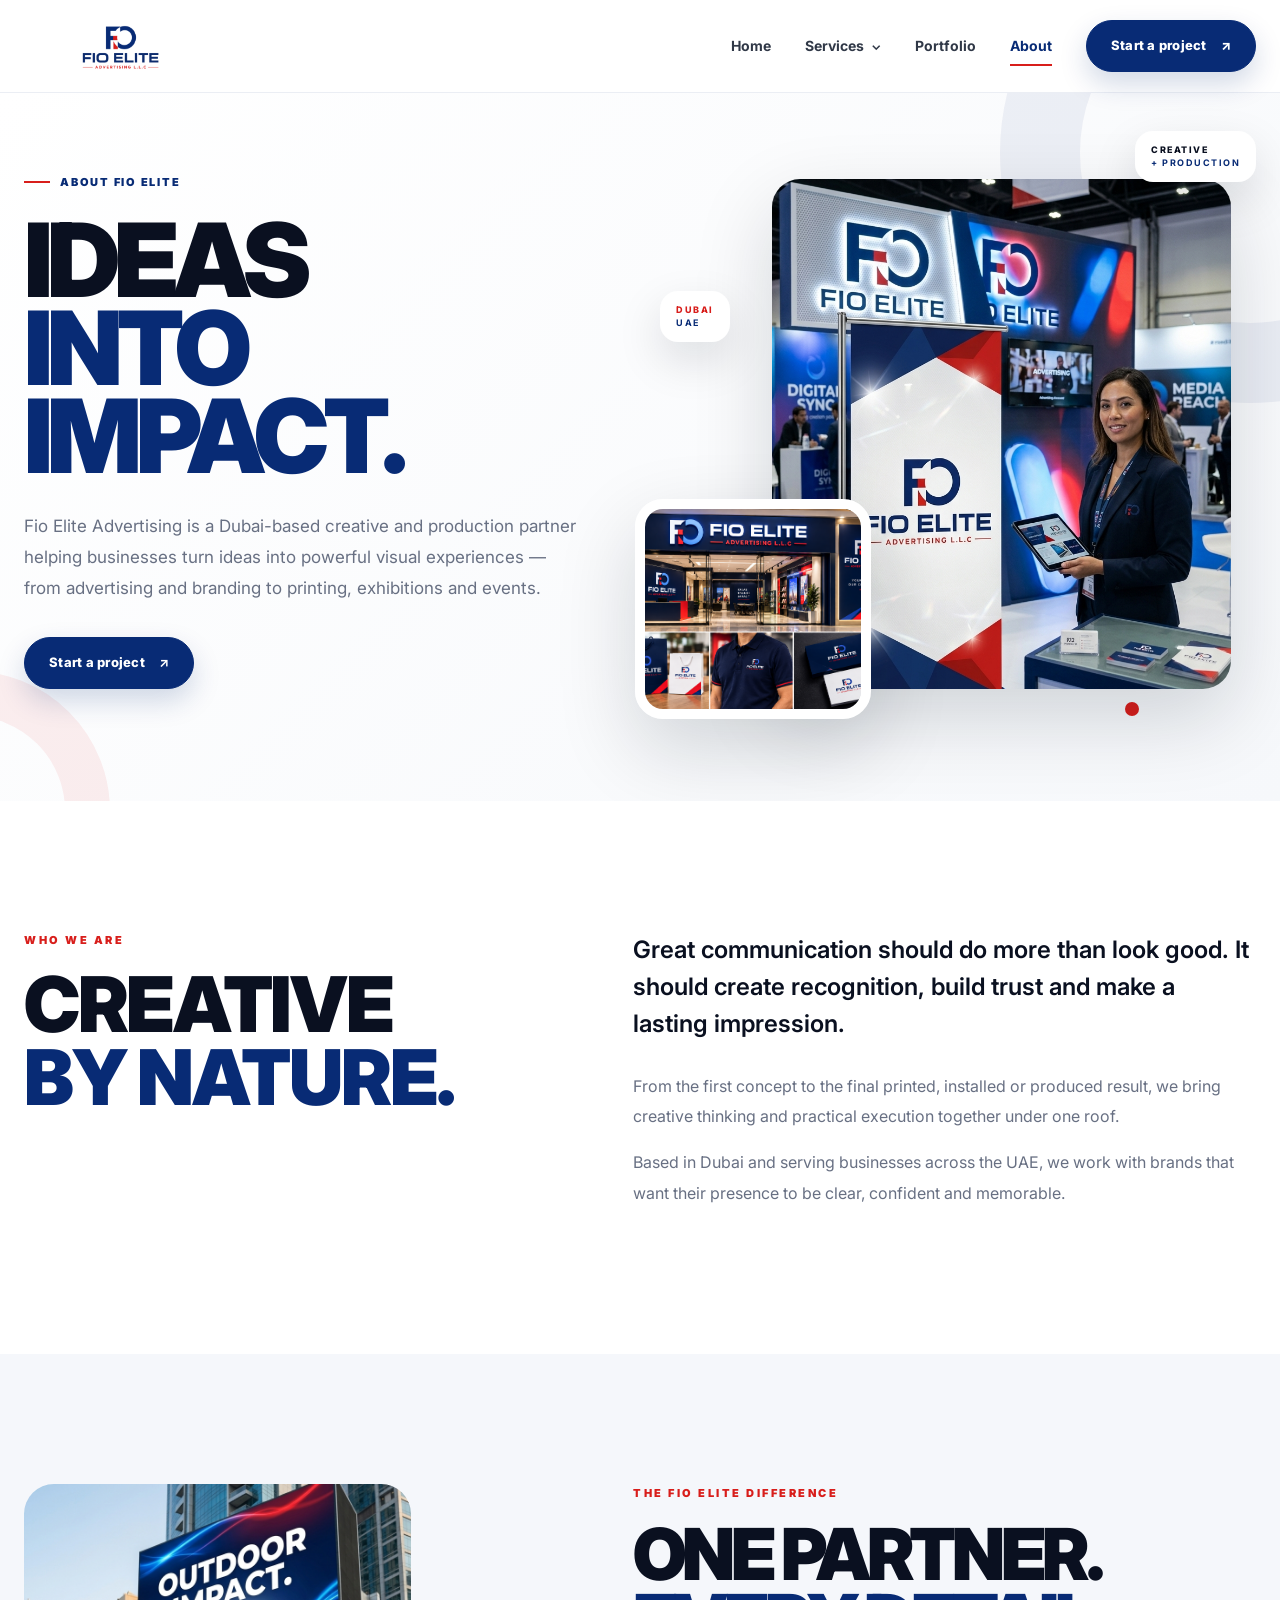
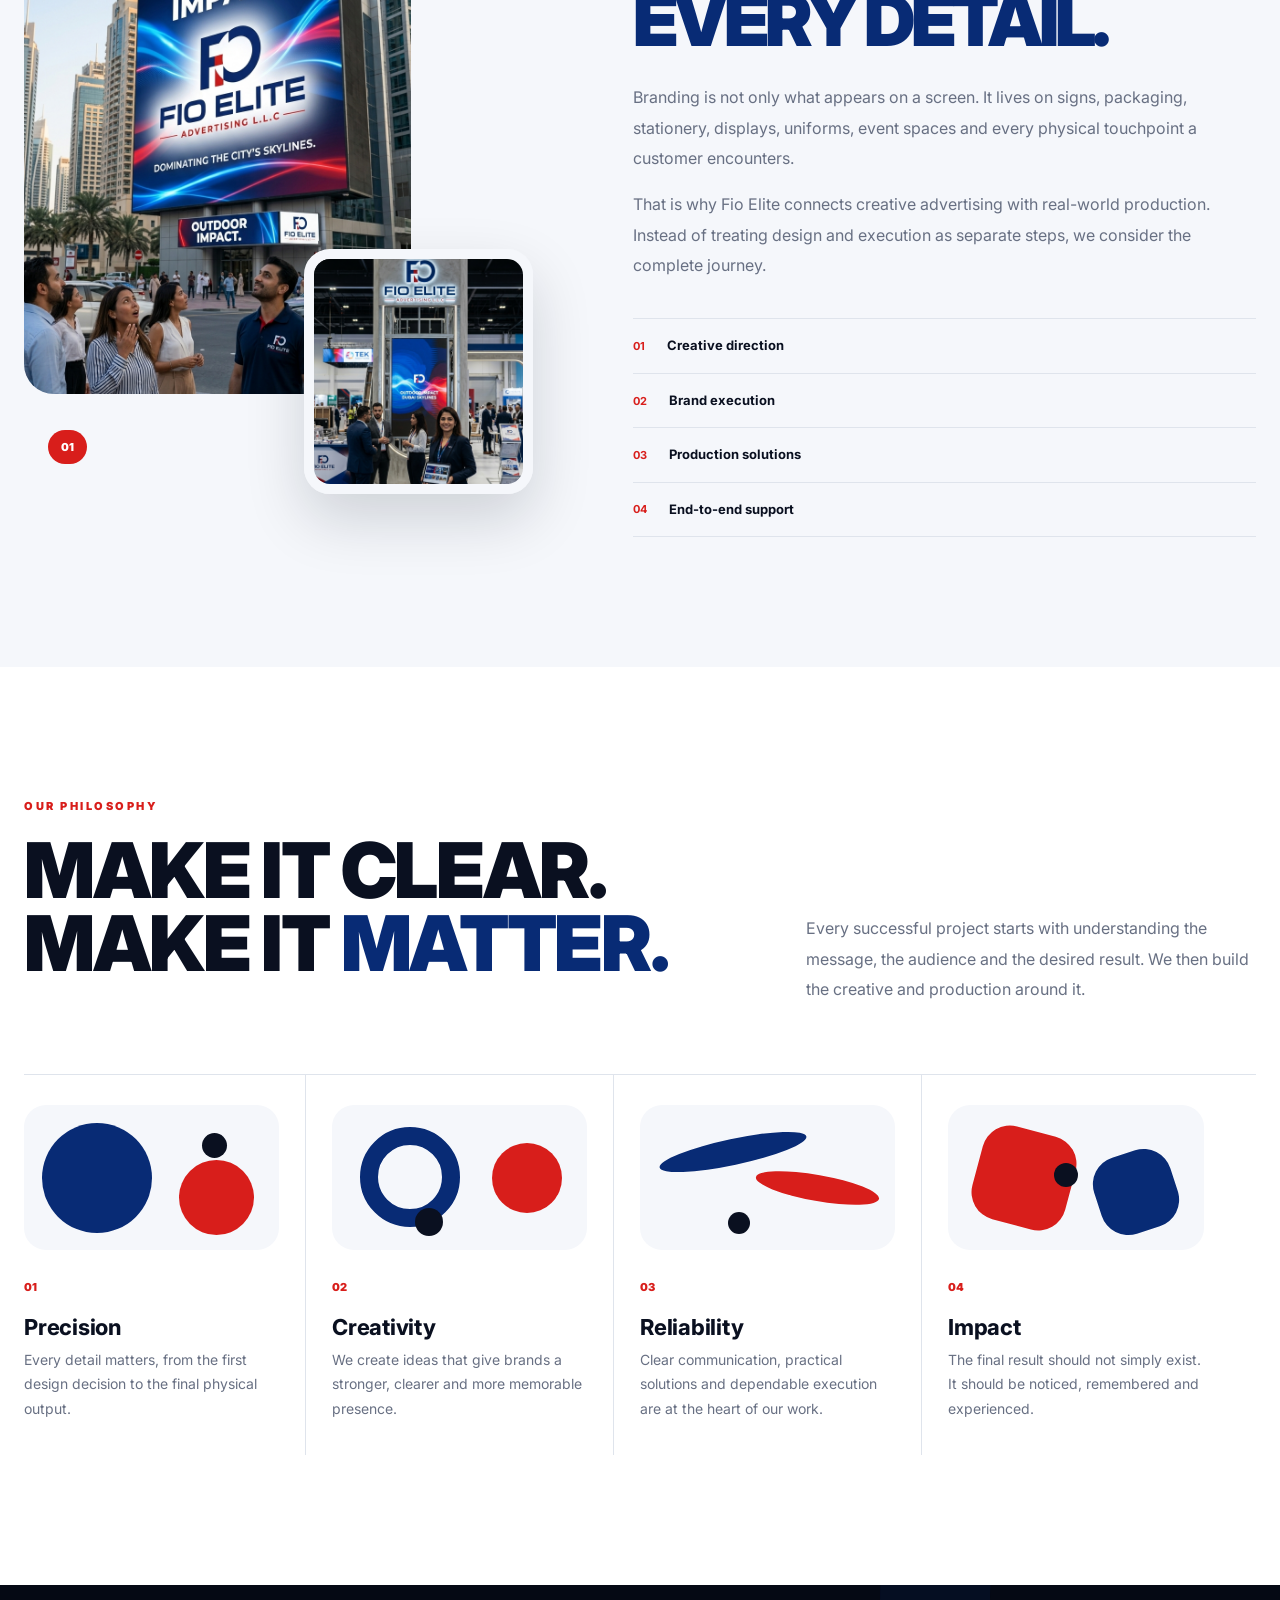
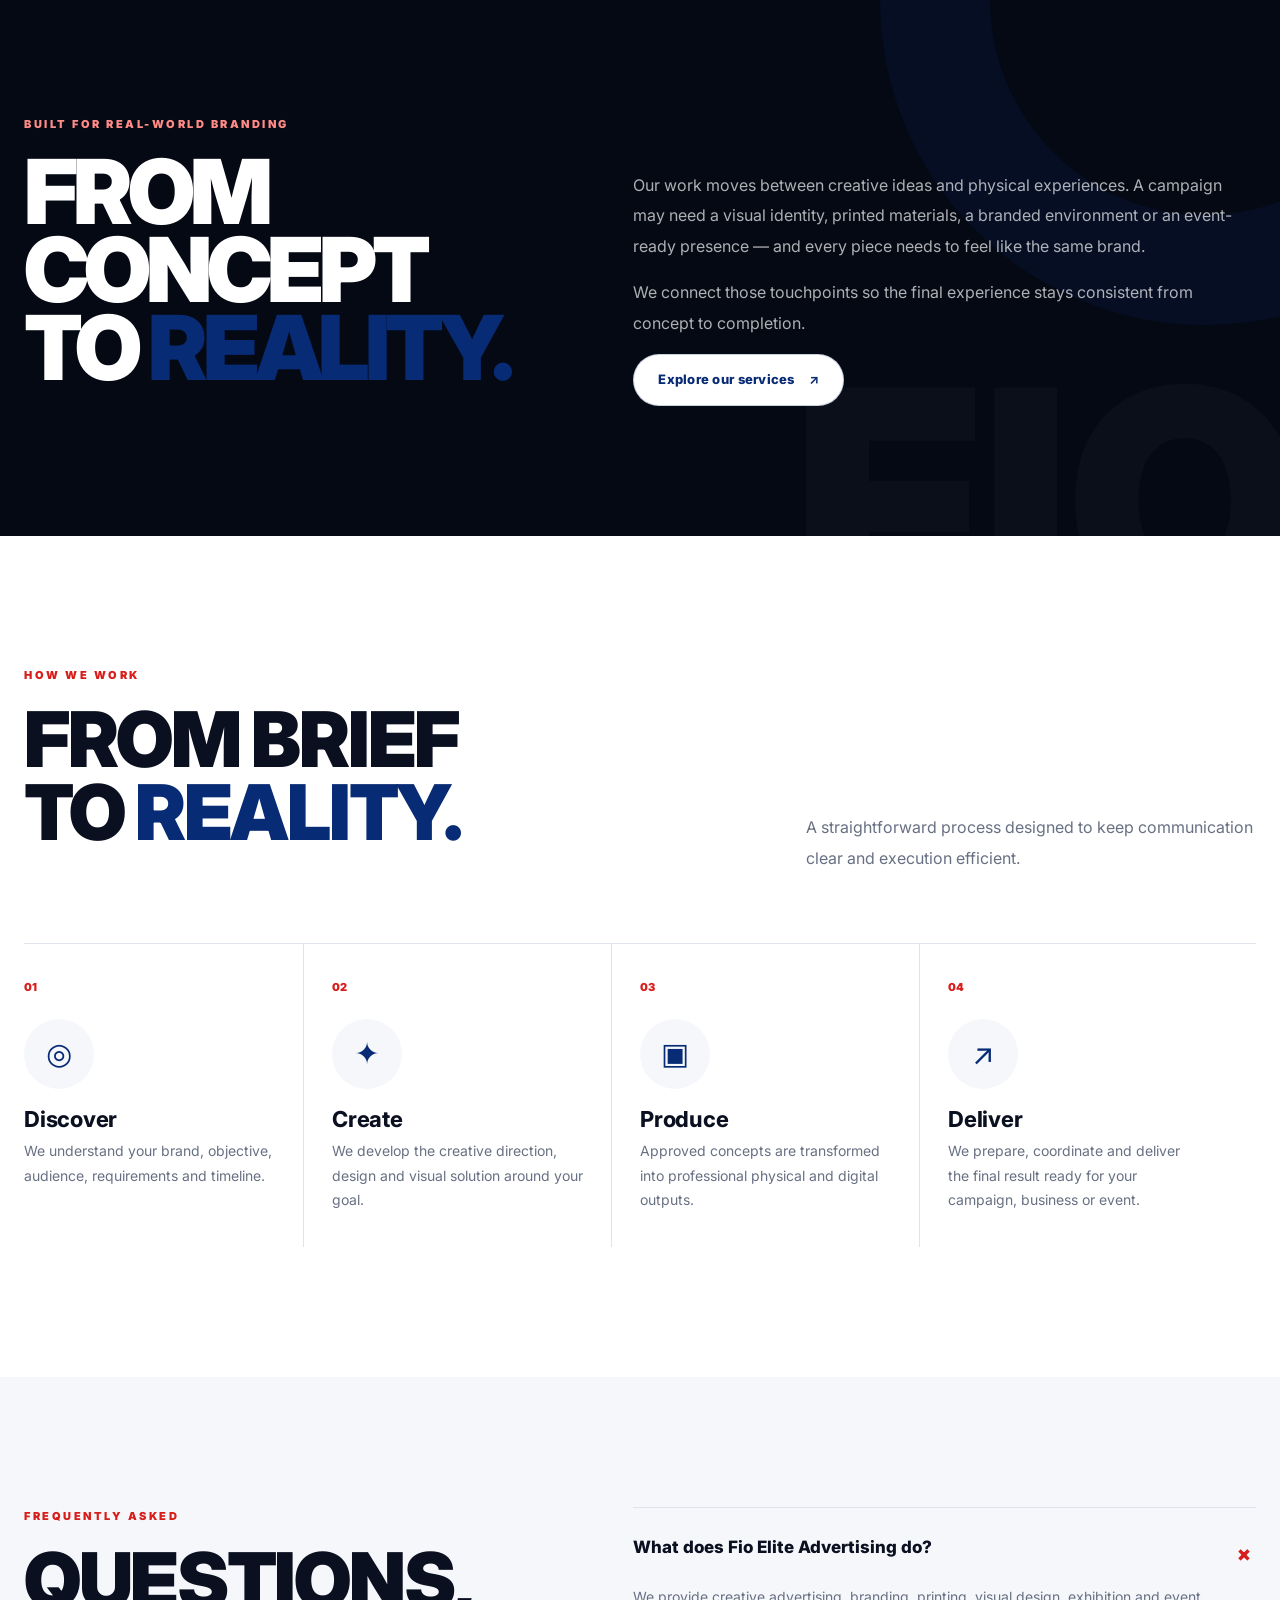
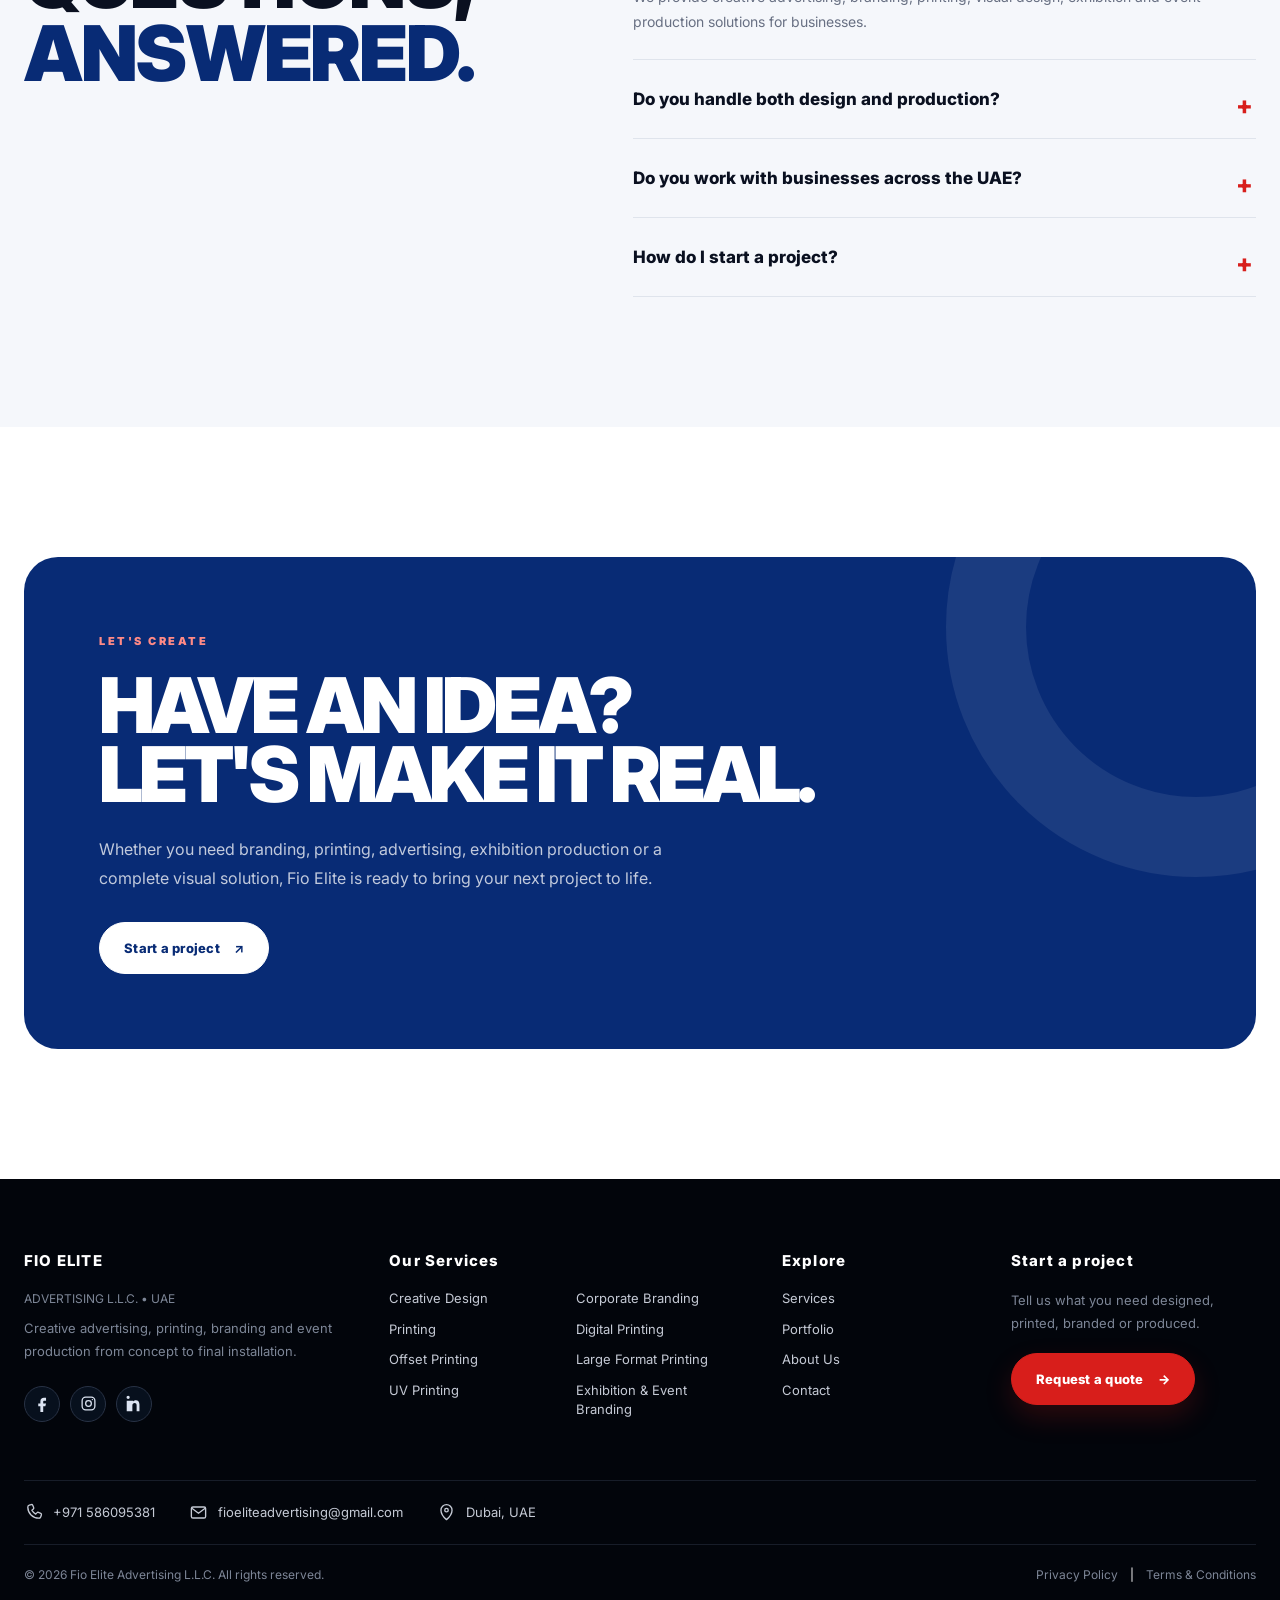
<file: Fio-elite website/about.html>
<!doctype html>
<html lang="en">
<head>
<meta charset="utf-8">
<meta name="viewport" content="width=device-width,initial-scale=1">
<title>About Fio Elite Advertising | Creative & Production Partner Dubai</title>
<meta name="description" content="Discover Fio Elite Advertising, a Dubai-based creative and production partner for advertising, branding, printing, exhibitions and events across the UAE.">
<meta name="robots" content="index,follow">
<link rel="canonical" href="https://www.fioelite.com/about.html">
<link rel="preconnect" href="https://fonts.googleapis.com">
<link rel="preconnect" href="https://fonts.gstatic.com" crossorigin>
<link href="https://fonts.googleapis.com/css2?family=Inter:wght@400;500;600;700;800;900&display=swap" rel="stylesheet">
<link rel="stylesheet" href="css/style.css">
<link rel="stylesheet" href="css/about.css">
</head>
<body>
<header class="site-header">
  <div class="container nav">
    <a href="home.html" class="logo-link" aria-label="Fio Elite Advertising home"><img src="source/fio-elite-logo.png" class="logo" alt="Fio Elite Advertising L.L.C. logo" width="260" height="150"></a>
    <nav class="navlinks" aria-label="Main navigation">
      <a href="home.html">Home</a>
      <details class="nav-service-menu">
        <summary class="nav-service-toggle">Services <span aria-hidden="true">⌄</span></summary>
        <div class="nav-service-list" aria-label="Services submenu">
          <a href="services.html">All Services</a>
          <a href="creative-design.html">Creative Design</a>
          <a href="corporate-branding.html">Corporate Branding</a>
          <a href="exhibition-branding.html">Exhibition & Event Branding</a>
          <a href="printing.html">Printing</a>
          <a href="digital-printing.html">Digital Printing</a>
          <a href="offset-printing.html">Offset Printing</a>
          <a href="uv-printing.html">UV Printing</a>
          <a href="large-format-printing.html">Large Format Printing</a>
        </div>
      </details>
      <a href="portfolio.html">Portfolio</a>
      <a href="about.html" aria-current="page">About</a>
      <a class="btn btn-blue nav-cta" href="contact.html">Start a project <span>↗</span></a>
    </nav>
    <button class="menu" aria-label="Toggle navigation" aria-expanded="false">☰</button>
  </div>
</header>
<main>
<section class="hero">
  <div class="hero-ring hero-ring-a"></div><div class="hero-ring hero-ring-b"></div><div class="hero-dot"></div>
  <div class="container hero-grid">
    <div class="hero-copy reveal">
      <div class="eyebrow"><span></span> About Fio Elite</div>
      <h1>IDEAS<br><strong>INTO IMPACT.</strong></h1>
      <p>Fio Elite Advertising is a Dubai-based creative and production partner helping businesses turn ideas into powerful visual experiences — from advertising and branding to printing, exhibitions and events.</p>
      <a class="btn btn-blue" href="contact.html">Start a project <b>↗</b></a>
    </div>
    <div class="hero-visual reveal">
      <div class="hero-image hero-image-main"><img src="source/about/Event presence.jpeg" alt="Exhibition and event branding"></div>
      <div class="hero-image hero-image-small"><img src="source/about/Reatil Identity image.png" alt="Retail identity and branding"></div>
      <div class="hero-tag tag-one">CREATIVE<br><b>+ PRODUCTION</b></div>
      <div class="hero-tag tag-two">DUBAI<br><b>UAE</b></div>
    </div>
  </div>
</section>

<section class="intro section">
  <div class="container intro-grid">
    <div class="section-title reveal"><span class="label">WHO WE ARE</span><h2>CREATIVE<br><em>BY NATURE.</em></h2></div>
    <div class="intro-copy reveal">
      <p class="lead">Great communication should do more than look good. It should create recognition, build trust and make a lasting impression.</p>
      <p>From the first concept to the final printed, installed or produced result, we bring creative thinking and practical execution together under one roof.</p>
      <p>Based in Dubai and serving businesses across the UAE, we work with brands that want their presence to be clear, confident and memorable.</p>
    </div>
  </div>
</section>

<section class="visual-story section">
  <div class="container visual-grid">
    <div class="story-gallery reveal">
      <div class="gallery-main"><img src="source/about/Out Door impact.jpeg" alt="Custom branded packaging"></div>
      <div class="gallery-float"><img src="source/about/exhibition build.jpeg" alt="Brand presence at an event"></div>
      <span class="gallery-number">01</span>
    </div>
    <div class="story-copy reveal">
      <span class="label">THE FIO ELITE DIFFERENCE</span>
      <h2>ONE PARTNER.<br><em>EVERY DETAIL.</em></h2>
      <p>Branding is not only what appears on a screen. It lives on signs, packaging, stationery, displays, uniforms, event spaces and every physical touchpoint a customer encounters.</p>
      <p>That is why Fio Elite connects creative advertising with real-world production. Instead of treating design and execution as separate steps, we consider the complete journey.</p>
      <div class="line-list"><div><b>01</b><span>Creative direction</span></div><div><b>02</b><span>Brand execution</span></div><div><b>03</b><span>Production solutions</span></div><div><b>04</b><span>End-to-end support</span></div></div>
    </div>
  </div>
</section>

<section class="values section">
  <div class="container">
    <div class="section-heading reveal"><div><span class="label">OUR PHILOSOPHY</span><h2>MAKE IT CLEAR.<br>MAKE IT <em>MATTER.</em></h2></div><p>Every successful project starts with understanding the message, the audience and the desired result. We then build the creative and production around it.</p></div>
    <div class="value-grid">
      <article class="value-card reveal"><div class="value-art art-one"><i></i><i></i><i></i></div><span>01</span><h3>Precision</h3><p>Every detail matters, from the first design decision to the final physical output.</p></article>
      <article class="value-card reveal"><div class="value-art art-two"><i></i><i></i><i></i></div><span>02</span><h3>Creativity</h3><p>We create ideas that give brands a stronger, clearer and more memorable presence.</p></article>
      <article class="value-card reveal"><div class="value-art art-three"><i></i><i></i><i></i></div><span>03</span><h3>Reliability</h3><p>Clear communication, practical solutions and dependable execution are at the heart of our work.</p></article>
      <article class="value-card reveal"><div class="value-art art-four"><i></i><i></i><i></i></div><span>04</span><h3>Impact</h3><p>The final result should not simply exist. It should be noticed, remembered and experienced.</p></article>
    </div>
  </div>
</section>

<section class="dark-story section">
  <div class="dark-orbit"></div><div class="dark-word">FIO</div>
  <div class="container dark-grid">
    <div class="reveal"><span class="label light">BUILT FOR REAL-WORLD BRANDING</span><h2>FROM<br>CONCEPT<br>TO <em>REALITY.</em></h2></div>
    <div class="dark-copy reveal"><p>Our work moves between creative ideas and physical experiences. A campaign may need a visual identity, printed materials, a branded environment or an event-ready presence — and every piece needs to feel like the same brand.</p><p>We connect those touchpoints so the final experience stays consistent from concept to completion.</p><a class="btn btn-outline" href="services.html">Explore our services <b>↗</b></a></div>
  </div>
</section>

<section class="process section">
  <div class="container">
    <div class="section-heading reveal"><div><span class="label">HOW WE WORK</span><h2>FROM BRIEF<br>TO <em>REALITY.</em></h2></div><p>A straightforward process designed to keep communication clear and execution efficient.</p></div>
    <div class="process-track">
      <article class="process-item reveal"><span>01</span><div class="process-icon">◎</div><h3>Discover</h3><p>We understand your brand, objective, audience, requirements and timeline.</p></article>
      <article class="process-item reveal"><span>02</span><div class="process-icon">✦</div><h3>Create</h3><p>We develop the creative direction, design and visual solution around your goal.</p></article>
      <article class="process-item reveal"><span>03</span><div class="process-icon">▣</div><h3>Produce</h3><p>Approved concepts are transformed into professional physical and digital outputs.</p></article>
      <article class="process-item reveal"><span>04</span><div class="process-icon">↗</div><h3>Deliver</h3><p>We prepare, coordinate and deliver the final result ready for your campaign, business or event.</p></article>
    </div>
  </div>
</section>

<section class="faq section">
  <div class="container faq-grid">
    <div class="section-title reveal"><span class="label">FREQUENTLY ASKED</span><h2>QUESTIONS,<br><em>ANSWERED.</em></h2></div>
    <div class="faq-list reveal">
      <details open><summary>What does Fio Elite Advertising do?</summary><p>We provide creative advertising, branding, printing, visual design, exhibition and event production solutions for businesses.</p></details>
      <details><summary>Do you handle both design and production?</summary><p>Yes. We can take a project from initial concept and design through production and final delivery.</p></details>
      <details><summary>Do you work with businesses across the UAE?</summary><p>Yes. Fio Elite is based in Dubai and supports businesses and brands across the UAE.</p></details>
      <details><summary>How do I start a project?</summary><p>Tell us what you need, your timeline and the outcome you want. Our team will take it from there.</p></details>
    </div>
  </div>
</section>

<section class="cta section">
  <div class="container"><div class="cta-box reveal"><div class="cta-orbit"></div><div class="cta-copy"><span class="label light">LET'S CREATE</span><h2>HAVE AN IDEA?<br>LET'S MAKE IT <em>REAL.</em></h2><p>Whether you need branding, printing, advertising, exhibition production or a complete visual solution, Fio Elite is ready to bring your next project to life.</p><a class="btn btn-white" href="contact.html">Start a project <b>↗</b></a></div></div></div>
</section>
</main>
<footer>
  <div class="container foot foot-expanded">
    <div class="foot-brand">
      <h3>FIO ELITE</h3>
      <div class="muted">ADVERTISING L.L.C. • UAE</div>
      <p class="muted">Creative advertising, printing, branding and event production from concept to final installation.</p>
      <div class="footer-social" aria-label="Social media">
        <a href="#" aria-label="Facebook" title="Facebook">
          <svg viewBox="0 0 24 24" aria-hidden="true"><path d="M14 8h3V4h-3c-3.1 0-5 1.9-5 5v3H6v4h3v8h4v-8h3l1-4h-4V9c0-.7.3-1 1-1Z"/></svg>
        </a>
        <a href="#" aria-label="Instagram" title="Instagram">
          <svg viewBox="0 0 24 24" aria-hidden="true"><rect x="3" y="3" width="18" height="18" rx="5"/><circle cx="12" cy="12" r="4"/><circle cx="17.5" cy="6.5" r="1" class="fill-dot"/></svg>
        </a>
        <a href="#" aria-label="LinkedIn" title="LinkedIn">
          <svg viewBox="0 0 24 24" aria-hidden="true"><path d="M5 8H1v15h4V8ZM3 1a2.3 2.3 0 1 0 0 4.6A2.3 2.3 0 0 0 3 1ZM9 8H5v15h4v-8.2c0-2.2 1.2-3.5 3.1-3.5 1.8 0 2.9 1.1 2.9 3.5V23h4v-9.6c0-4-2.1-6.1-5.1-6.1-1.8 0-3.2.8-3.9 2V8Z"/></svg>
        </a>
      </div>
    </div>
    <div class="foot-services">
      <h3>Our Services</h3>
      <ul>
        <li><a href="creative-design.html">Creative Design</a></li>
        <li><a href="corporate-branding.html">Corporate Branding</a></li>
        <li><a href="exhibition-branding.html">Exhibition & Event Branding</a></li>
        <li><a href="printing.html">Printing</a></li>
        <li><a href="digital-printing.html">Digital Printing</a></li>
        <li><a href="offset-printing.html">Offset Printing</a></li>
        <li><a href="uv-printing.html">UV Printing</a></li>
        <li><a href="large-format-printing.html">Large Format Printing</a></li>
      </ul>
    </div>
    <div class="foot-explore">
      <h3>Explore</h3>
      <p>
        <a href="services.html">Services</a>
        <a href="portfolio.html">Portfolio</a>
        <a href="about.html">About Us</a>
        <a href="contact.html">Contact</a>
      </p>
    </div>
    <div class="foot-start">
      <h3>Start a project</h3>
      <p class="muted">Tell us what you need designed, printed, branded or produced.</p>
      <a class="btn btn-red" href="contact.html">Request a quote <span>→</span></a>
    </div>
  </div>
  <div class="container footer-contact">
    <a class="footer-contact-item" href="tel:+971586095381" aria-label="Call Fio Elite">
      <svg viewBox="0 0 24 24" aria-hidden="true"><path d="M6.6 2.8 9.2 2a1.5 1.5 0 0 1 1.8.8l1.2 3a1.5 1.5 0 0 1-.4 1.7L10 9.2a15.8 15.8 0 0 0 4.8 4.8l1.7-1.8a1.5 1.5 0 0 1 1.7-.4l3 1.2a1.5 1.5 0 0 1 .8 1.8l-.8 2.6a2.5 2.5 0 0 1-2.5 1.8C10.9 19 5 13.1 4.8 5.3a2.5 2.5 0 0 1 1.8-2.5Z"/></svg>
      <span>+971 586095381</span>
    </a>
    <a class="footer-contact-item" href="mailto:fioeliteadvertising@gmail.com" aria-label="Email Fio Elite">
      <svg viewBox="0 0 24 24" aria-hidden="true"><rect x="3" y="5" width="18" height="14" rx="2"/><path d="m4 7 8 6 8-6"/></svg>
      <span>fioeliteadvertising@gmail.com</span>
    </a>
    <div class="footer-contact-item">
      <svg viewBox="0 0 24 24" aria-hidden="true"><path d="M12 21s7-6.1 7-12a7 7 0 1 0-14 0c0 5.9 7 12 7 12Z"/><circle cx="12" cy="9" r="2.2"/></svg>
      <span>Dubai, UAE</span>
    </div>
  </div>
  <div class="container footer-bottom">
    <div class="muted">© 2026 Fio Elite Advertising L.L.C. All rights reserved.</div>
    <div class="footer-legal"><a href="#">Privacy Policy</a><span>|</span><a href="#">Terms &amp; Conditions</a></div>
  </div>
</footer>
<script src="js/main.js"></script>
</body>
</html>
</file>
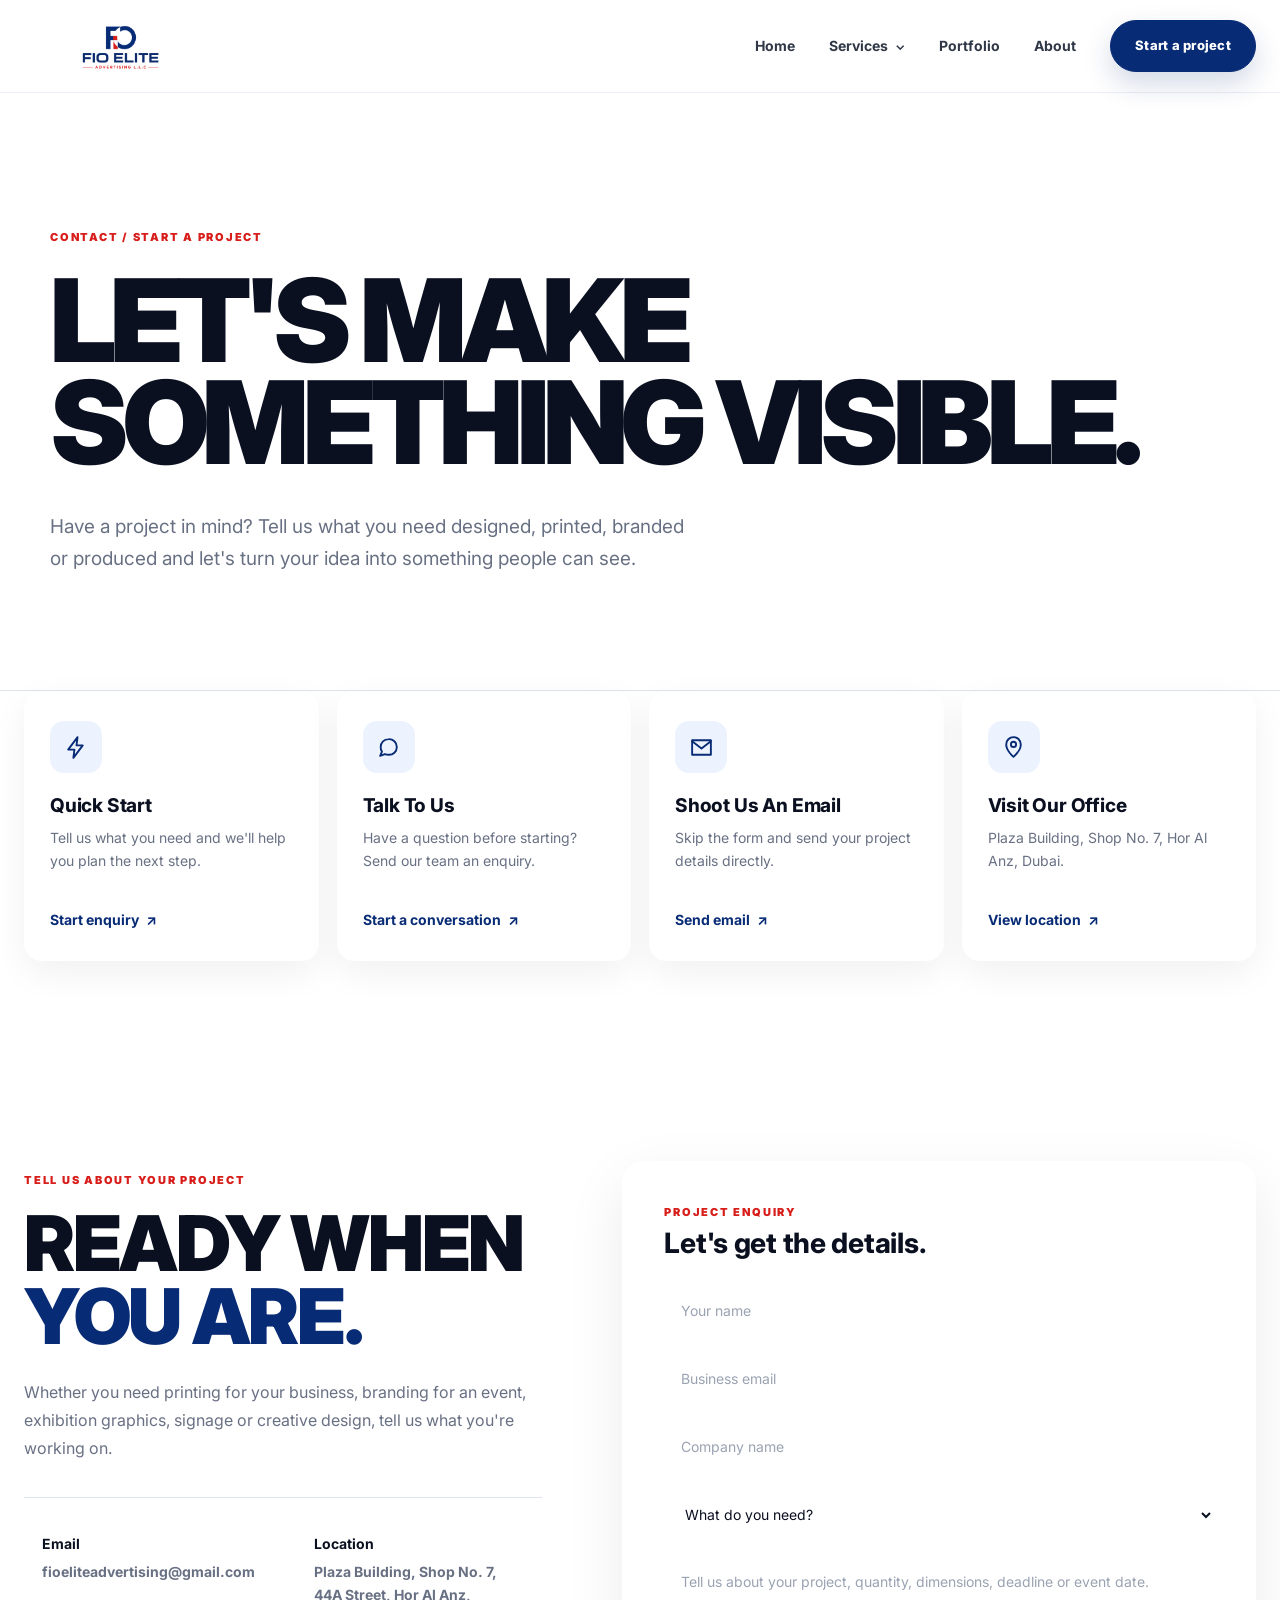
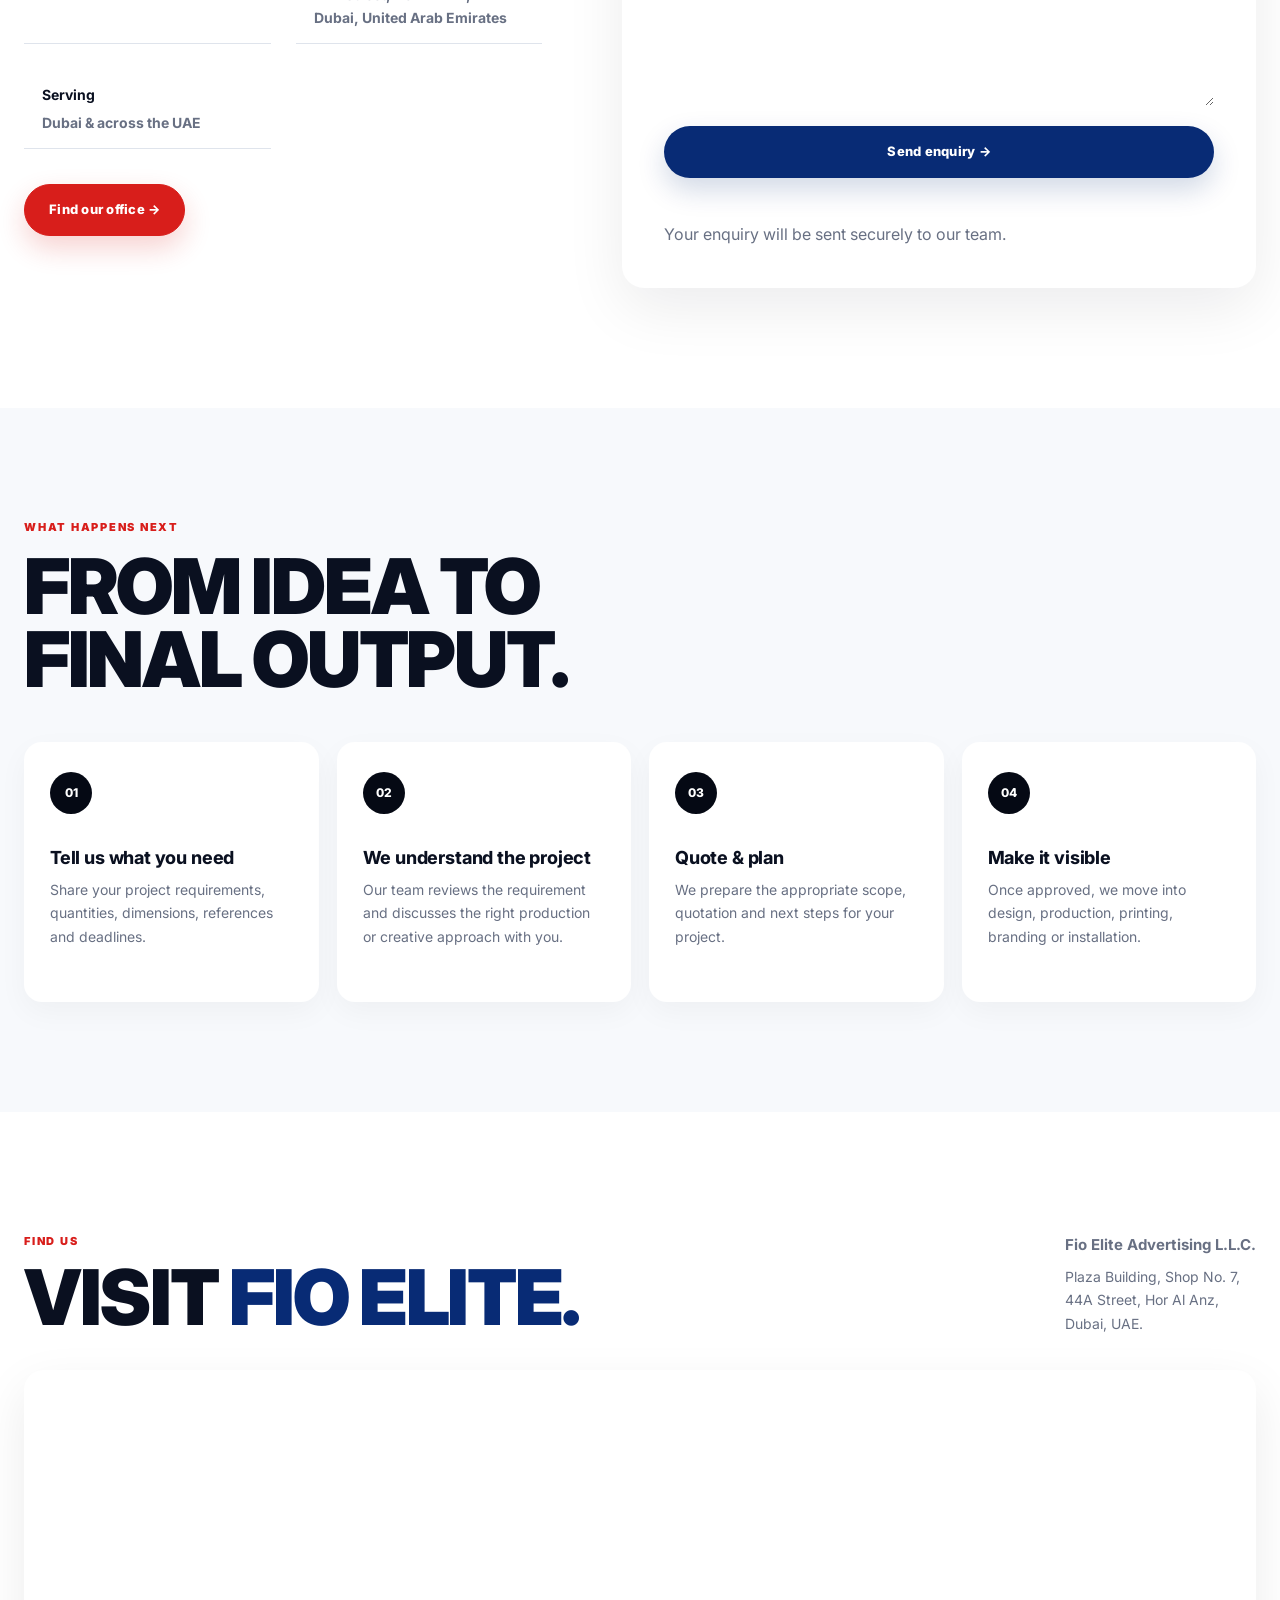
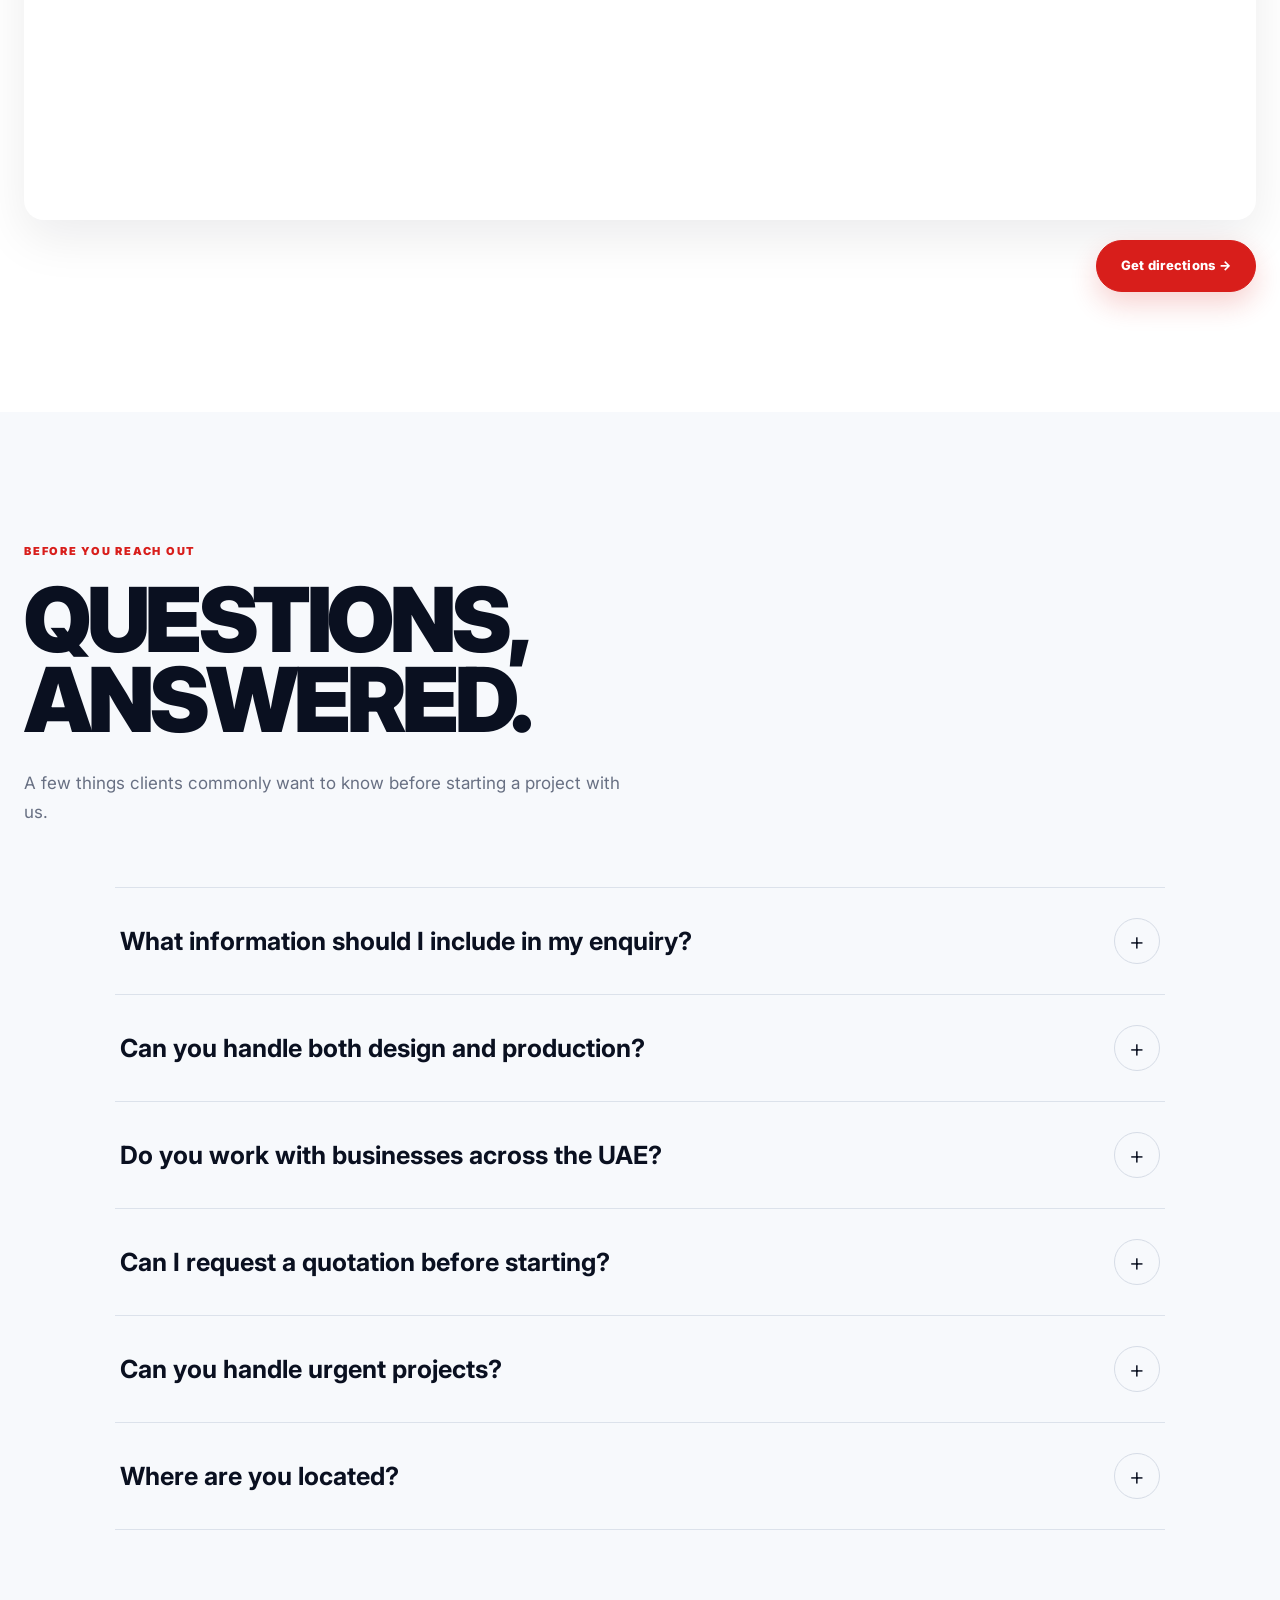
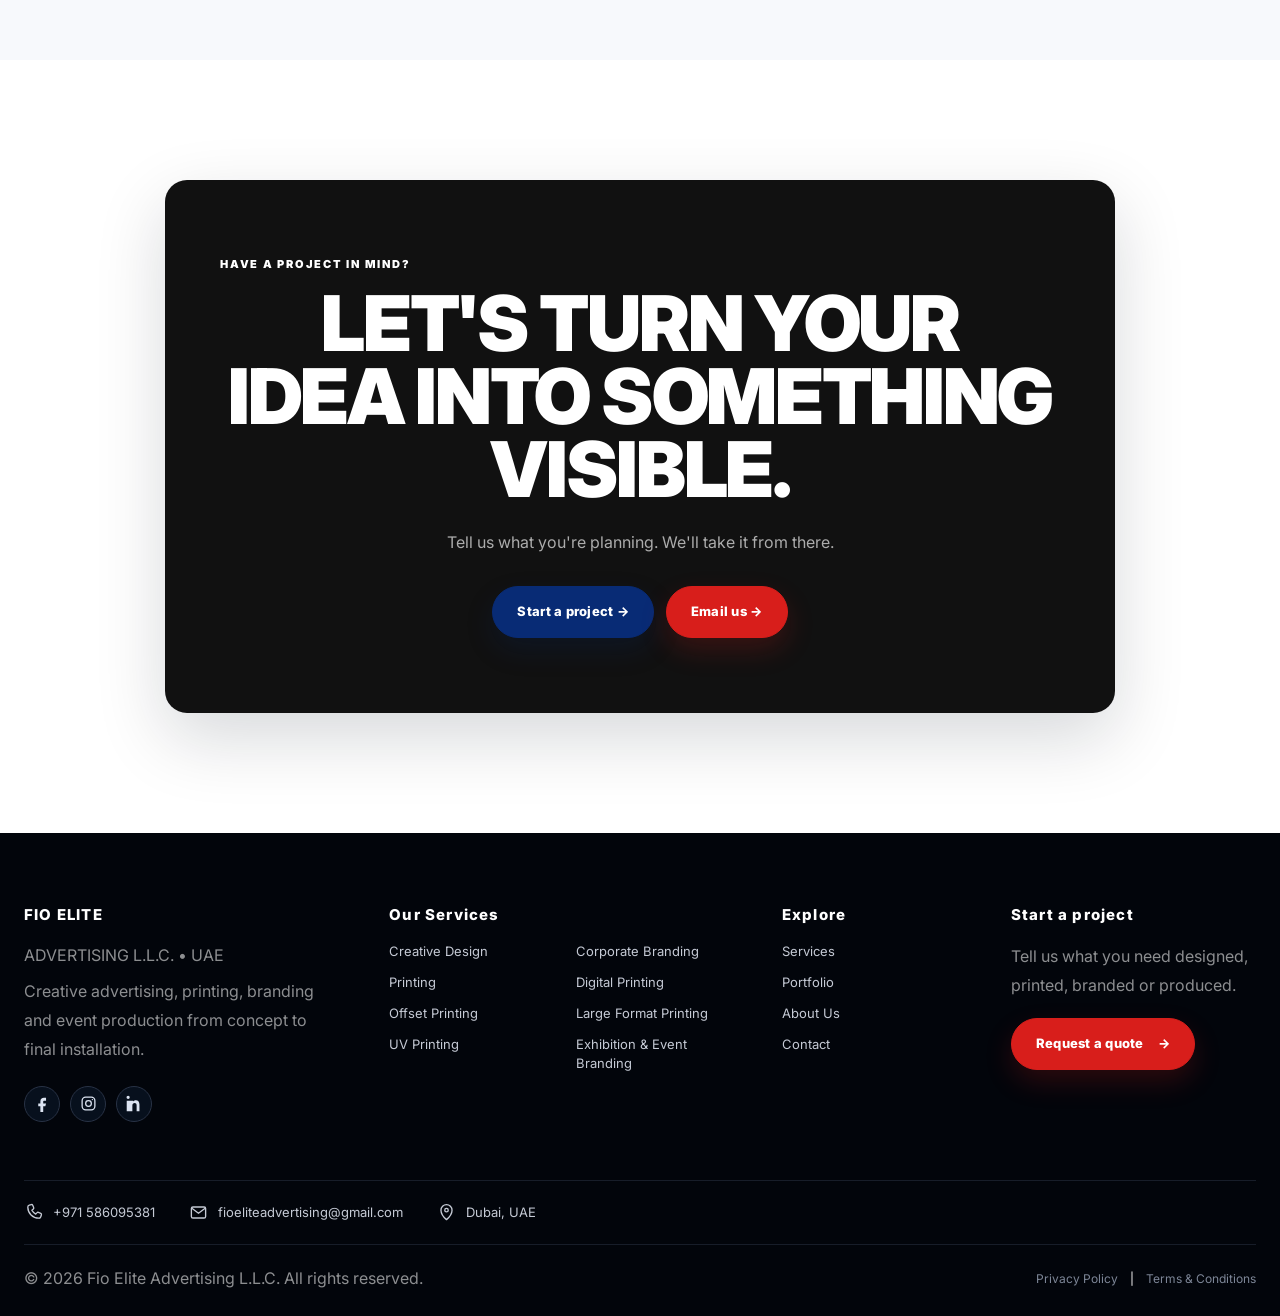
<file: Fio-elite website/contact.html>
<!doctype html>
<html lang="en">

<head>

  <meta charset="utf-8">

  <meta
    name="viewport"
    content="width=device-width, initial-scale=1"
  >

  <title>
    Contact Fio Elite Advertising | Get a Quote in Dubai
  </title>

  <meta
    name="description"
    content="Contact Fio Elite Advertising for advertising, printing, branding, exhibition and creative design enquiries in Dubai and across the UAE."
  >

  <meta
    name="robots"
    content="index,follow"
  >

  <link
    rel="canonical"
    href="https://www.fioelite.com/contact.html"
  >

  <!-- OPEN GRAPH -->

  <meta
    property="og:type"
    content="website"
  >

  <meta
    property="og:title"
    content="Contact Fio Elite Advertising | Get a Quote in Dubai"
  >

  <meta
    property="og:description"
    content="Contact Fio Elite Advertising for advertising, printing, branding, exhibition and creative design enquiries in Dubai and across the UAE."
  >

  <meta
    property="og:url"
    content="https://www.fioelite.com/contact.html"
  >

  <meta
    property="og:image"
    content="https://www.fioelite.com/assets/fio-elite-logo.png"
  >

  <!-- TWITTER -->

  <meta
    name="twitter:card"
    content="summary_large_image"
  >

  <!-- WEB FONT -->

  <link rel="preconnect" href="https://fonts.googleapis.com">
  <link rel="preconnect" href="https://fonts.gstatic.com" crossorigin>
  <link href="https://fonts.googleapis.com/css2?family=Inter:wght@400;500;600;700;800;900&display=swap" rel="stylesheet">

  <!-- GLOBAL CSS -->

  <link
    rel="stylesheet"
    href="css/style.css"
  >

  <!-- CONTACT PAGE CSS -->

  <link
    rel="stylesheet"
    href="css/contact.css"
  >

  <!-- LOCAL BUSINESS SCHEMA -->

  <script type="application/ld+json">
  {
    "@context": "https://schema.org",
    "@type": "LocalBusiness",
    "name": "Fio Elite Advertising L.L.C.",
    "description": "Advertising, branding, printing and event production services for businesses in Dubai and across the UAE.",
    "image": "https://www.fioelite.com/assets/fio-elite-logo.png",
    "url": "https://www.fioelite.com",
    "email": "fioeliteadvertising@gmail.com",
    "address": {
      "@type": "PostalAddress",
      "streetAddress": "Plaza Building, Shop No. 7, 44A Street, Hor Al Anz",
      "addressLocality": "Dubai",
      "addressCountry": "AE"
    }
  }
  </script>

</head>


<body class="contact-page">

  <!-- =====================================================
       HEADER
  ====================================================== -->

  <header class="site-header">

    <div class="container nav">

      <a
        href="home.html"
        class="logo-link"
        aria-label="Fio Elite Advertising home"
      >

        <img
          src="source/fio-elite-logo.png"
          class="logo"
          alt="Fio Elite Advertising L.L.C. logo"
          width="260"
          height="150"
        >

      </a>

      <nav
        class="navlinks"
        aria-label="Main navigation"
      >

        <a href="home.html">
          Home
        </a>

        <details class="nav-service-menu">
          <summary class="nav-service-toggle">Services <span aria-hidden="true">⌄</span></summary>
          <div class="nav-service-list" aria-label="Services submenu">
          <a href="services.html">All Services</a>
          <a href="creative-design.html">Creative Design</a>
          <a href="corporate-branding.html">Corporate Branding</a>
          <a href="exhibition-branding.html">Exhibition & Event Branding</a>
          <a href="printing.html">Printing</a>
          <a href="digital-printing.html">Digital Printing</a>
          <a href="offset-printing.html">Offset Printing</a>
          <a href="uv-printing.html">UV Printing</a>
          <a href="large-format-printing.html">Large Format Printing</a>
        </div>
        </details>

        <a href="portfolio.html">
          Portfolio
        </a>

        <a href="about.html">
          About
        </a>

        <a
          class="btn btn-blue nav-cta"
          href="contact.html"
        >
          Start a project
        </a>

      </nav>

      <button
        class="menu"
        aria-label="Toggle navigation"
        aria-expanded="false"
      >
        ☰
      </button>

    </div>

  </header>


  <!-- =====================================================
       MAIN
  ====================================================== -->

  <main>

    <!-- HERO -->

    <section class="page-hero contact-hero">

      <div class="container reveal">

        <div class="eyebrow">
          Contact / Start a Project
        </div>

        <h1>
          LET'S MAKE<br>

          <span class="gradient-red">
            SOMETHING VISIBLE.
          </span>
        </h1>

        <p>
          Have a project in mind?
          Tell us what you need designed,
          printed, branded or produced and
          let's turn your idea into something
          people can see.
        </p>

      </div>

    </section>


    <!-- QUICK CONTACT OPTIONS -->

    <section class="quick-contact-section">

      <div class="container">

        <div class="quick-contact-grid">

          <a
            href="#contact-form-section"
            class="quick-contact-card"
          >

            <div class="quick-icon">

              <svg
                viewBox="0 0 24 24"
                aria-hidden="true"
              >

                <path
                  d="M13 2L4 14h6l-1 8 9-12h-6l1-8z"
                />

              </svg>

            </div>

            <h3>
              Quick Start
            </h3>

            <p>
              Tell us what you need and we'll
              help you plan the next step.
            </p>

            <span class="quick-link">
              Start enquiry
              <span>↗</span>
            </span>

          </a>


          <a
            href="mailto:fioeliteadvertising@gmail.com?subject=Fio%20Elite%20Project%20Enquiry"
            class="quick-contact-card"
          >

            <div class="quick-icon">

              <svg
                viewBox="0 0 24 24"
                aria-hidden="true"
              >

                <path
                  d="M20 11.5a7.5 7.5 0 0 1-8 7.5 8.7 8.7 0 0 1-3.4-.7L4 20l1.7-4.1A7.3 7.3 0 0 1 4.5 11.5 7.5 7.5 0 0 1 12 4a7.5 7.5 0 0 1 8 7.5z"
                />

              </svg>

            </div>

            <h3>
              Talk To Us
            </h3>

            <p>
              Have a question before starting?
              Send our team an enquiry.
            </p>

            <span class="quick-link">
              Start a conversation
              <span>↗</span>
            </span>

          </a>


          <a
            href="mailto:fioeliteadvertising@gmail.com"
            class="quick-contact-card"
          >

            <div class="quick-icon">

              <svg
                viewBox="0 0 24 24"
                aria-hidden="true"
              >

                <path
                  d="M3 5h18v14H3z"
                />

                <path
                  d="M3 6l9 7 9-7"
                />

              </svg>

            </div>

            <h3>
              Shoot Us An Email
            </h3>

            <p>
              Skip the form and send your
              project details directly.
            </p>

            <span class="quick-link">
              Send email
              <span>↗</span>
            </span>

          </a>


          <a
            href="#location"
            class="quick-contact-card"
          >

            <div class="quick-icon">

              <svg
                viewBox="0 0 24 24"
                aria-hidden="true"
              >

                <path
                  d="M12 21s7-6.1 7-12a7 7 0 1 0-14 0c0 5.9 7 12 7 12z"
                />

                <circle
                  cx="12"
                  cy="9"
                  r="2.5"
                />

              </svg>

            </div>

            <h3>
              Visit Our Office
            </h3>

            <p>
              Plaza Building, Shop No. 7,
              Hor Al Anz, Dubai.
            </p>

            <span class="quick-link">
              View location
              <span>↗</span>
            </span>

          </a>

        </div>

      </div>

    </section>


    <!-- PROJECT ENQUIRY -->

    <section
      class="container contact-main-section"
      id="contact-form-section"
    >

      <div class="contact-grid">

        <!-- LEFT -->

        <div class="reveal contact-intro">

          <div class="eyebrow">
            Tell us about your project
          </div>

          <h2>
            READY WHEN<br>

            <span class="blue">
              YOU ARE.
            </span>
          </h2>

          <p class="muted">
            Whether you need printing for your business,
            branding for an event, exhibition graphics,
            signage or creative design, tell us what
            you're working on.
          </p>

          <div class="feature-list">

            <div>

              <strong>
                Email
              </strong>

              <br>

              <a
                class="muted contact-detail-link"
                href="mailto:fioeliteadvertising@gmail.com"
              >
                fioeliteadvertising@gmail.com
              </a>

            </div>


            <div>

              <strong>
                Location
              </strong>

              <br>

              <span class="muted">
                Plaza Building, Shop No. 7,<br>
                44A Street, Hor Al Anz,<br>
                Dubai, United Arab Emirates
              </span>

            </div>


            <div>

              <strong>
                Serving
              </strong>

              <br>

              <span class="muted">
                Dubai & across the UAE
              </span>

            </div>

          </div>

          <a
            href="#location"
            class="btn btn-red contact-location-button"
          >
            Find our office →
          </a>

        </div>


        <!-- FORM -->

        <form
          class="form reveal"
          id="contact-form"
          action="https://formspree.io/f/xyeyvbqq"
          method="POST"
        >

          <div class="form-heading">

            <span class="eyebrow">
              Project enquiry
            </span>

            <h3>
              Let's get the details.
            </h3>

          </div>


          <input
            type="text"
            name="name"
            placeholder="Your name"
            aria-label="Your name"
            autocomplete="name"
            required
          >


          <input
            type="email"
            name="email"
            placeholder="Business email"
            aria-label="Business email"
            autocomplete="email"
            required
          >


          <input
            type="text"
            name="company"
            placeholder="Company name"
            aria-label="Company name"
            autocomplete="organization"
          >


          <select
            name="service"
            aria-label="Service"
            required
          >

            <option value="">
              What do you need?
            </option>

            <option value="Digital Printing">
              Digital Printing
            </option>

            <option value="Offset Printing">
              Offset Printing
            </option>

            <option value="UV Printing">
              UV Printing
            </option>

            <option value="Large Format Printing">
              Large Format Printing
            </option>

            <option value="Corporate Branding">
              Corporate Branding
            </option>

            <option value="Exhibition & Event Branding">
              Exhibition & Event Branding
            </option>

            <option value="Creative Visual Design">
              Creative Visual Design
            </option>

          </select>


          <textarea
            name="message"
            placeholder="Tell us about your project, quantity, dimensions, deadline or event date."
            aria-label="Project details"
            required
          ></textarea>


          <input
            type="hidden"
            name="_subject"
            value="New Project Enquiry - Fio Elite Advertising"
          >


          <button
            class="btn btn-blue"
            id="submit-button"
            type="submit"
          >
            Send enquiry →
          </button>


          <div
            id="form-status"
            role="status"
            aria-live="polite"
          ></div>


          <small class="muted">
            Your enquiry will be sent securely to our team.
          </small>

        </form>

      </div>

    </section>


    <!-- PROCESS -->

    <section class="process-section">

      <div class="container">

        <div class="section-heading">

          <div class="eyebrow">
            What happens next
          </div>

          <h2>
            FROM IDEA TO<br>

            <span class="gradient-red">
              FINAL OUTPUT.
            </span>
          </h2>

        </div>


        <div class="process-grid">

          <div class="process-card">

            <span class="process-number">
              01
            </span>

            <h3>
              Tell us what you need
            </h3>

            <p class="muted">
              Share your project requirements,
              quantities, dimensions, references
              and deadlines.
            </p>

          </div>


          <div class="process-card">

            <span class="process-number">
              02
            </span>

            <h3>
              We understand the project
            </h3>

            <p class="muted">
              Our team reviews the requirement
              and discusses the right production
              or creative approach with you.
            </p>

          </div>


          <div class="process-card">

            <span class="process-number">
              03
            </span>

            <h3>
              Quote & plan
            </h3>

            <p class="muted">
              We prepare the appropriate
              scope, quotation and next steps
              for your project.
            </p>

          </div>


          <div class="process-card">

            <span class="process-number">
              04
            </span>

            <h3>
              Make it visible
            </h3>

            <p class="muted">
              Once approved, we move into
              design, production, printing,
              branding or installation.
            </p>

          </div>

        </div>

      </div>

    </section>


    <!-- GOOGLE MAP -->

    <section
      class="container map-section"
      id="location"
    >

      <div class="map-heading">

        <div>

          <div class="eyebrow">
            Find us
          </div>

          <h2>
            VISIT

            <span class="blue">
              FIO ELITE.
            </span>
          </h2>

        </div>


        <div class="map-address">

          <strong>
            Fio Elite Advertising L.L.C.
          </strong>

          <span>
            Plaza Building, Shop No. 7,<br>
            44A Street, Hor Al Anz,<br>
            Dubai, UAE.
          </span>

        </div>

      </div>


      <div class="map-wrapper">

        <iframe
          src="https://www.google.com/maps?q=FIO%20ELITE%20ADVERTISING%2C%20Plaza%20Building%2C%20Shop%20No.%207%2C%2044A%20Street%2C%20Hor%20Al%20Anz%2C%20Dubai&output=embed"
          width="100%"
          height="450"
          style="border:0;"
          allowfullscreen=""
          loading="lazy"
          referrerpolicy="no-referrer-when-downgrade"
          title="Fio Elite Advertising location on Google Maps"
        >
        </iframe>

      </div>


      <div class="map-actions">

        <a
          class="btn btn-red"
          href="https://www.google.com/maps/dir//FIO+ELITE+ADVERTISING%D8%8C+Plaza+Building+Landmark:+-+Shop+no:+7,+44A-Street+-+Hor+Al+Anz+St+-+behind+United+Hypermarket+-+Hor+Al+Anz+-+Dubai%E2%80%AD/@25.2716221,55.3065672,14.25z/data=!4m8!4m7!1m0!1m5!1m1!1s0x3e5f5d143505e943:0xc36b212264618bc6!2m2!1d55.331395!2d25.2723218?entry=ttu&g_ep=EgoyMDI2MDkwOS4wIKXMDSoASAFQAw%3D%3D"
          target="_blank"
          rel="noopener noreferrer"
        >
          Get directions →
        </a>

      </div>

    </section>


    <!-- FAQ -->

    <section class="faq-section">

      <div class="container">

        <div class="section-heading">

          <div class="eyebrow">
            Before you reach out
          </div>

          <h2>
            QUESTIONS,

            <span class="gradient-red">
              ANSWERED.
            </span>
          </h2>

          <p class="muted">
            A few things clients commonly want to know
            before starting a project with us.
          </p>

        </div>


        <div class="faq-list">

          <details>

            <summary>
              What information should I include in my enquiry?
              <span>+</span>
            </summary>

            <div class="faq-answer">
              Include the type of service you need,
              approximate quantity, dimensions, preferred
              materials, artwork availability and deadline
              whenever possible.
            </div>

          </details>


          <details>

            <summary>
              Can you handle both design and production?
              <span>+</span>
            </summary>

            <div class="faq-answer">
              Yes. Fio Elite can support projects across
              creative visual design, printing, corporate
              branding, large-format production and
              exhibition or event branding.
            </div>

          </details>


          <details>

            <summary>
              Do you work with businesses across the UAE?
              <span>+</span>
            </summary>

            <div class="faq-answer">
              Yes. We are based in Dubai and can support
              advertising, printing, branding and production
              requirements across the UAE.
            </div>

          </details>


          <details>

            <summary>
              Can I request a quotation before starting?
              <span>+</span>
            </summary>

            <div class="faq-answer">
              Yes. Send us your project requirements through
              the enquiry form or by email and we can review
              the scope and prepare the appropriate quotation.
            </div>

          </details>


          <details>

            <summary>
              Can you handle urgent projects?
              <span>+</span>
            </summary>

            <div class="faq-answer">
              Urgent requirements can be discussed with our
              team. Availability depends on the project scope,
              production requirements and deadline.
            </div>

          </details>


          <details>

            <summary>
              Where are you located?
              <span>+</span>
            </summary>

            <div class="faq-answer">
              Fio Elite Advertising L.L.C. is located at
              Plaza Building, Shop No. 7, 44A Street,
              Hor Al Anz, Dubai, United Arab Emirates.
            </div>

          </details>

        </div>

      </div>

    </section>


    <!-- FINAL CTA -->

    <section class="contact-cta">

      <div class="container">

        <div class="cta-inner">

          <div class="eyebrow">
            Have a project in mind?
          </div>

          <h2>
            LET'S TURN YOUR<br>

            <span class="gradient-red">
              IDEA INTO SOMETHING VISIBLE.
            </span>
          </h2>

          <p class="muted">
            Tell us what you're planning.
            We'll take it from there.
          </p>

          <div class="cta-buttons">

            <a
              href="#contact-form-section"
              class="btn btn-blue"
            >
              Start a project →
            </a>

            <a
              href="mailto:fioeliteadvertising@gmail.com"
              class="btn btn-red"
            >
              Email us →
            </a>

          </div>

        </div>

      </div>

    </section>

  </main>


  <!-- =====================================================
       FOOTER
  ====================================================== -->

  <footer>
  <div class="container foot foot-expanded">
    <div class="foot-brand">
      <h3>FIO ELITE</h3>
      <div class="muted">ADVERTISING L.L.C. • UAE</div>
      <p class="muted">Creative advertising, printing, branding and event production from concept to final installation.</p>
      <div class="footer-social" aria-label="Social media">
        <a href="#" aria-label="Facebook" title="Facebook">
          <svg viewBox="0 0 24 24" aria-hidden="true"><path d="M14 8h3V4h-3c-3.1 0-5 1.9-5 5v3H6v4h3v8h4v-8h3l1-4h-4V9c0-.7.3-1 1-1Z"/></svg>
        </a>
        <a href="#" aria-label="Instagram" title="Instagram">
          <svg viewBox="0 0 24 24" aria-hidden="true"><rect x="3" y="3" width="18" height="18" rx="5"/><circle cx="12" cy="12" r="4"/><circle cx="17.5" cy="6.5" r="1" class="fill-dot"/></svg>
        </a>
        <a href="#" aria-label="LinkedIn" title="LinkedIn">
          <svg viewBox="0 0 24 24" aria-hidden="true"><path d="M5 8H1v15h4V8ZM3 1a2.3 2.3 0 1 0 0 4.6A2.3 2.3 0 0 0 3 1ZM9 8H5v15h4v-8.2c0-2.2 1.2-3.5 3.1-3.5 1.8 0 2.9 1.1 2.9 3.5V23h4v-9.6c0-4-2.1-6.1-5.1-6.1-1.8 0-3.2.8-3.9 2V8Z"/></svg>
        </a>
      </div>
    </div>
    <div class="foot-services">
      <h3>Our Services</h3>
      <ul>
        <li><a href="creative-design.html">Creative Design</a></li>
        <li><a href="corporate-branding.html">Corporate Branding</a></li>
        <li><a href="exhibition-branding.html">Exhibition & Event Branding</a></li>
        <li><a href="printing.html">Printing</a></li>
        <li><a href="digital-printing.html">Digital Printing</a></li>
        <li><a href="offset-printing.html">Offset Printing</a></li>
        <li><a href="uv-printing.html">UV Printing</a></li>
        <li><a href="large-format-printing.html">Large Format Printing</a></li>
      </ul>
    </div>
    <div class="foot-explore">
      <h3>Explore</h3>
      <p>
        <a href="services.html">Services</a>
        <a href="portfolio.html">Portfolio</a>
        <a href="about.html">About Us</a>
        <a href="contact.html">Contact</a>
      </p>
    </div>
    <div class="foot-start">
      <h3>Start a project</h3>
      <p class="muted">Tell us what you need designed, printed, branded or produced.</p>
      <a class="btn btn-red" href="contact.html">Request a quote <span>→</span></a>
    </div>
  </div>
  <div class="container footer-contact">
    <a class="footer-contact-item" href="tel:+971586095381" aria-label="Call Fio Elite">
      <svg viewBox="0 0 24 24" aria-hidden="true"><path d="M6.6 2.8 9.2 2a1.5 1.5 0 0 1 1.8.8l1.2 3a1.5 1.5 0 0 1-.4 1.7L10 9.2a15.8 15.8 0 0 0 4.8 4.8l1.7-1.8a1.5 1.5 0 0 1 1.7-.4l3 1.2a1.5 1.5 0 0 1 .8 1.8l-.8 2.6a2.5 2.5 0 0 1-2.5 1.8C10.9 19 5 13.1 4.8 5.3a2.5 2.5 0 0 1 1.8-2.5Z"/></svg>
      <span>+971 586095381</span>
    </a>
    <a class="footer-contact-item" href="mailto:fioeliteadvertising@gmail.com" aria-label="Email Fio Elite">
      <svg viewBox="0 0 24 24" aria-hidden="true"><rect x="3" y="5" width="18" height="14" rx="2"/><path d="m4 7 8 6 8-6"/></svg>
      <span>fioeliteadvertising@gmail.com</span>
    </a>
    <div class="footer-contact-item">
      <svg viewBox="0 0 24 24" aria-hidden="true"><path d="M12 21s7-6.1 7-12a7 7 0 1 0-14 0c0 5.9 7 12 7 12Z"/><circle cx="12" cy="9" r="2.2"/></svg>
      <span>Dubai, UAE</span>
    </div>
  </div>
  <div class="container footer-bottom">
    <div class="muted">© 2026 Fio Elite Advertising L.L.C. All rights reserved.</div>
    <div class="footer-legal"><a href="#">Privacy Policy</a><span>|</span><a href="#">Terms &amp; Conditions</a></div>
  </div>
</footer>


  <script src="js/main.js"></script>

</body>

</html>
</file>
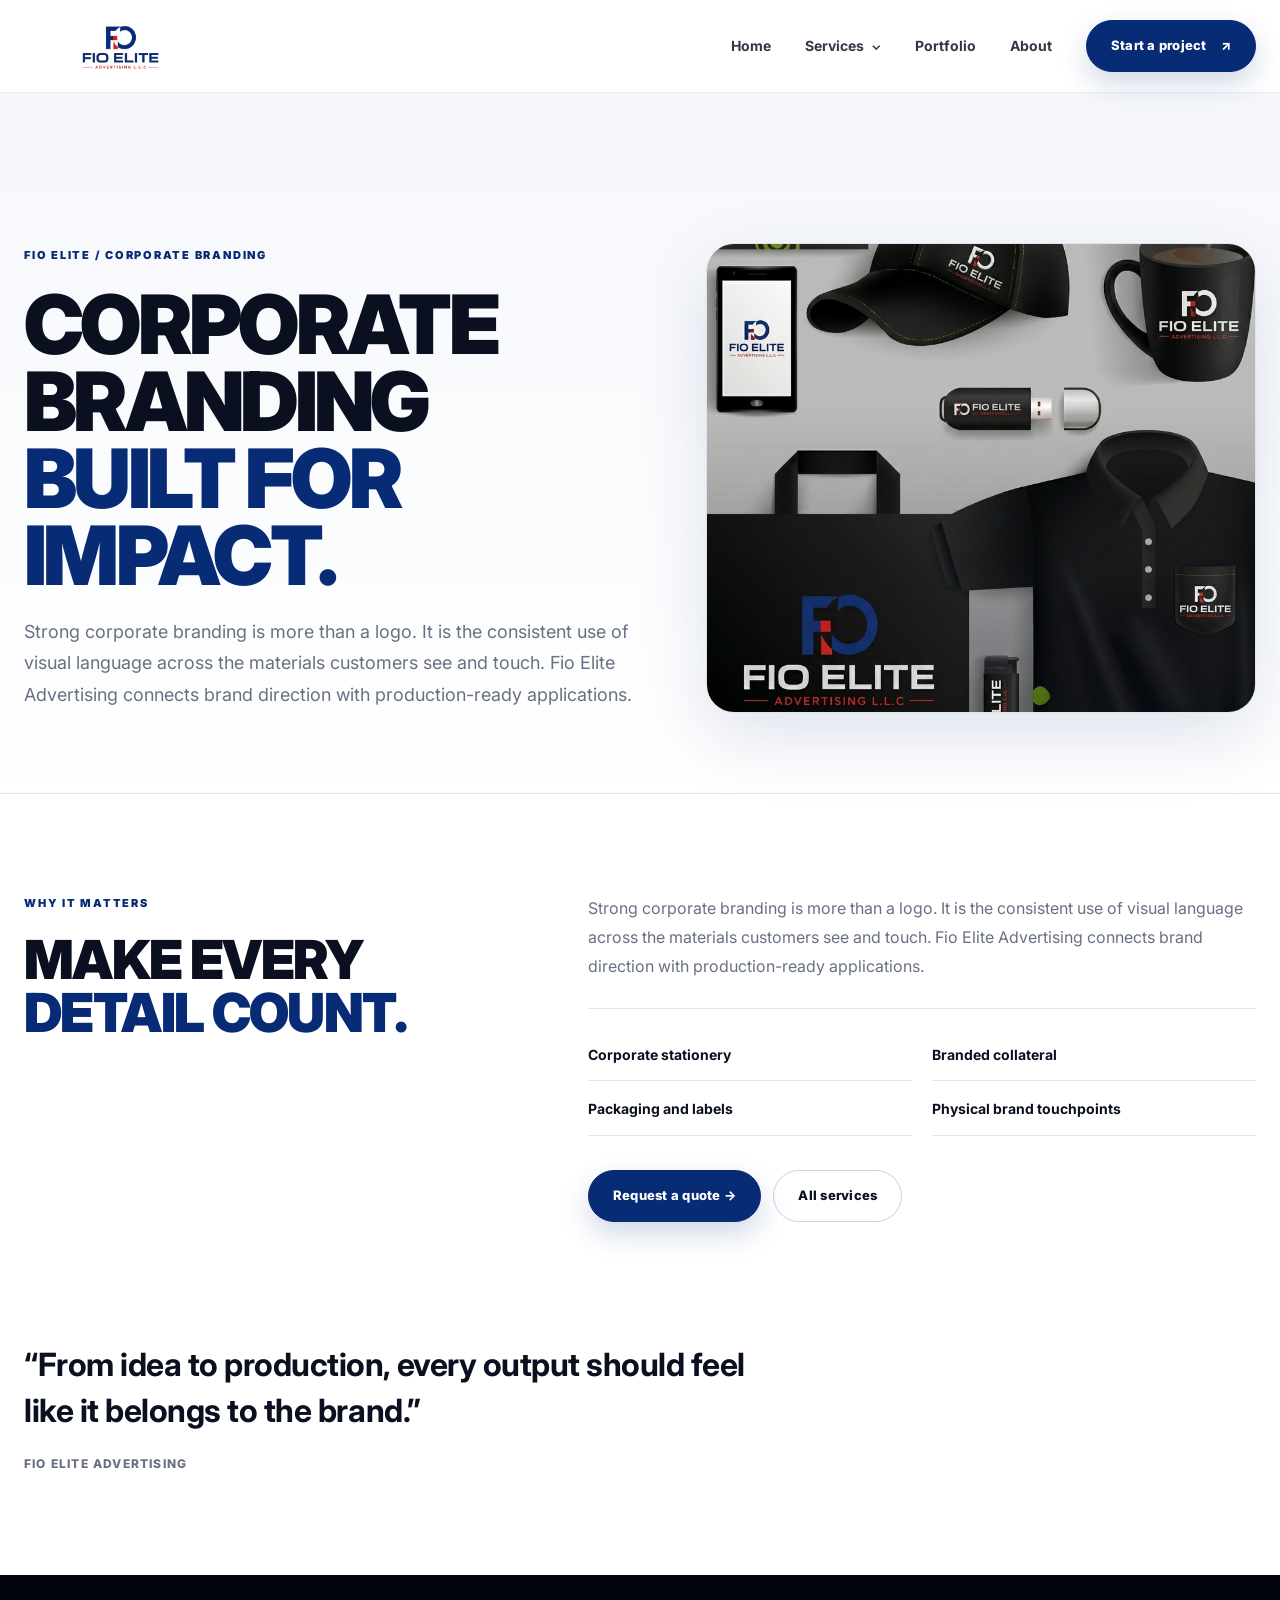
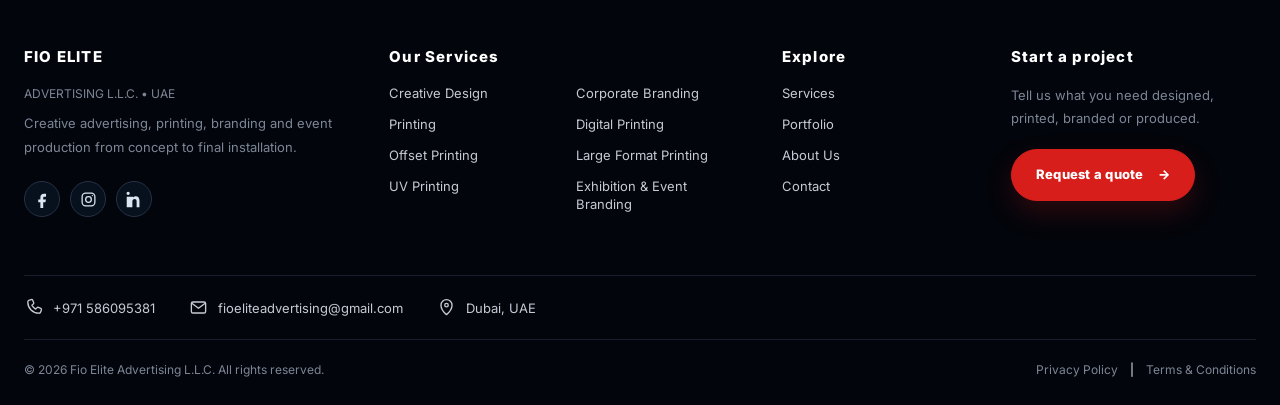
<file: Fio-elite website/corporate-branding.html>
<!doctype html>
<html lang="en">
<head>
<meta charset="utf-8">
<meta name="viewport" content="width=device-width, initial-scale=1">
<title>Corporate Branding Services in Dubai | Fio Elite Advertising</title>
<meta name="description" content="Corporate branding and branded materials that help businesses create a consistent, recognizable presence across physical touchpoints.">
<meta name="robots" content="index,follow">
<link rel="canonical" href="https://www.fioelite.com/corporate-branding.html">
<meta property="og:type" content="website">
<meta property="og:title" content="Corporate Branding Services in Dubai | Fio Elite Advertising">
<meta property="og:description" content="Corporate branding and branded materials that help businesses create a consistent, recognizable presence across physical touchpoints.">
<meta property="og:url" content="https://www.fioelite.com/corporate-branding.html">
<meta property="og:image" content="https://www.fioelite.com/assets/fio-elite-logo.png">
<meta name="twitter:card" content="summary_large_image">
<link rel="preconnect" href="https://fonts.googleapis.com">
<link rel="preconnect" href="https://fonts.gstatic.com" crossorigin>
<link href="https://fonts.googleapis.com/css2?family=Inter:wght@400;500;600;700;800;900&display=swap" rel="stylesheet">
<link rel="stylesheet" href="css/style.css">
<script type="application/ld+json">
{
  "@context": "https://schema.org",
  "@type": "Service",
  "name": "Corporate Branding",
  "provider": {
    "@type": "LocalBusiness",
    "name": "Fio Elite Advertising L.L.C.",
    "url": "https://www.fioelite.com"
  },
  "areaServed": {
    "@type": "Country",
    "name": "United Arab Emirates"
  }
}
</script>
</head>
<body>
<header class="site-header"><div class="container nav">
<a href="home.html" class="logo-link" aria-label="Fio Elite Advertising home"><img src="source/fio-elite-logo.png" class="logo" alt="Fio Elite Advertising L.L.C. logo" width="260" height="150"></a>
<nav class="navlinks" aria-label="Main navigation">
      <a href="home.html">Home</a>
      <details class="nav-service-menu">
        <summary class="nav-service-toggle">Services <span aria-hidden="true">⌄</span></summary>
        <div class="nav-service-list" aria-label="Services submenu">
          <a href="services.html">All Services</a>
          <a href="creative-design.html">Creative Design</a>
          <a href="corporate-branding.html">Corporate Branding</a>
          <a href="exhibition-branding.html">Exhibition & Event Branding</a>
          <a href="printing.html">Printing</a>
          <a href="digital-printing.html">Digital Printing</a>
          <a href="offset-printing.html">Offset Printing</a>
          <a href="uv-printing.html">UV Printing</a>
          <a href="large-format-printing.html">Large Format Printing</a>
        </div>
      </details>
      <a href="portfolio.html">Portfolio</a>
      <a href="about.html">About</a>
      <a class="btn btn-blue nav-cta" href="contact.html">Start a project <span>↗</span></a>
    </nav>
<button class="menu" aria-label="Toggle navigation" aria-expanded="false">☰</button>
</div></header>
<main>

<section class="page-hero service-page-hero"><div class="container service-page-hero-grid"><div class="reveal service-page-hero-copy"><div class="eyebrow">Fio Elite / Corporate Branding</div><h1>CORPORATE BRANDING<br><span class="blue">BUILT FOR IMPACT.</span></h1><p>Strong corporate branding is more than a logo. It is the consistent use of visual language across the materials customers see and touch. Fio Elite Advertising connects brand direction with production-ready applications.</p></div><div class="reveal service-page-hero-image"><img src="source/services/corporate branding.jpeg" alt="Corporate branding and branded stationery" loading="eager"></div></div></section>
<section class="container"><div class="service-detail"><div class="reveal"><div class="eyebrow">Why it matters</div><h2>MAKE EVERY<br><span class="blue">DETAIL COUNT.</span></h2></div><div class="reveal"><p>Strong corporate branding is more than a logo. It is the consistent use of visual language across the materials customers see and touch. Fio Elite Advertising connects brand direction with production-ready applications.</p><div class="feature-list"><div><strong>Corporate stationery</strong></div><div><strong>Branded collateral</strong></div><div><strong>Packaging and labels</strong></div><div><strong>Physical brand touchpoints</strong></div></div><div class="actions"><a class="btn btn-blue" href="contact.html">Request a quote →</a><a class="btn" href="services.html">All services</a></div></div></div></section>
<section class="container"><div class="quote reveal">“From idea to production, every output should feel like it belongs to the brand.”<br><small class="muted">Fio Elite Advertising</small></div></section>

</main>
<footer>
  <div class="container foot foot-expanded">
    <div class="foot-brand">
      <h3>FIO ELITE</h3>
      <div class="muted">ADVERTISING L.L.C. • UAE</div>
      <p class="muted">Creative advertising, printing, branding and event production from concept to final installation.</p>
      <div class="footer-social" aria-label="Social media">
        <a href="#" aria-label="Facebook" title="Facebook">
          <svg viewBox="0 0 24 24" aria-hidden="true"><path d="M14 8h3V4h-3c-3.1 0-5 1.9-5 5v3H6v4h3v8h4v-8h3l1-4h-4V9c0-.7.3-1 1-1Z"/></svg>
        </a>
        <a href="#" aria-label="Instagram" title="Instagram">
          <svg viewBox="0 0 24 24" aria-hidden="true"><rect x="3" y="3" width="18" height="18" rx="5"/><circle cx="12" cy="12" r="4"/><circle cx="17.5" cy="6.5" r="1" class="fill-dot"/></svg>
        </a>
        <a href="#" aria-label="LinkedIn" title="LinkedIn">
          <svg viewBox="0 0 24 24" aria-hidden="true"><path d="M5 8H1v15h4V8ZM3 1a2.3 2.3 0 1 0 0 4.6A2.3 2.3 0 0 0 3 1ZM9 8H5v15h4v-8.2c0-2.2 1.2-3.5 3.1-3.5 1.8 0 2.9 1.1 2.9 3.5V23h4v-9.6c0-4-2.1-6.1-5.1-6.1-1.8 0-3.2.8-3.9 2V8Z"/></svg>
        </a>
      </div>
    </div>
    <div class="foot-services">
      <h3>Our Services</h3>
      <ul>
        <li><a href="creative-design.html">Creative Design</a></li>
        <li><a href="corporate-branding.html">Corporate Branding</a></li>
        <li><a href="exhibition-branding.html">Exhibition & Event Branding</a></li>
        <li><a href="printing.html">Printing</a></li>
        <li><a href="digital-printing.html">Digital Printing</a></li>
        <li><a href="offset-printing.html">Offset Printing</a></li>
        <li><a href="uv-printing.html">UV Printing</a></li>
        <li><a href="large-format-printing.html">Large Format Printing</a></li>
      </ul>
    </div>
    <div class="foot-explore">
      <h3>Explore</h3>
      <p>
        <a href="services.html">Services</a>
        <a href="portfolio.html">Portfolio</a>
        <a href="about.html">About Us</a>
        <a href="contact.html">Contact</a>
      </p>
    </div>
    <div class="foot-start">
      <h3>Start a project</h3>
      <p class="muted">Tell us what you need designed, printed, branded or produced.</p>
      <a class="btn btn-red" href="contact.html">Request a quote <span>→</span></a>
    </div>
  </div>
  <div class="container footer-contact">
    <a class="footer-contact-item" href="tel:+971586095381" aria-label="Call Fio Elite">
      <svg viewBox="0 0 24 24" aria-hidden="true"><path d="M6.6 2.8 9.2 2a1.5 1.5 0 0 1 1.8.8l1.2 3a1.5 1.5 0 0 1-.4 1.7L10 9.2a15.8 15.8 0 0 0 4.8 4.8l1.7-1.8a1.5 1.5 0 0 1 1.7-.4l3 1.2a1.5 1.5 0 0 1 .8 1.8l-.8 2.6a2.5 2.5 0 0 1-2.5 1.8C10.9 19 5 13.1 4.8 5.3a2.5 2.5 0 0 1 1.8-2.5Z"/></svg>
      <span>+971 586095381</span>
    </a>
    <a class="footer-contact-item" href="mailto:fioeliteadvertising@gmail.com" aria-label="Email Fio Elite">
      <svg viewBox="0 0 24 24" aria-hidden="true"><rect x="3" y="5" width="18" height="14" rx="2"/><path d="m4 7 8 6 8-6"/></svg>
      <span>fioeliteadvertising@gmail.com</span>
    </a>
    <div class="footer-contact-item">
      <svg viewBox="0 0 24 24" aria-hidden="true"><path d="M12 21s7-6.1 7-12a7 7 0 1 0-14 0c0 5.9 7 12 7 12Z"/><circle cx="12" cy="9" r="2.2"/></svg>
      <span>Dubai, UAE</span>
    </div>
  </div>
  <div class="container footer-bottom">
    <div class="muted">© 2026 Fio Elite Advertising L.L.C. All rights reserved.</div>
    <div class="footer-legal"><a href="#">Privacy Policy</a><span>|</span><a href="#">Terms &amp; Conditions</a></div>
  </div>
</footer>
<script src="js/main.js"></script>
</body>
</html>
</file>
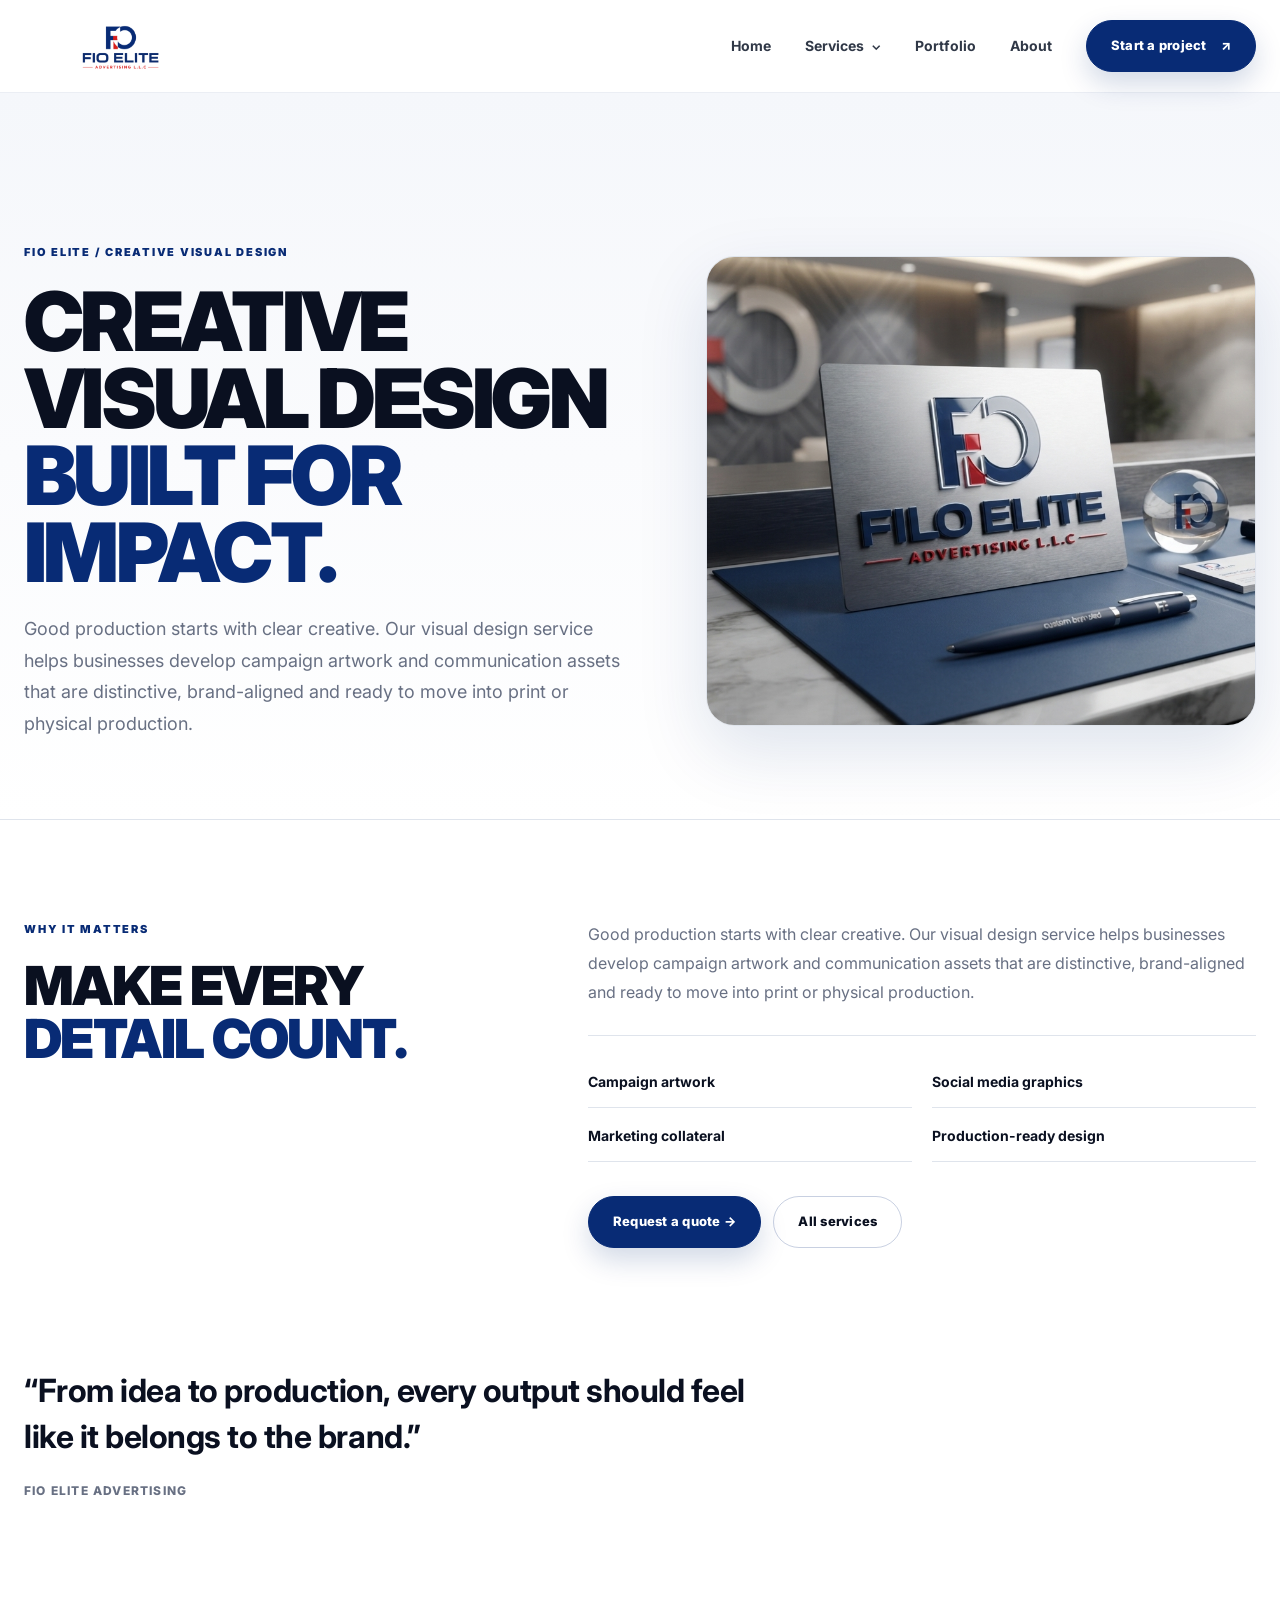
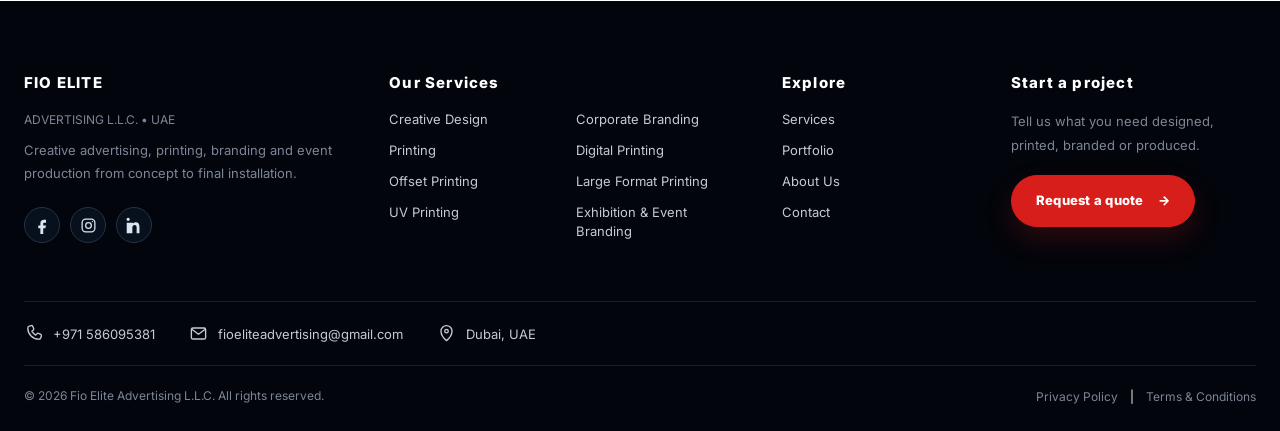
<file: Fio-elite website/creative-design.html>
<!doctype html>
<html lang="en">
<head>
<meta charset="utf-8">
<meta name="viewport" content="width=device-width, initial-scale=1">
<title>Creative Visual Design Services in Dubai | Fio Elite Advertising</title>
<meta name="description" content="Creative visual design for advertising campaigns, social media graphics, marketing collateral and production-ready brand artwork.">
<meta name="robots" content="index,follow">
<link rel="canonical" href="https://www.fioelite.com/creative-design.html">
<meta property="og:type" content="website">
<meta property="og:title" content="Creative Visual Design Services in Dubai | Fio Elite Advertising">
<meta property="og:description" content="Creative visual design for advertising campaigns, social media graphics, marketing collateral and production-ready brand artwork.">
<meta property="og:url" content="https://www.fioelite.com/creative-design.html">
<meta property="og:image" content="https://www.fioelite.com/assets/fio-elite-logo.png">
<meta name="twitter:card" content="summary_large_image">
<link rel="preconnect" href="https://fonts.googleapis.com">
<link rel="preconnect" href="https://fonts.gstatic.com" crossorigin>
<link href="https://fonts.googleapis.com/css2?family=Inter:wght@400;500;600;700;800;900&display=swap" rel="stylesheet">
<link rel="stylesheet" href="css/style.css">
<script type="application/ld+json">
{
  "@context": "https://schema.org",
  "@type": "Service",
  "name": "Creative Visual Design",
  "provider": {
    "@type": "LocalBusiness",
    "name": "Fio Elite Advertising L.L.C.",
    "url": "https://www.fioelite.com"
  },
  "areaServed": {
    "@type": "Country",
    "name": "United Arab Emirates"
  }
}
</script>
</head>
<body>
<header class="site-header"><div class="container nav">
<a href="home.html" class="logo-link" aria-label="Fio Elite Advertising home"><img src="source/fio-elite-logo.png" class="logo" alt="Fio Elite Advertising L.L.C. logo" width="260" height="150"></a>
<nav class="navlinks" aria-label="Main navigation">
      <a href="home.html">Home</a>
      <details class="nav-service-menu">
        <summary class="nav-service-toggle">Services <span aria-hidden="true">⌄</span></summary>
        <div class="nav-service-list" aria-label="Services submenu">
          <a href="services.html">All Services</a>
          <a href="creative-design.html">Creative Design</a>
          <a href="corporate-branding.html">Corporate Branding</a>
          <a href="exhibition-branding.html">Exhibition & Event Branding</a>
          <a href="printing.html">Printing</a>
          <a href="digital-printing.html">Digital Printing</a>
          <a href="offset-printing.html">Offset Printing</a>
          <a href="uv-printing.html">UV Printing</a>
          <a href="large-format-printing.html">Large Format Printing</a>
        </div>
      </details>
      <a href="portfolio.html">Portfolio</a>
      <a href="about.html">About</a>
      <a class="btn btn-blue nav-cta" href="contact.html">Start a project <span>↗</span></a>
    </nav>
<button class="menu" aria-label="Toggle navigation" aria-expanded="false">☰</button>
</div></header>
<main>

<section class="page-hero service-page-hero"><div class="container service-page-hero-grid"><div class="reveal service-page-hero-copy"><div class="eyebrow">Fio Elite / Creative Visual Design</div><h1>CREATIVE VISUAL DESIGN<br><span class="blue">BUILT FOR IMPACT.</span></h1><p>Good production starts with clear creative. Our visual design service helps businesses develop campaign artwork and communication assets that are distinctive, brand-aligned and ready to move into print or physical production.</p></div><div class="reveal service-page-hero-image"><img src="source/creative-visual-design.jpeg" alt="Creative design and visual identity work" loading="eager"></div></div></section>
<section class="container"><div class="service-detail"><div class="reveal"><div class="eyebrow">Why it matters</div><h2>MAKE EVERY<br><span class="blue">DETAIL COUNT.</span></h2></div><div class="reveal"><p>Good production starts with clear creative. Our visual design service helps businesses develop campaign artwork and communication assets that are distinctive, brand-aligned and ready to move into print or physical production.</p><div class="feature-list"><div><strong>Campaign artwork</strong></div><div><strong>Social media graphics</strong></div><div><strong>Marketing collateral</strong></div><div><strong>Production-ready design</strong></div></div><div class="actions"><a class="btn btn-blue" href="contact.html">Request a quote →</a><a class="btn" href="services.html">All services</a></div></div></div></section>
<section class="container"><div class="quote reveal">“From idea to production, every output should feel like it belongs to the brand.”<br><small class="muted">Fio Elite Advertising</small></div></section>

</main>
<footer>
  <div class="container foot foot-expanded">
    <div class="foot-brand">
      <h3>FIO ELITE</h3>
      <div class="muted">ADVERTISING L.L.C. • UAE</div>
      <p class="muted">Creative advertising, printing, branding and event production from concept to final installation.</p>
      <div class="footer-social" aria-label="Social media">
        <a href="#" aria-label="Facebook" title="Facebook">
          <svg viewBox="0 0 24 24" aria-hidden="true"><path d="M14 8h3V4h-3c-3.1 0-5 1.9-5 5v3H6v4h3v8h4v-8h3l1-4h-4V9c0-.7.3-1 1-1Z"/></svg>
        </a>
        <a href="#" aria-label="Instagram" title="Instagram">
          <svg viewBox="0 0 24 24" aria-hidden="true"><rect x="3" y="3" width="18" height="18" rx="5"/><circle cx="12" cy="12" r="4"/><circle cx="17.5" cy="6.5" r="1" class="fill-dot"/></svg>
        </a>
        <a href="#" aria-label="LinkedIn" title="LinkedIn">
          <svg viewBox="0 0 24 24" aria-hidden="true"><path d="M5 8H1v15h4V8ZM3 1a2.3 2.3 0 1 0 0 4.6A2.3 2.3 0 0 0 3 1ZM9 8H5v15h4v-8.2c0-2.2 1.2-3.5 3.1-3.5 1.8 0 2.9 1.1 2.9 3.5V23h4v-9.6c0-4-2.1-6.1-5.1-6.1-1.8 0-3.2.8-3.9 2V8Z"/></svg>
        </a>
      </div>
    </div>
    <div class="foot-services">
      <h3>Our Services</h3>
      <ul>
        <li><a href="creative-design.html">Creative Design</a></li>
        <li><a href="corporate-branding.html">Corporate Branding</a></li>
        <li><a href="exhibition-branding.html">Exhibition & Event Branding</a></li>
        <li><a href="printing.html">Printing</a></li>
        <li><a href="digital-printing.html">Digital Printing</a></li>
        <li><a href="offset-printing.html">Offset Printing</a></li>
        <li><a href="uv-printing.html">UV Printing</a></li>
        <li><a href="large-format-printing.html">Large Format Printing</a></li>
      </ul>
    </div>
    <div class="foot-explore">
      <h3>Explore</h3>
      <p>
        <a href="services.html">Services</a>
        <a href="portfolio.html">Portfolio</a>
        <a href="about.html">About Us</a>
        <a href="contact.html">Contact</a>
      </p>
    </div>
    <div class="foot-start">
      <h3>Start a project</h3>
      <p class="muted">Tell us what you need designed, printed, branded or produced.</p>
      <a class="btn btn-red" href="contact.html">Request a quote <span>→</span></a>
    </div>
  </div>
  <div class="container footer-contact">
    <a class="footer-contact-item" href="tel:+971586095381" aria-label="Call Fio Elite">
      <svg viewBox="0 0 24 24" aria-hidden="true"><path d="M6.6 2.8 9.2 2a1.5 1.5 0 0 1 1.8.8l1.2 3a1.5 1.5 0 0 1-.4 1.7L10 9.2a15.8 15.8 0 0 0 4.8 4.8l1.7-1.8a1.5 1.5 0 0 1 1.7-.4l3 1.2a1.5 1.5 0 0 1 .8 1.8l-.8 2.6a2.5 2.5 0 0 1-2.5 1.8C10.9 19 5 13.1 4.8 5.3a2.5 2.5 0 0 1 1.8-2.5Z"/></svg>
      <span>+971 586095381</span>
    </a>
    <a class="footer-contact-item" href="mailto:fioeliteadvertising@gmail.com" aria-label="Email Fio Elite">
      <svg viewBox="0 0 24 24" aria-hidden="true"><rect x="3" y="5" width="18" height="14" rx="2"/><path d="m4 7 8 6 8-6"/></svg>
      <span>fioeliteadvertising@gmail.com</span>
    </a>
    <div class="footer-contact-item">
      <svg viewBox="0 0 24 24" aria-hidden="true"><path d="M12 21s7-6.1 7-12a7 7 0 1 0-14 0c0 5.9 7 12 7 12Z"/><circle cx="12" cy="9" r="2.2"/></svg>
      <span>Dubai, UAE</span>
    </div>
  </div>
  <div class="container footer-bottom">
    <div class="muted">© 2026 Fio Elite Advertising L.L.C. All rights reserved.</div>
    <div class="footer-legal"><a href="#">Privacy Policy</a><span>|</span><a href="#">Terms &amp; Conditions</a></div>
  </div>
</footer>
<script src="js/main.js"></script>
</body>
</html>
</file>
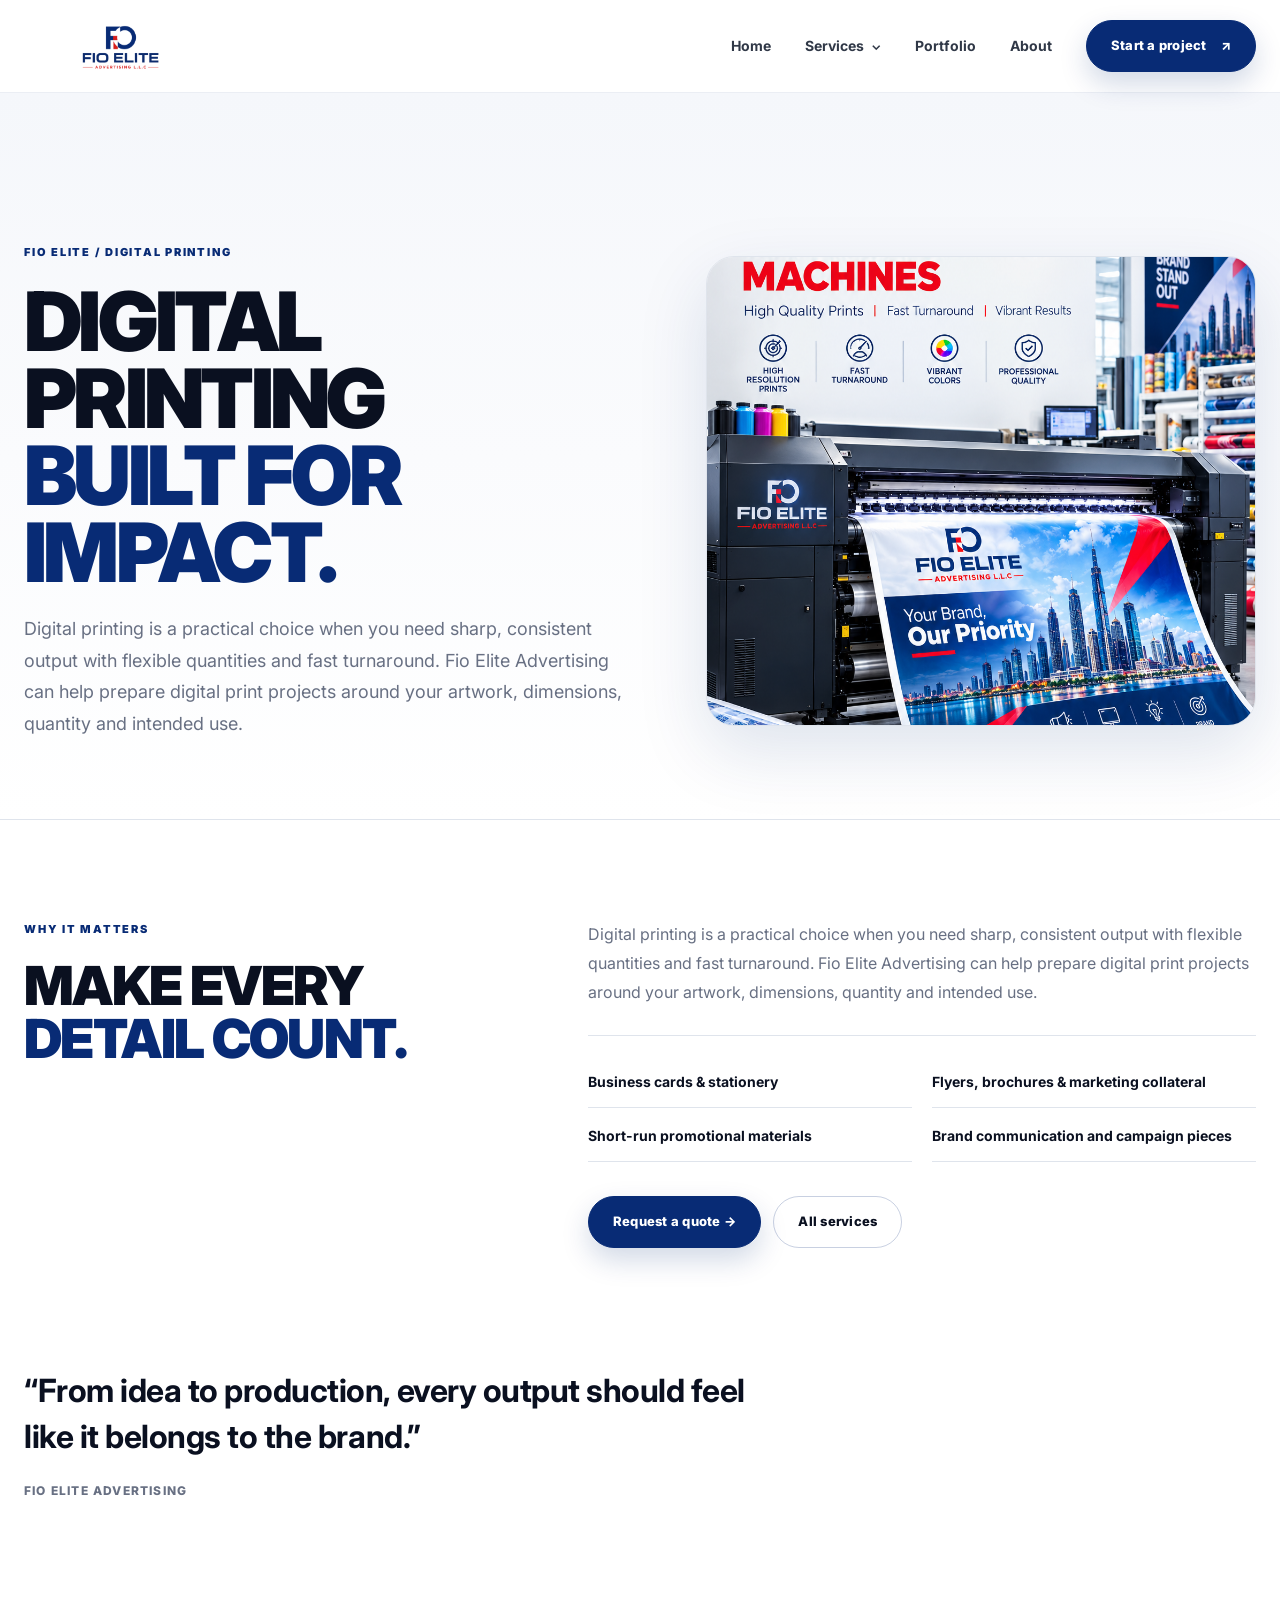
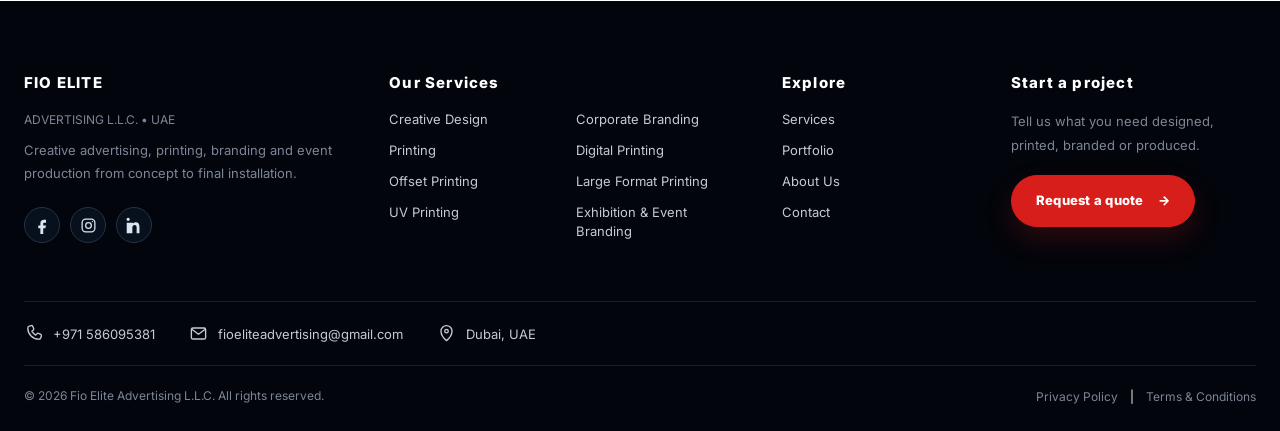
<file: Fio-elite website/digital-printing.html>
<!doctype html>
<html lang="en">
<head>
<meta charset="utf-8">
<meta name="viewport" content="width=device-width, initial-scale=1">
<title>Digital Printing in Dubai | Fio Elite Advertising</title>
<meta name="description" content="Professional digital printing for marketing materials, business collateral, short-run campaigns and brand communications in Dubai and across the UAE.">
<meta name="robots" content="index,follow">
<link rel="canonical" href="https://www.fioelite.com/digital-printing.html">
<meta property="og:type" content="website">
<meta property="og:title" content="Digital Printing in Dubai | Fio Elite Advertising">
<meta property="og:description" content="Professional digital printing for marketing materials, business collateral, short-run campaigns and brand communications in Dubai and across the UAE.">
<meta property="og:url" content="https://www.fioelite.com/digital-printing.html">
<meta property="og:image" content="https://www.fioelite.com/assets/fio-elite-logo.png">
<meta name="twitter:card" content="summary_large_image">
<link rel="preconnect" href="https://fonts.googleapis.com">
<link rel="preconnect" href="https://fonts.gstatic.com" crossorigin>
<link href="https://fonts.googleapis.com/css2?family=Inter:wght@400;500;600;700;800;900&display=swap" rel="stylesheet">
<link rel="stylesheet" href="css/style.css">
<script type="application/ld+json">
{
  "@context": "https://schema.org",
  "@type": "Service",
  "name": "Digital Printing",
  "provider": {
    "@type": "LocalBusiness",
    "name": "Fio Elite Advertising L.L.C.",
    "url": "https://www.fioelite.com"
  },
  "areaServed": {
    "@type": "Country",
    "name": "United Arab Emirates"
  }
}
</script>
</head>
<body>
<header class="site-header"><div class="container nav">
<a href="home.html" class="logo-link" aria-label="Fio Elite Advertising home"><img src="source/fio-elite-logo.png" class="logo" alt="Fio Elite Advertising L.L.C. logo" width="260" height="150"></a>
<nav class="navlinks" aria-label="Main navigation">
      <a href="home.html">Home</a>
      <details class="nav-service-menu">
        <summary class="nav-service-toggle">Services <span aria-hidden="true">⌄</span></summary>
        <div class="nav-service-list" aria-label="Services submenu">
          <a href="services.html">All Services</a>
          <a href="creative-design.html">Creative Design</a>
          <a href="corporate-branding.html">Corporate Branding</a>
          <a href="exhibition-branding.html">Exhibition & Event Branding</a>
          <a href="printing.html">Printing</a>
          <a href="digital-printing.html">Digital Printing</a>
          <a href="offset-printing.html">Offset Printing</a>
          <a href="uv-printing.html">UV Printing</a>
          <a href="large-format-printing.html">Large Format Printing</a>
        </div>
      </details>
      <a href="portfolio.html">Portfolio</a>
      <a href="about.html">About</a>
      <a class="btn btn-blue nav-cta" href="contact.html">Start a project <span>↗</span></a>
    </nav>
<button class="menu" aria-label="Toggle navigation" aria-expanded="false">☰</button>
</div></header>
<main>

<section class="page-hero service-page-hero"><div class="container service-page-hero-grid"><div class="reveal service-page-hero-copy"><div class="eyebrow">Fio Elite / Digital Printing</div><h1>DIGITAL PRINTING<br><span class="blue">BUILT FOR IMPACT.</span></h1><p>Digital printing is a practical choice when you need sharp, consistent output with flexible quantities and fast turnaround. Fio Elite Advertising can help prepare digital print projects around your artwork, dimensions, quantity and intended use.</p></div><div class="reveal service-page-hero-image"><img src="source/services/Digital printing.png" alt="Digital printing production" loading="eager"></div></div></section>
<section class="container"><div class="service-detail"><div class="reveal"><div class="eyebrow">Why it matters</div><h2>MAKE EVERY<br><span class="blue">DETAIL COUNT.</span></h2></div><div class="reveal"><p>Digital printing is a practical choice when you need sharp, consistent output with flexible quantities and fast turnaround. Fio Elite Advertising can help prepare digital print projects around your artwork, dimensions, quantity and intended use.</p><div class="feature-list"><div><strong>Business cards & stationery</strong></div><div><strong>Flyers, brochures & marketing collateral</strong></div><div><strong>Short-run promotional materials</strong></div><div><strong>Brand communication and campaign pieces</strong></div></div><div class="actions"><a class="btn btn-blue" href="contact.html">Request a quote →</a><a class="btn" href="services.html">All services</a></div></div></div></section>
<section class="container"><div class="quote reveal">“From idea to production, every output should feel like it belongs to the brand.”<br><small class="muted">Fio Elite Advertising</small></div></section>

</main>
<footer>
  <div class="container foot foot-expanded">
    <div class="foot-brand">
      <h3>FIO ELITE</h3>
      <div class="muted">ADVERTISING L.L.C. • UAE</div>
      <p class="muted">Creative advertising, printing, branding and event production from concept to final installation.</p>
      <div class="footer-social" aria-label="Social media">
        <a href="#" aria-label="Facebook" title="Facebook">
          <svg viewBox="0 0 24 24" aria-hidden="true"><path d="M14 8h3V4h-3c-3.1 0-5 1.9-5 5v3H6v4h3v8h4v-8h3l1-4h-4V9c0-.7.3-1 1-1Z"/></svg>
        </a>
        <a href="#" aria-label="Instagram" title="Instagram">
          <svg viewBox="0 0 24 24" aria-hidden="true"><rect x="3" y="3" width="18" height="18" rx="5"/><circle cx="12" cy="12" r="4"/><circle cx="17.5" cy="6.5" r="1" class="fill-dot"/></svg>
        </a>
        <a href="#" aria-label="LinkedIn" title="LinkedIn">
          <svg viewBox="0 0 24 24" aria-hidden="true"><path d="M5 8H1v15h4V8ZM3 1a2.3 2.3 0 1 0 0 4.6A2.3 2.3 0 0 0 3 1ZM9 8H5v15h4v-8.2c0-2.2 1.2-3.5 3.1-3.5 1.8 0 2.9 1.1 2.9 3.5V23h4v-9.6c0-4-2.1-6.1-5.1-6.1-1.8 0-3.2.8-3.9 2V8Z"/></svg>
        </a>
      </div>
    </div>
    <div class="foot-services">
      <h3>Our Services</h3>
      <ul>
        <li><a href="creative-design.html">Creative Design</a></li>
        <li><a href="corporate-branding.html">Corporate Branding</a></li>
        <li><a href="exhibition-branding.html">Exhibition & Event Branding</a></li>
        <li><a href="printing.html">Printing</a></li>
        <li><a href="digital-printing.html">Digital Printing</a></li>
        <li><a href="offset-printing.html">Offset Printing</a></li>
        <li><a href="uv-printing.html">UV Printing</a></li>
        <li><a href="large-format-printing.html">Large Format Printing</a></li>
      </ul>
    </div>
    <div class="foot-explore">
      <h3>Explore</h3>
      <p>
        <a href="services.html">Services</a>
        <a href="portfolio.html">Portfolio</a>
        <a href="about.html">About Us</a>
        <a href="contact.html">Contact</a>
      </p>
    </div>
    <div class="foot-start">
      <h3>Start a project</h3>
      <p class="muted">Tell us what you need designed, printed, branded or produced.</p>
      <a class="btn btn-red" href="contact.html">Request a quote <span>→</span></a>
    </div>
  </div>
  <div class="container footer-contact">
    <a class="footer-contact-item" href="tel:+971586095381" aria-label="Call Fio Elite">
      <svg viewBox="0 0 24 24" aria-hidden="true"><path d="M6.6 2.8 9.2 2a1.5 1.5 0 0 1 1.8.8l1.2 3a1.5 1.5 0 0 1-.4 1.7L10 9.2a15.8 15.8 0 0 0 4.8 4.8l1.7-1.8a1.5 1.5 0 0 1 1.7-.4l3 1.2a1.5 1.5 0 0 1 .8 1.8l-.8 2.6a2.5 2.5 0 0 1-2.5 1.8C10.9 19 5 13.1 4.8 5.3a2.5 2.5 0 0 1 1.8-2.5Z"/></svg>
      <span>+971 586095381</span>
    </a>
    <a class="footer-contact-item" href="mailto:fioeliteadvertising@gmail.com" aria-label="Email Fio Elite">
      <svg viewBox="0 0 24 24" aria-hidden="true"><rect x="3" y="5" width="18" height="14" rx="2"/><path d="m4 7 8 6 8-6"/></svg>
      <span>fioeliteadvertising@gmail.com</span>
    </a>
    <div class="footer-contact-item">
      <svg viewBox="0 0 24 24" aria-hidden="true"><path d="M12 21s7-6.1 7-12a7 7 0 1 0-14 0c0 5.9 7 12 7 12Z"/><circle cx="12" cy="9" r="2.2"/></svg>
      <span>Dubai, UAE</span>
    </div>
  </div>
  <div class="container footer-bottom">
    <div class="muted">© 2026 Fio Elite Advertising L.L.C. All rights reserved.</div>
    <div class="footer-legal"><a href="#">Privacy Policy</a><span>|</span><a href="#">Terms &amp; Conditions</a></div>
  </div>
</footer>
<script src="js/main.js"></script>
</body>
</html>
</file>
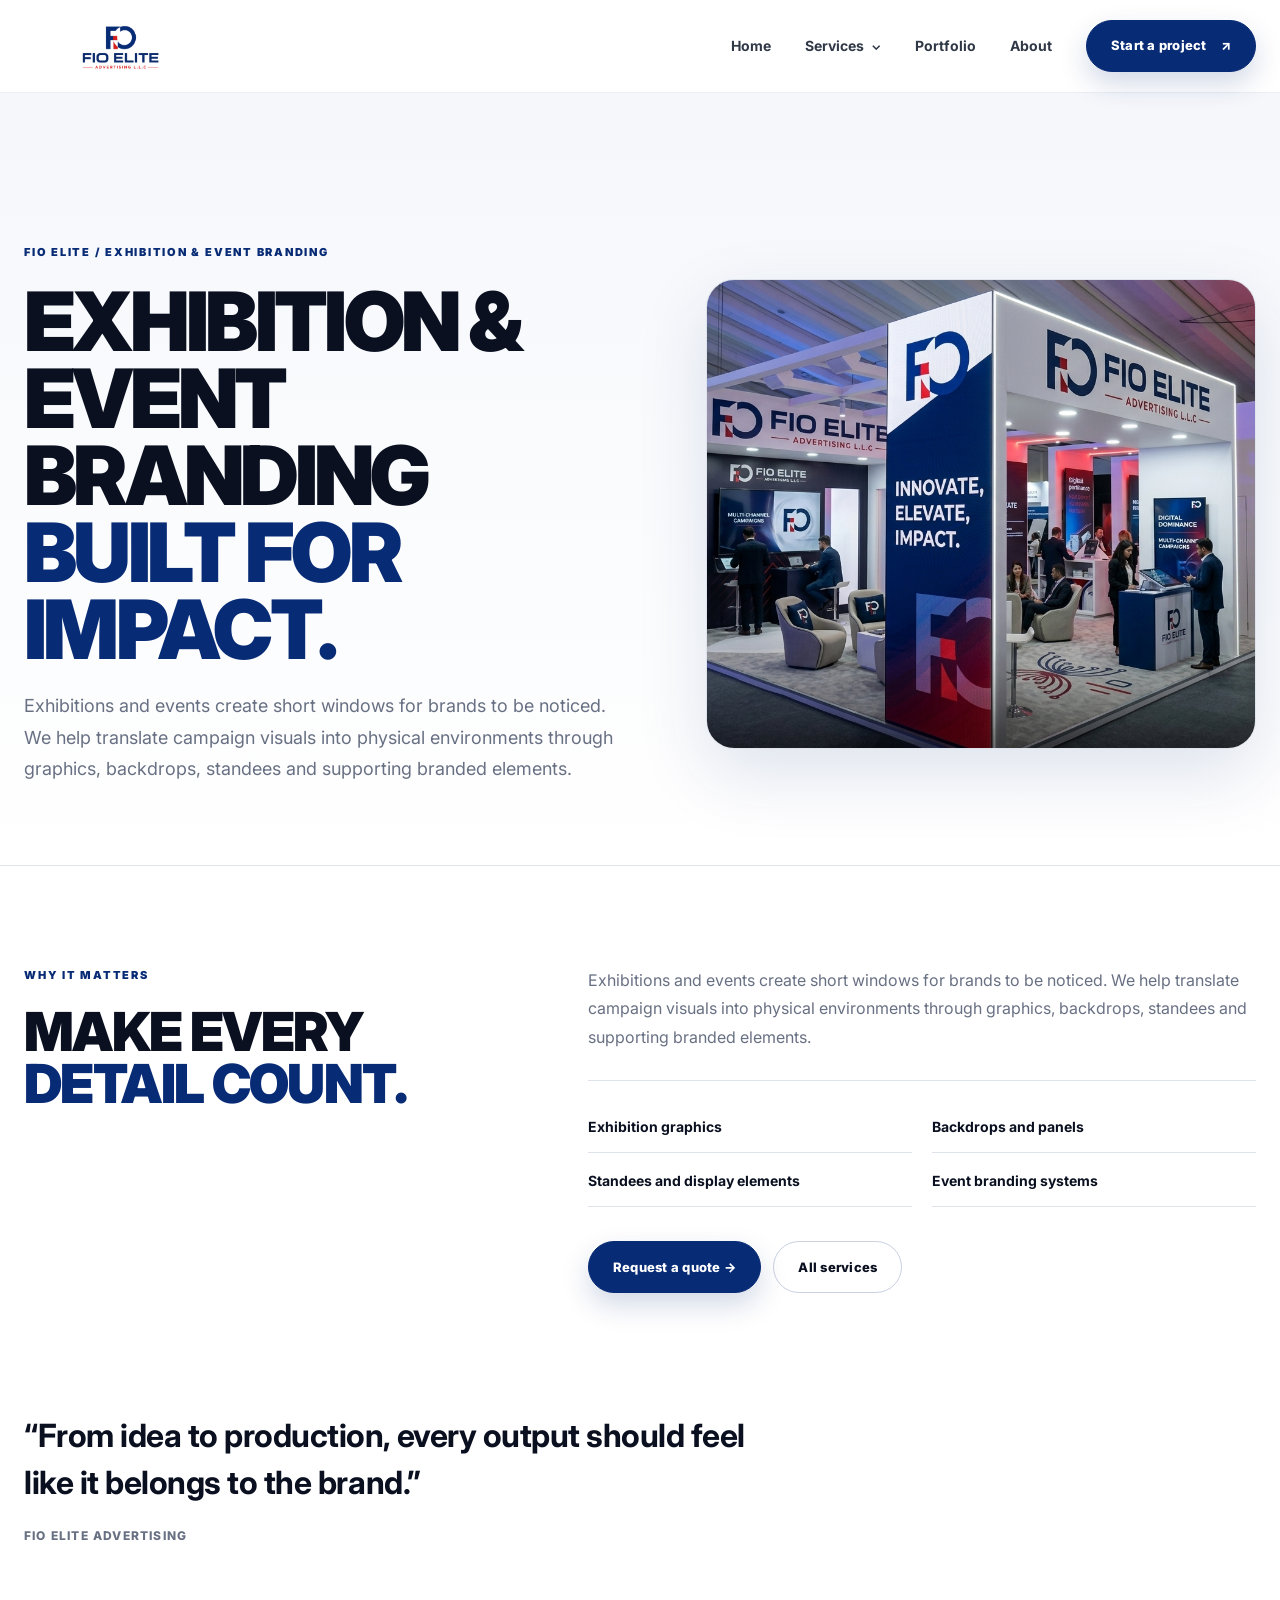
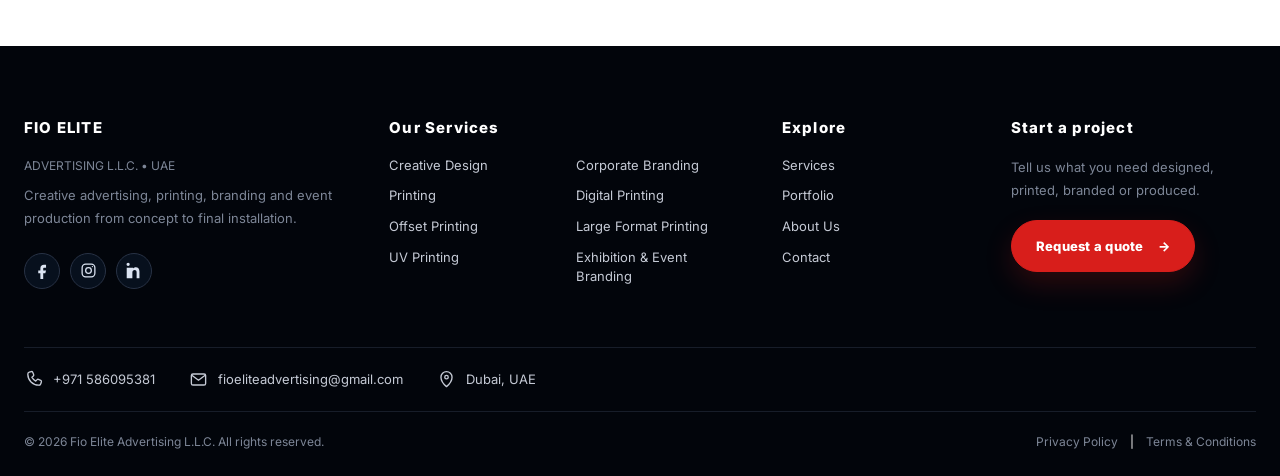
<file: Fio-elite website/exhibition-branding.html>
<!doctype html>
<html lang="en">
<head>
<meta charset="utf-8">
<meta name="viewport" content="width=device-width, initial-scale=1">
<title>Exhibition & Event Branding in Dubai | Fio Elite Advertising</title>
<meta name="description" content="Exhibition branding, event graphics, backdrops and branded environments designed to make physical spaces memorable.">
<meta name="robots" content="index,follow">
<link rel="canonical" href="https://www.fioelite.com/exhibition-branding.html">
<meta property="og:type" content="website">
<meta property="og:title" content="Exhibition & Event Branding in Dubai | Fio Elite Advertising">
<meta property="og:description" content="Exhibition branding, event graphics, backdrops and branded environments designed to make physical spaces memorable.">
<meta property="og:url" content="https://www.fioelite.com/exhibition-branding.html">
<meta property="og:image" content="https://www.fioelite.com/assets/fio-elite-logo.png">
<meta name="twitter:card" content="summary_large_image">
<link rel="preconnect" href="https://fonts.googleapis.com">
<link rel="preconnect" href="https://fonts.gstatic.com" crossorigin>
<link href="https://fonts.googleapis.com/css2?family=Inter:wght@400;500;600;700;800;900&display=swap" rel="stylesheet">
<link rel="stylesheet" href="css/style.css">
<script type="application/ld+json">
{
  "@context": "https://schema.org",
  "@type": "Service",
  "name": "Exhibition & Event Branding",
  "provider": {
    "@type": "LocalBusiness",
    "name": "Fio Elite Advertising L.L.C.",
    "url": "https://www.fioelite.com"
  },
  "areaServed": {
    "@type": "Country",
    "name": "United Arab Emirates"
  }
}
</script>
</head>
<body>
<header class="site-header"><div class="container nav">
<a href="home.html" class="logo-link" aria-label="Fio Elite Advertising home"><img src="source/fio-elite-logo.png" class="logo" alt="Fio Elite Advertising L.L.C. logo" width="260" height="150"></a>
<nav class="navlinks" aria-label="Main navigation">
      <a href="home.html">Home</a>
      <details class="nav-service-menu">
        <summary class="nav-service-toggle">Services <span aria-hidden="true">⌄</span></summary>
        <div class="nav-service-list" aria-label="Services submenu">
          <a href="services.html">All Services</a>
          <a href="creative-design.html">Creative Design</a>
          <a href="corporate-branding.html">Corporate Branding</a>
          <a href="exhibition-branding.html">Exhibition & Event Branding</a>
          <a href="printing.html">Printing</a>
          <a href="digital-printing.html">Digital Printing</a>
          <a href="offset-printing.html">Offset Printing</a>
          <a href="uv-printing.html">UV Printing</a>
          <a href="large-format-printing.html">Large Format Printing</a>
        </div>
      </details>
      <a href="portfolio.html">Portfolio</a>
      <a href="about.html">About</a>
      <a class="btn btn-blue nav-cta" href="contact.html">Start a project <span>↗</span></a>
    </nav>
<button class="menu" aria-label="Toggle navigation" aria-expanded="false">☰</button>
</div></header>
<main>

<section class="page-hero service-page-hero"><div class="container service-page-hero-grid"><div class="reveal service-page-hero-copy"><div class="eyebrow">Fio Elite / Exhibition & Event Branding</div><h1>EXHIBITION & EVENT BRANDING<br><span class="blue">BUILT FOR IMPACT.</span></h1><p>Exhibitions and events create short windows for brands to be noticed. We help translate campaign visuals into physical environments through graphics, backdrops, standees and supporting branded elements.</p></div><div class="reveal service-page-hero-image"><img src="source/services/exhibition event-branding.jpeg" alt="Exhibition and event branding display" loading="eager"></div></div></section>
<section class="container"><div class="service-detail"><div class="reveal"><div class="eyebrow">Why it matters</div><h2>MAKE EVERY<br><span class="blue">DETAIL COUNT.</span></h2></div><div class="reveal"><p>Exhibitions and events create short windows for brands to be noticed. We help translate campaign visuals into physical environments through graphics, backdrops, standees and supporting branded elements.</p><div class="feature-list"><div><strong>Exhibition graphics</strong></div><div><strong>Backdrops and panels</strong></div><div><strong>Standees and display elements</strong></div><div><strong>Event branding systems</strong></div></div><div class="actions"><a class="btn btn-blue" href="contact.html">Request a quote →</a><a class="btn" href="services.html">All services</a></div></div></div></section>
<section class="container"><div class="quote reveal">“From idea to production, every output should feel like it belongs to the brand.”<br><small class="muted">Fio Elite Advertising</small></div></section>

</main>
<footer>
  <div class="container foot foot-expanded">
    <div class="foot-brand">
      <h3>FIO ELITE</h3>
      <div class="muted">ADVERTISING L.L.C. • UAE</div>
      <p class="muted">Creative advertising, printing, branding and event production from concept to final installation.</p>
      <div class="footer-social" aria-label="Social media">
        <a href="#" aria-label="Facebook" title="Facebook">
          <svg viewBox="0 0 24 24" aria-hidden="true"><path d="M14 8h3V4h-3c-3.1 0-5 1.9-5 5v3H6v4h3v8h4v-8h3l1-4h-4V9c0-.7.3-1 1-1Z"/></svg>
        </a>
        <a href="#" aria-label="Instagram" title="Instagram">
          <svg viewBox="0 0 24 24" aria-hidden="true"><rect x="3" y="3" width="18" height="18" rx="5"/><circle cx="12" cy="12" r="4"/><circle cx="17.5" cy="6.5" r="1" class="fill-dot"/></svg>
        </a>
        <a href="#" aria-label="LinkedIn" title="LinkedIn">
          <svg viewBox="0 0 24 24" aria-hidden="true"><path d="M5 8H1v15h4V8ZM3 1a2.3 2.3 0 1 0 0 4.6A2.3 2.3 0 0 0 3 1ZM9 8H5v15h4v-8.2c0-2.2 1.2-3.5 3.1-3.5 1.8 0 2.9 1.1 2.9 3.5V23h4v-9.6c0-4-2.1-6.1-5.1-6.1-1.8 0-3.2.8-3.9 2V8Z"/></svg>
        </a>
      </div>
    </div>
    <div class="foot-services">
      <h3>Our Services</h3>
      <ul>
        <li><a href="creative-design.html">Creative Design</a></li>
        <li><a href="corporate-branding.html">Corporate Branding</a></li>
        <li><a href="exhibition-branding.html">Exhibition & Event Branding</a></li>
        <li><a href="printing.html">Printing</a></li>
        <li><a href="digital-printing.html">Digital Printing</a></li>
        <li><a href="offset-printing.html">Offset Printing</a></li>
        <li><a href="uv-printing.html">UV Printing</a></li>
        <li><a href="large-format-printing.html">Large Format Printing</a></li>
      </ul>
    </div>
    <div class="foot-explore">
      <h3>Explore</h3>
      <p>
        <a href="services.html">Services</a>
        <a href="portfolio.html">Portfolio</a>
        <a href="about.html">About Us</a>
        <a href="contact.html">Contact</a>
      </p>
    </div>
    <div class="foot-start">
      <h3>Start a project</h3>
      <p class="muted">Tell us what you need designed, printed, branded or produced.</p>
      <a class="btn btn-red" href="contact.html">Request a quote <span>→</span></a>
    </div>
  </div>
  <div class="container footer-contact">
    <a class="footer-contact-item" href="tel:+971586095381" aria-label="Call Fio Elite">
      <svg viewBox="0 0 24 24" aria-hidden="true"><path d="M6.6 2.8 9.2 2a1.5 1.5 0 0 1 1.8.8l1.2 3a1.5 1.5 0 0 1-.4 1.7L10 9.2a15.8 15.8 0 0 0 4.8 4.8l1.7-1.8a1.5 1.5 0 0 1 1.7-.4l3 1.2a1.5 1.5 0 0 1 .8 1.8l-.8 2.6a2.5 2.5 0 0 1-2.5 1.8C10.9 19 5 13.1 4.8 5.3a2.5 2.5 0 0 1 1.8-2.5Z"/></svg>
      <span>+971 586095381</span>
    </a>
    <a class="footer-contact-item" href="mailto:fioeliteadvertising@gmail.com" aria-label="Email Fio Elite">
      <svg viewBox="0 0 24 24" aria-hidden="true"><rect x="3" y="5" width="18" height="14" rx="2"/><path d="m4 7 8 6 8-6"/></svg>
      <span>fioeliteadvertising@gmail.com</span>
    </a>
    <div class="footer-contact-item">
      <svg viewBox="0 0 24 24" aria-hidden="true"><path d="M12 21s7-6.1 7-12a7 7 0 1 0-14 0c0 5.9 7 12 7 12Z"/><circle cx="12" cy="9" r="2.2"/></svg>
      <span>Dubai, UAE</span>
    </div>
  </div>
  <div class="container footer-bottom">
    <div class="muted">© 2026 Fio Elite Advertising L.L.C. All rights reserved.</div>
    <div class="footer-legal"><a href="#">Privacy Policy</a><span>|</span><a href="#">Terms &amp; Conditions</a></div>
  </div>
</footer>
<script src="js/main.js"></script>
</body>
</html>
</file>
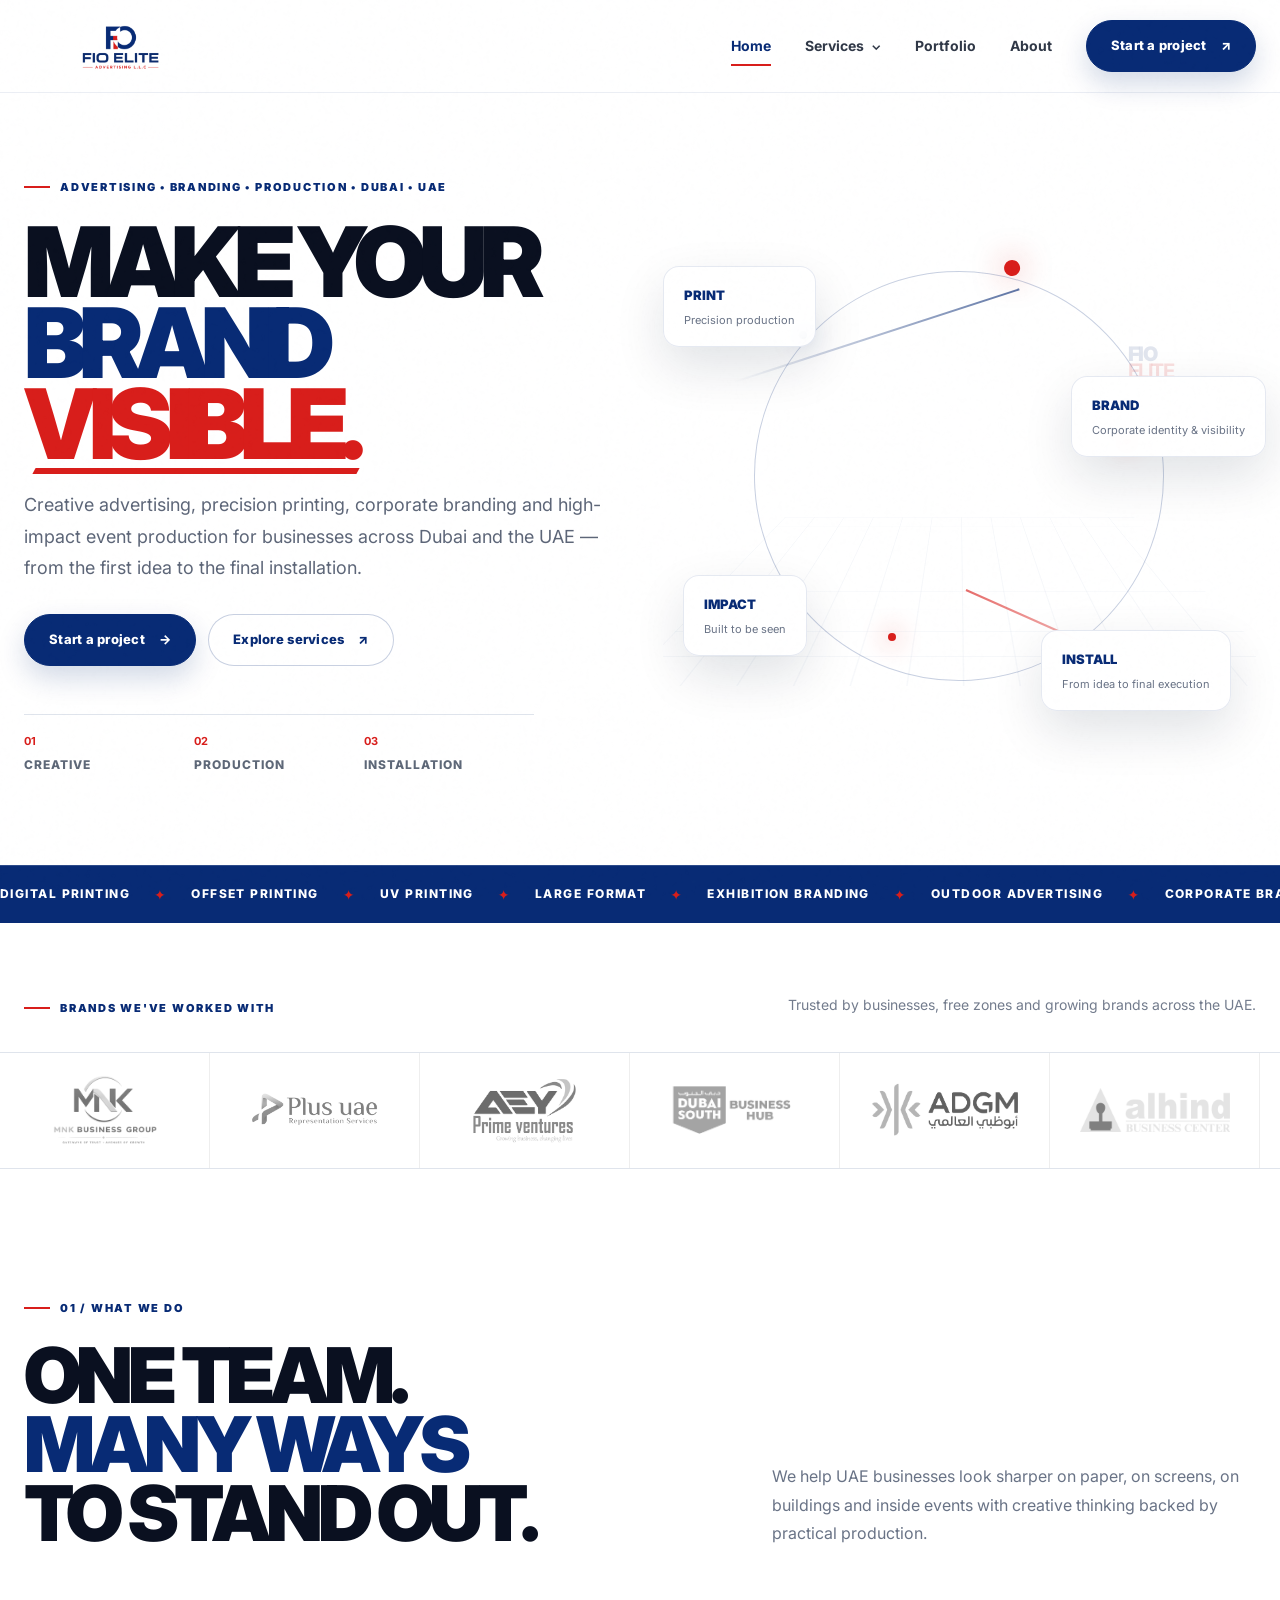
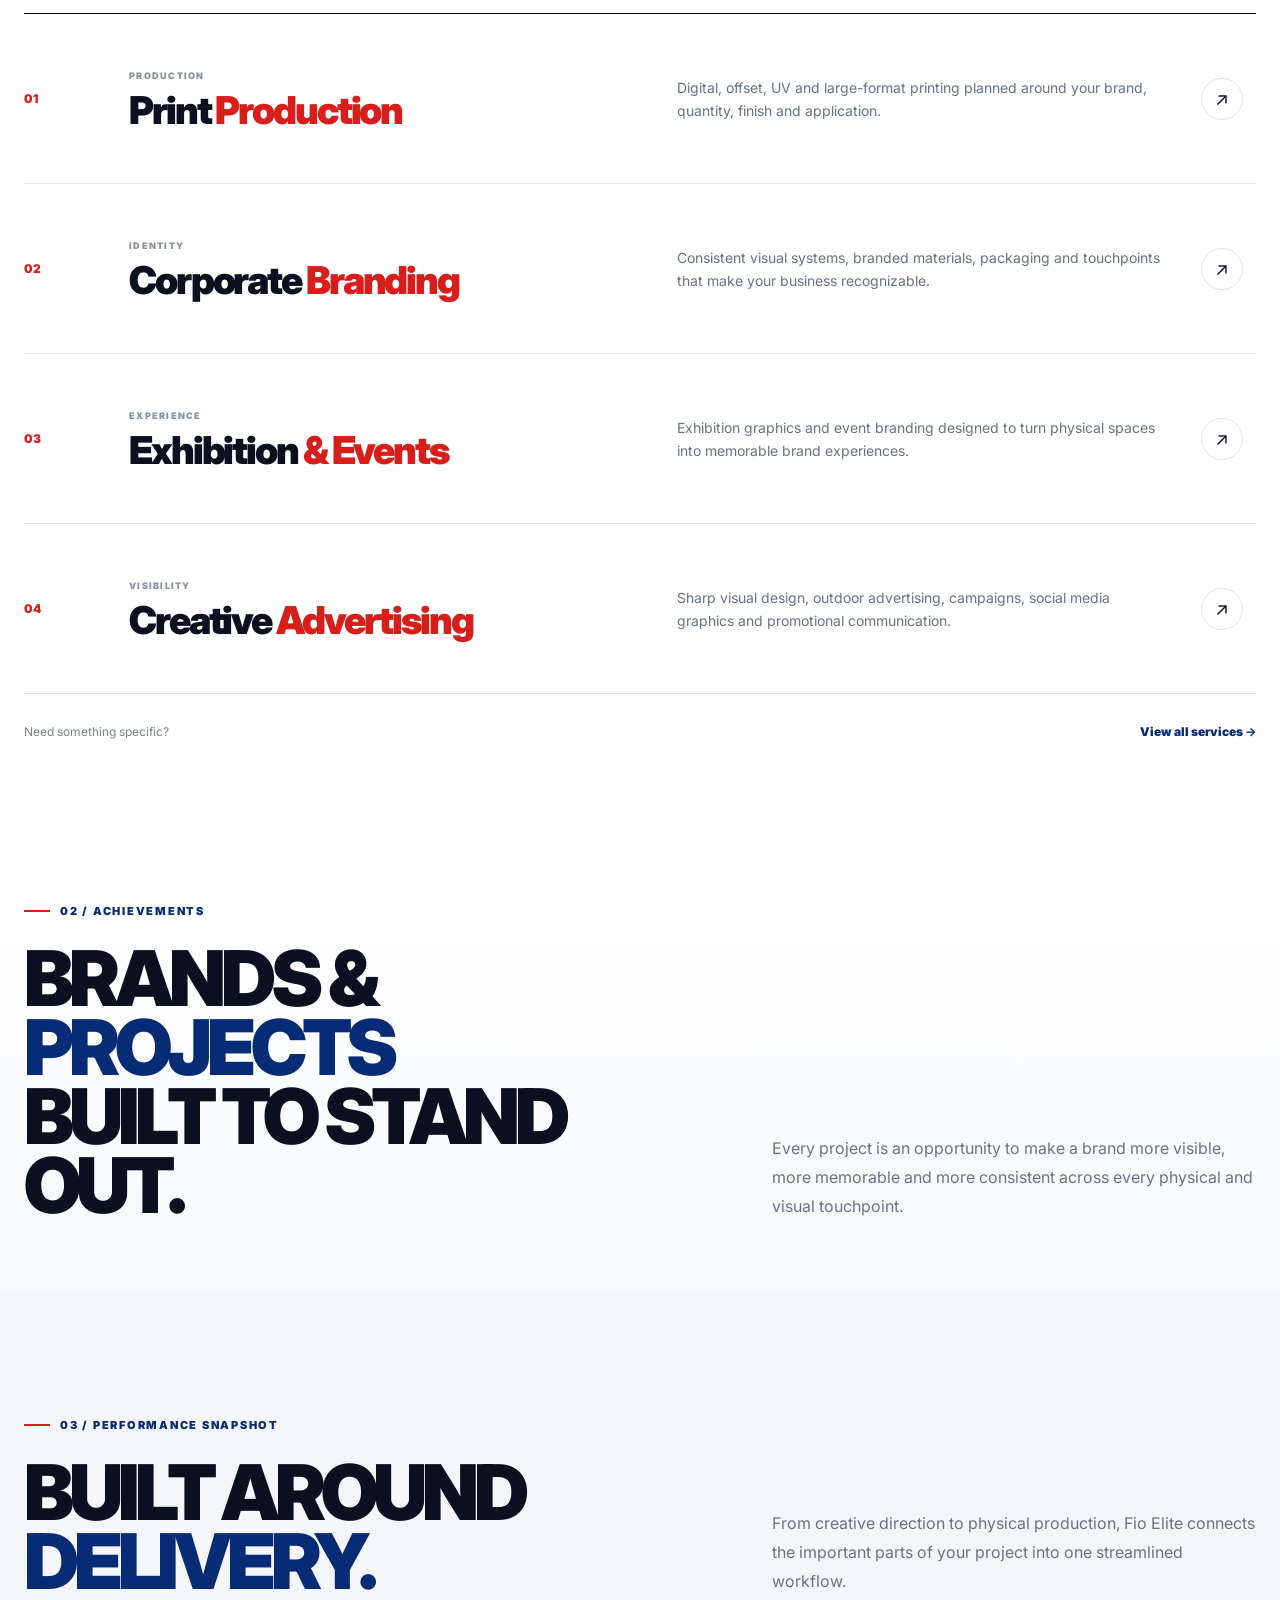
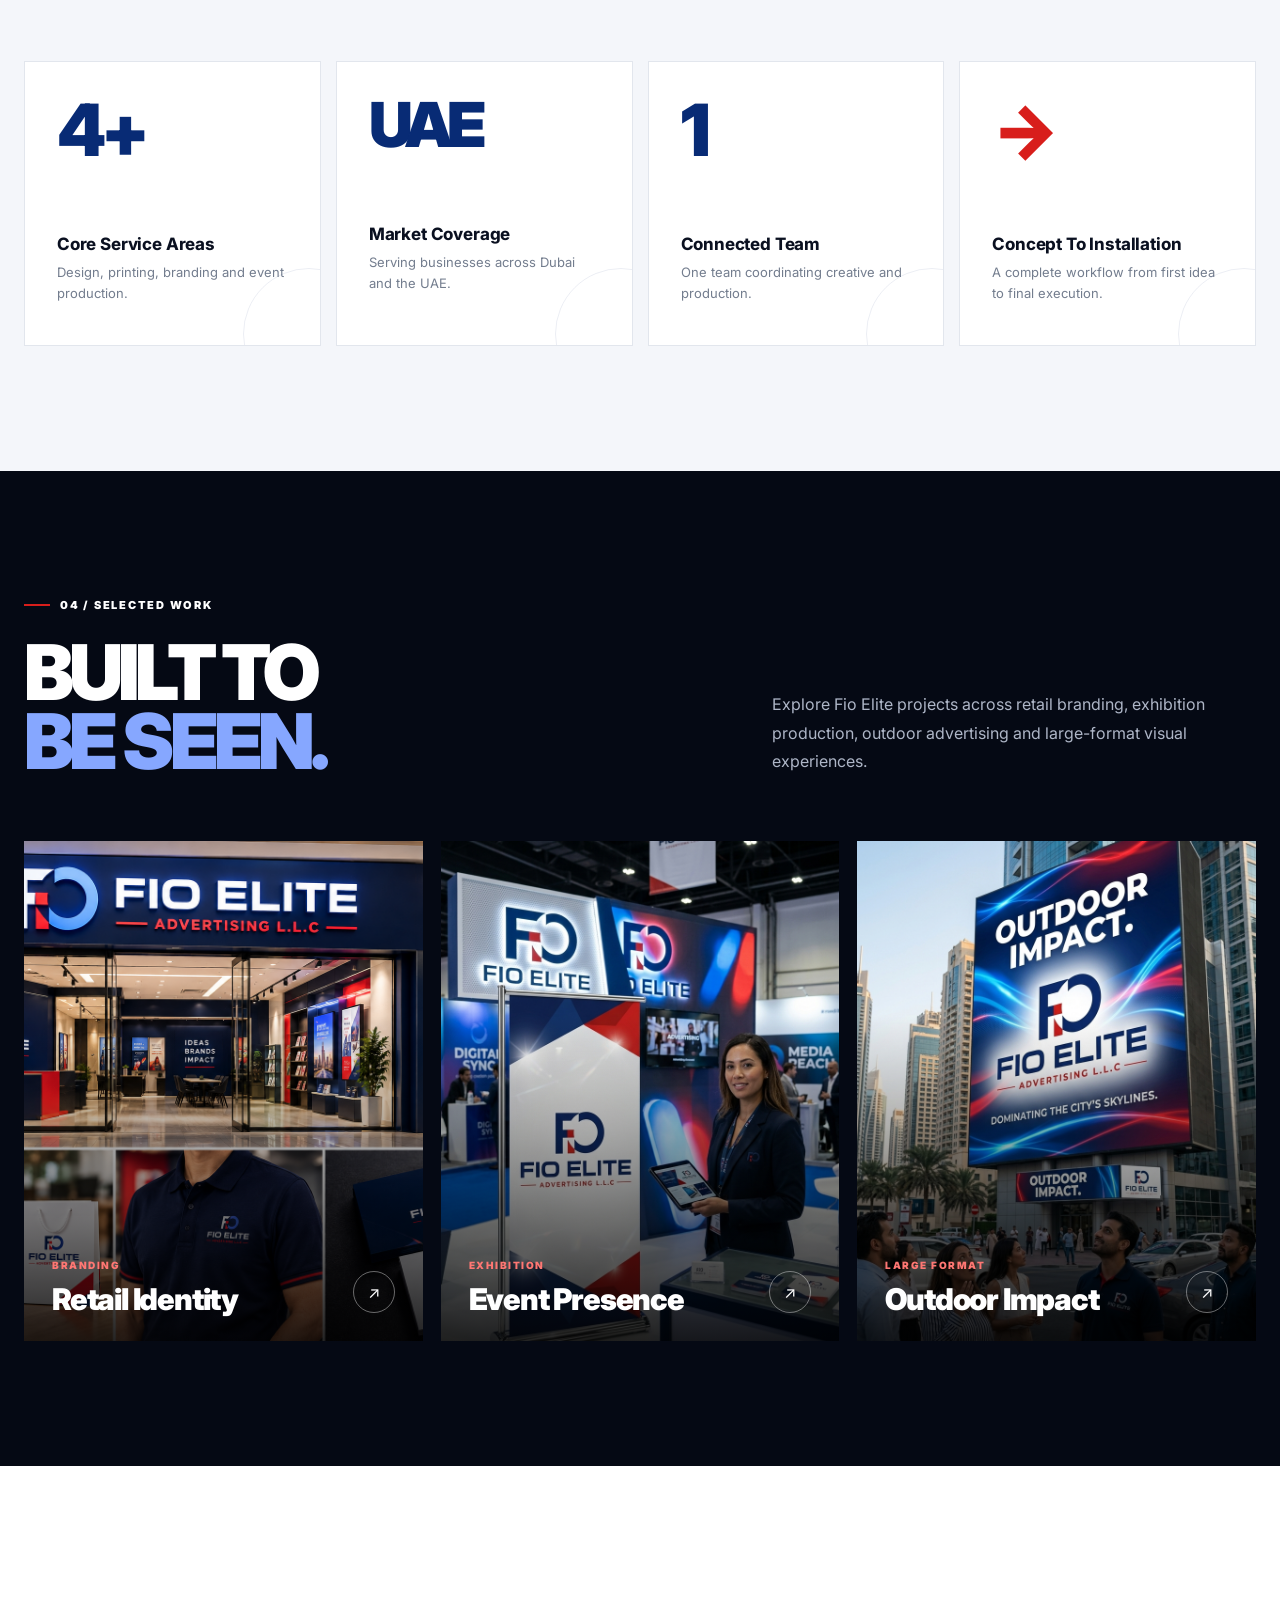
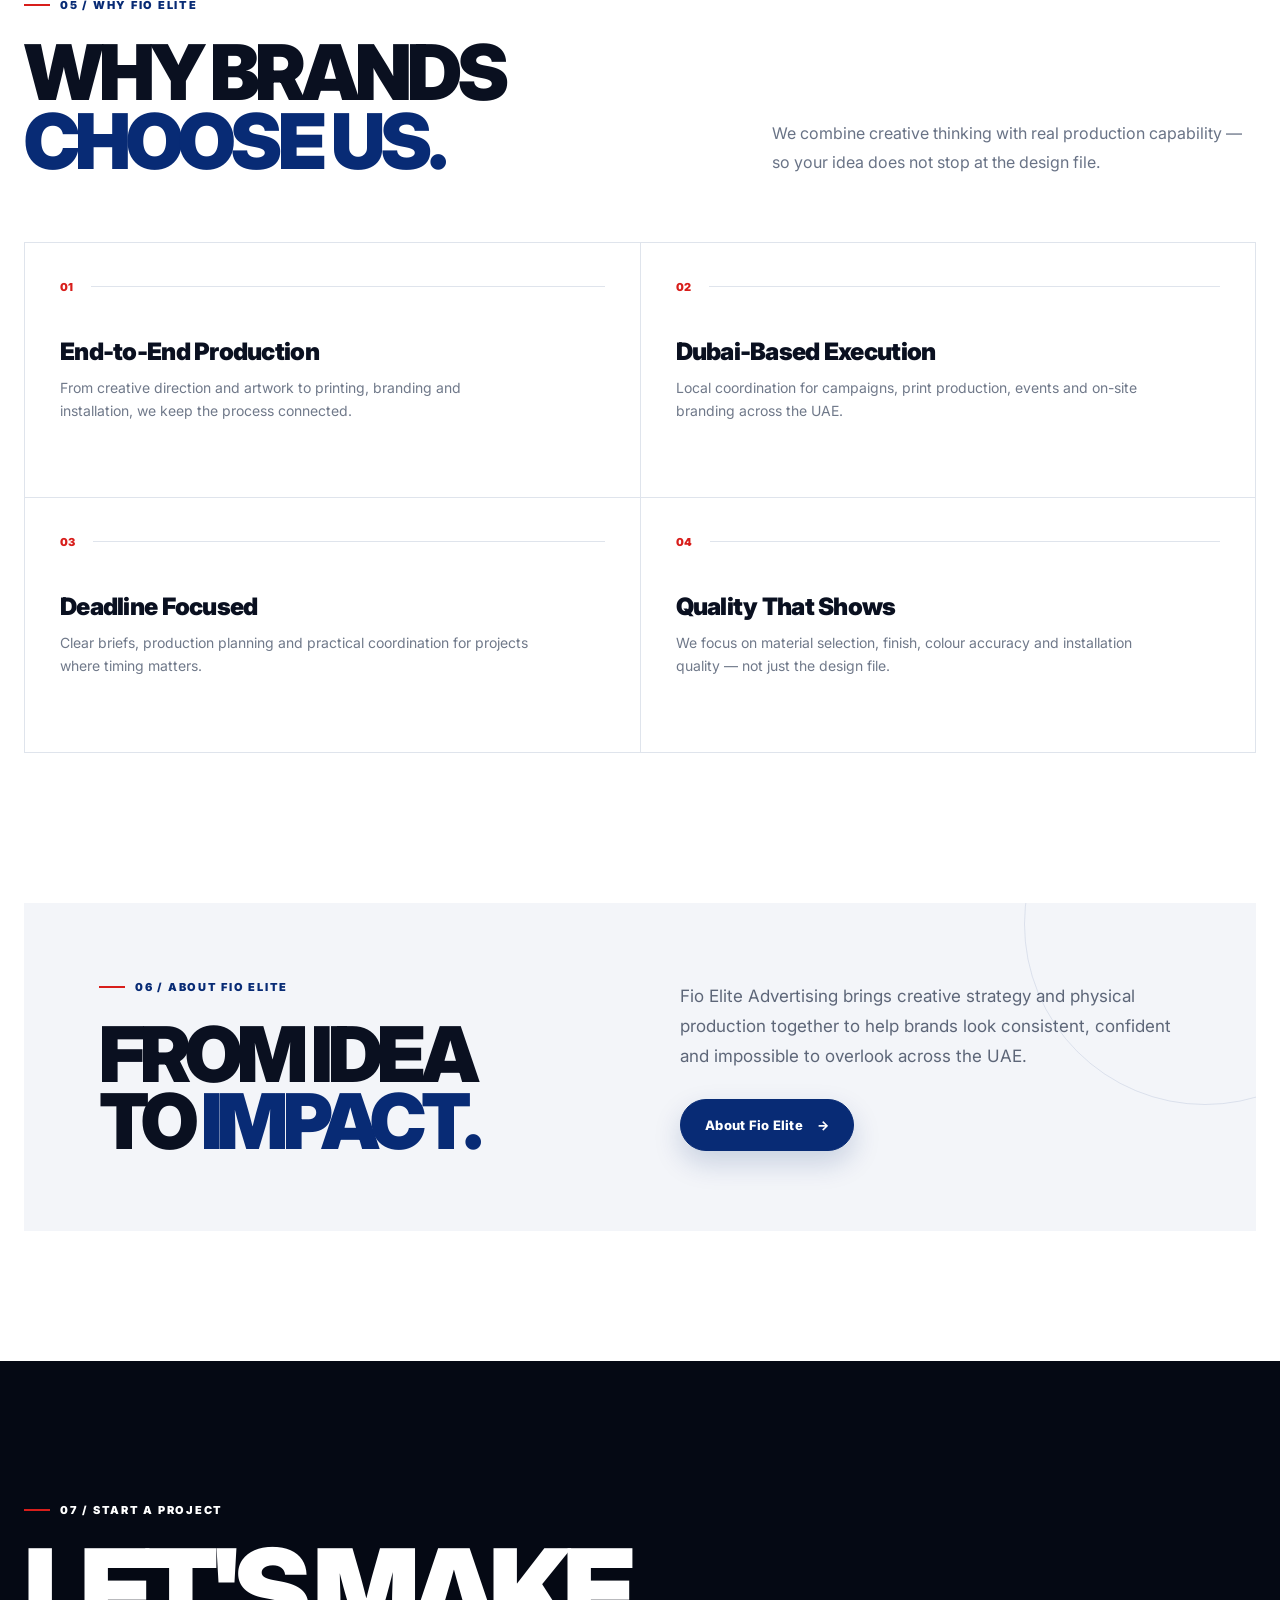
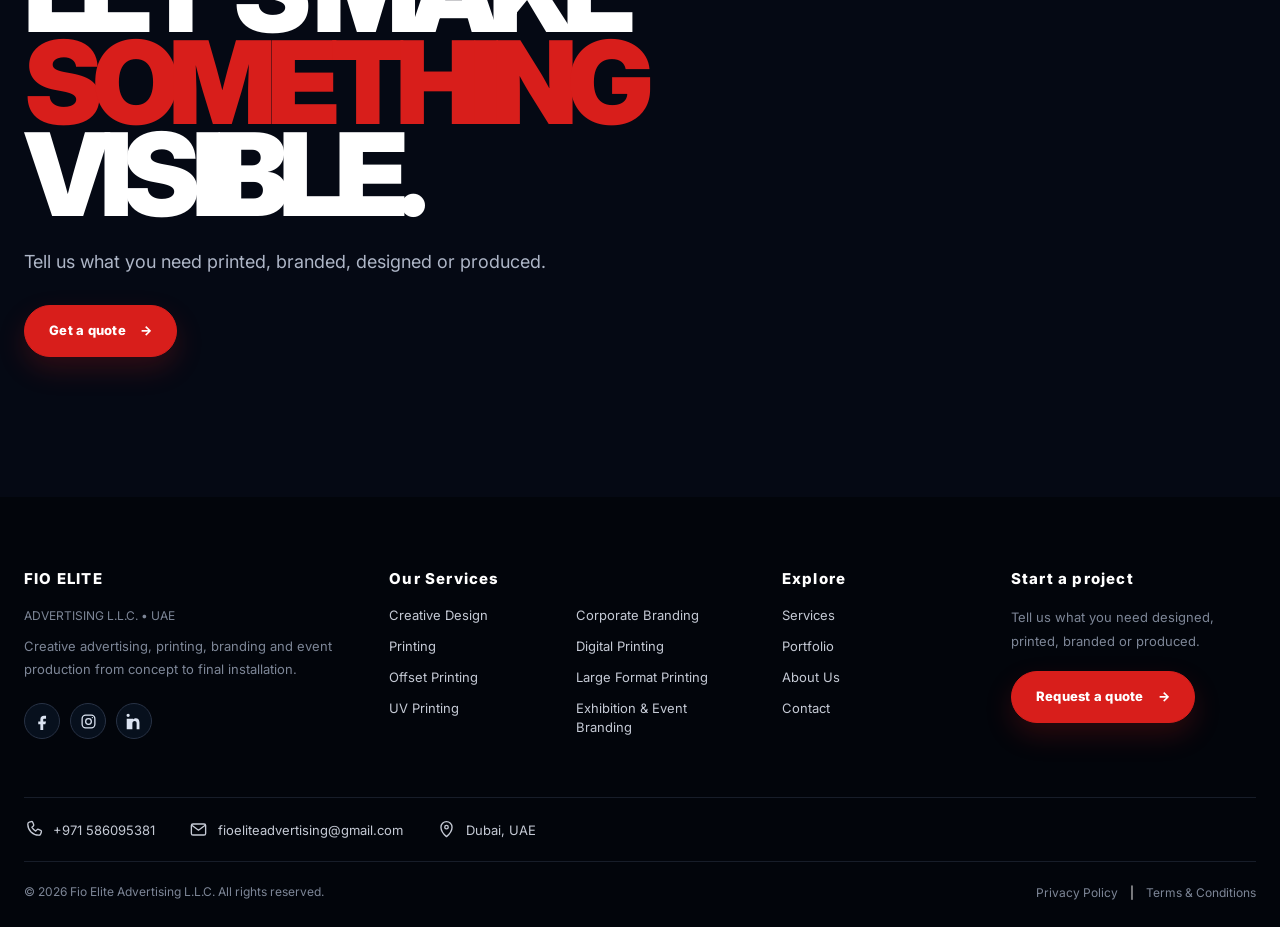
<file: Fio-elite website/home.html>
<!doctype html>
<html lang="en">
<head>
  <meta charset="utf-8">
  <meta name="viewport" content="width=device-width, initial-scale=1">
  <title>Fio Elite Advertising | Advertising & Printing Agency in Dubai, UAE</title>
  <meta name="description" content="Fio Elite Advertising provides creative advertising, digital and offset printing, corporate branding, exhibition branding, large-format production and visual design across Dubai and the UAE.">
  <meta name="robots" content="index,follow">
  <link rel="canonical" href="https://www.fioelite.com/home.html">
  <meta property="og:type" content="website">
  <meta property="og:title" content="Fio Elite Advertising | Advertising & Printing Agency in Dubai, UAE">
  <meta property="og:description" content="Creative advertising, printing, corporate branding, exhibition branding and visual production across Dubai and the UAE.">
  <meta property="og:url" content="https://www.fioelite.com/home.html">
  <meta property="og:image" content="https://www.fioelite.com/assets/fio-elite-logo.png">
  <meta name="twitter:card" content="summary_large_image">
  <link rel="preconnect" href="https://fonts.googleapis.com">
  <link rel="preconnect" href="https://fonts.gstatic.com" crossorigin>
  <link href="https://fonts.googleapis.com/css2?family=Inter:wght@400;500;600;700;800;900&display=swap" rel="stylesheet">
  <link rel="stylesheet" href="css/style.css">

  <script type="application/ld+json">
  {
    "@context":"https://schema.org",
    "@type":"LocalBusiness",
    "name":"Fio Elite Advertising L.L.C.",
    "description":"Advertising, branding, printing and event production services for businesses in Dubai and across the UAE.",
    "image":"https://www.fioelite.com/assets/fio-elite-logo.png",
    "url":"https://www.fioelite.com",
    "address":{"@type":"PostalAddress","addressLocality":"Dubai","addressCountry":"AE"}
  }
  </script>
</head>

<body>
<div class="page-noise" aria-hidden="true"></div>

<header class="site-header">
  <div class="container nav">
    <a href="home.html" class="logo-link" aria-label="Fio Elite Advertising home">
      <img src="source/fio-elite-logo.png" class="logo" alt="Fio Elite Advertising L.L.C. logo" width="260" height="150">
    </a>

    <nav class="navlinks" aria-label="Main navigation">
      <a href="home.html" class="active">Home</a>
      <details class="nav-service-menu">
        <summary class="nav-service-toggle">Services <span aria-hidden="true">⌄</span></summary>
        <div class="nav-service-list" aria-label="Services submenu">
          <a href="services.html">All Services</a>
          <a href="creative-design.html">Creative Design</a>
          <a href="corporate-branding.html">Corporate Branding</a>
          <a href="exhibition-branding.html">Exhibition & Event Branding</a>
          <a href="printing.html">Printing</a>
          <a href="digital-printing.html">Digital Printing</a>
          <a href="offset-printing.html">Offset Printing</a>
          <a href="uv-printing.html">UV Printing</a>
          <a href="large-format-printing.html">Large Format Printing</a>
        </div>
      </details>
      <a href="portfolio.html">Portfolio</a>
      <a href="about.html">About</a>
      <a class="btn btn-blue nav-cta" href="contact.html">Start a project <span>↗</span></a>
    </nav>

    <button class="menu" aria-label="Toggle navigation" aria-expanded="false">☰</button>
  </div>
</header>

<main>

<!-- HERO -->
<section class="hero container">
  <div class="hero-copy reveal">
    <div class="eyebrow"><span></span> Advertising • Branding • Production • Dubai • UAE</div>
    <h1>
      MAKE YOUR<br>
      <span class="word-blue">BRAND</span>
      <span class="word-red">VISIBLE.</span>
    </h1>
    <p class="lead">
      Creative advertising, precision printing, corporate branding and
      high-impact event production for businesses across Dubai and the UAE —
      from the first idea to the final installation.
    </p>
    <div class="actions">
      <a class="btn btn-blue" href="contact.html">Start a project <span>→</span></a>
      <a class="btn btn-outline" href="services.html">Explore services <span>↗</span></a>
    </div>
    <div class="hero-meta">
      <div><strong>01</strong><span>Creative</span></div>
      <div><strong>02</strong><span>Production</span></div>
      <div><strong>03</strong><span>Installation</span></div>
    </div>
  </div>

  <!-- Original hero visual structure from the supplied ZIP, with the blue orb removed -->
  <div class="hero-visual reveal" aria-label="Fio Elite advertising visual">
    <div class="hero-motion" aria-hidden="true">
      <span class="motion-grid"></span>
      <span class="motion-line line-a"></span>
      <span class="motion-line line-b"></span>
      <span class="motion-dot dot-a"></span>
      <span class="motion-dot dot-b"></span>
      <span class="motion-dot dot-c"></span>
      <span class="motion-word">FIO<br><b>ELITE</b></span>
    </div>
    <div class="ring"></div>
    <div class="float f1"><strong>PRINT</strong><small>Precision production</small></div>
    <div class="float f2"><strong>BRAND</strong><small>Corporate identity &amp; visibility</small></div>
    <div class="float f3"><strong>IMPACT</strong><small>Built to be seen</small></div>
    <div class="float f4"><strong>INSTALL</strong><small>From idea to final execution</small></div>
  </div>
</section>

<!-- MARQUEE -->
<div class="marquee" aria-hidden="true">
  <div class="track">
    Digital Printing <i>✦</i> Offset Printing <i>✦</i> UV Printing <i>✦</i>
    Large Format <i>✦</i> Exhibition Branding <i>✦</i> Outdoor Advertising <i>✦</i>
    Corporate Branding <i>✦</i> Creative Design <i>✦</i>
    Digital Printing <i>✦</i> Offset Printing <i>✦</i> UV Printing <i>✦</i>
    Large Format <i>✦</i> Exhibition Branding <i>✦</i> Outdoor Advertising <i>✦</i>
    Corporate Branding <i>✦</i> Creative Design <i>✦</i>
  </div>
</div>

<!-- CLIENT LOGOS -->
<section class="clients-section">
  <div class="container">
    <div class="clients-heading reveal">
      <div class="eyebrow"><span></span> Brands we've worked with</div>
      <p>Trusted by businesses, free zones and growing brands across the UAE.</p>
    </div>
  </div>

  <div class="logo-marquee">
    <div class="logo-track">
      <div class="client-logo"><img src="source/logos/Mnk-business.png" alt="MNK Business Group"></div>
      <div class="client-logo"><img src="source/logos/Plus-uae.png" alt="Plus UAE Representation Services"></div>
      <div class="client-logo"><img src="source/logos/prime-ventures.png" alt="AEY Prime Ventures"></div>
      <div class="client-logo"><img src="source/logos/South-Hub.png" alt="Dubai South Business Hub"></div>
      <div class="client-logo"><img src="source/logos/adgm.png" alt="ADGM"></div>
      <div class="client-logo"><img src="source/logos/alhind.png" alt="Alhind Business Center"></div>
      <div class="client-logo"><img src="source/logos/Altawar.png" alt="Shams Altawar Business Services"></div>
      <div class="client-logo"><img src="source/logos/Anc.webp" alt="Ajman Nuventures Center Free Zone"></div>
      <div class="client-logo"><img src="source/logos/Alpha.webp" alt="Alpha Vision Project Management"></div>
      <div class="client-logo"><img src="source/logos/jafza.jpeg" alt="Jebel Ali Free Zone"></div>
      <div class="client-logo"><img src="source/logos/KNZ-Solutions.jpg" alt="KNZ Solutions"></div>
       <div class="client-logo"><img src="source/logos/Mnk-business.png" alt="MNK Business Group"></div>
      <div class="client-logo"><img src="source/logos/Plus-uae.png" alt="Plus UAE Representation Services"></div>
      <div class="client-logo"><img src="source/logos/prime-ventures.png" alt="AEY Prime Ventures"></div>
      <div class="client-logo"><img src="source/logos/South-Hub.png" alt="Dubai South Business Hub"></div>
      <div class="client-logo"><img src="source/logos/adgm.png" alt="ADGM"></div>
      <div class="client-logo"><img src="source/logos/alhind.png" alt="Alhind Business Center"></div>
      <div class="client-logo"><img src="source/logos/alhind.png" alt="Shams Altawar Business Services"></div>
      <div class="client-logo"><img src="source/logos/Anc.webp" alt="Ajman Nuventures Center Free Zone"></div>
      <div class="client-logo"><img src="source/logos/Alpha.webp" alt="Alpha Vision Project Management"></div>
      <div class="client-logo"><img src="source/logos/jafza.jpeg" alt="Jebel Ali Free Zone"></div>
      <div class="client-logo"><img src="source/logos/KNZ-Solutions.jpg" alt="KNZ Solutions"></div>

      
  </div>
</section>

<!-- SERVICES -->
<section class="services-section container section-space">
  <div class="section-head reveal">
    <div>
      <div class="eyebrow"><span></span> 01 / What we do</div>
      <h2>ONE TEAM.<br><span class="blue">MANY WAYS</span><br>TO STAND OUT.</h2>
    </div>
    <p>We help UAE businesses look sharper on paper, on screens, on buildings and inside events with creative thinking backed by practical production.</p>
  </div>

  <div class="services-list">
    <a class="service-row reveal" href="services.html">
      <span class="service-number">01</span>
      <div class="service-title"><small>Production</small><h3>Print <em>Production</em></h3></div>
      <p>Digital, offset, UV and large-format printing planned around your brand, quantity, finish and application.</p>
      <span class="service-arrow">↗</span>
    </a>
    <a class="service-row reveal" href="services.html">
      <span class="service-number">02</span>
      <div class="service-title"><small>Identity</small><h3>Corporate <em>Branding</em></h3></div>
      <p>Consistent visual systems, branded materials, packaging and touchpoints that make your business recognizable.</p>
      <span class="service-arrow">↗</span>
    </a>
    <a class="service-row reveal" href="services.html">
      <span class="service-number">03</span>
      <div class="service-title"><small>Experience</small><h3>Exhibition <em>& Events</em></h3></div>
      <p>Exhibition graphics and event branding designed to turn physical spaces into memorable brand experiences.</p>
      <span class="service-arrow">↗</span>
    </a>
    <a class="service-row reveal" href="services.html">
      <span class="service-number">04</span>
      <div class="service-title"><small>Visibility</small><h3>Creative <em>Advertising</em></h3></div>
      <p>Sharp visual design, outdoor advertising, campaigns, social media graphics and promotional communication.</p>
      <span class="service-arrow">↗</span>
    </a>
  </div>

  <div class="services-bottom reveal">
    <span>Need something specific?</span>
    <a href="services.html">View all services <strong>→</strong></a>
  </div>
</section>

<!-- ACHIEVEMENTS -->
<section class="achievements-section">
  <div class="container">
    <div class="section-head achievement-heading reveal">
      <div>
        <div class="eyebrow"><span></span> 02 / Achievements</div>
        <h2>BRANDS &<br><span class="blue">PROJECTS</span><br>BUILT TO STAND OUT.</h2>
      </div>
      <p>Every project is an opportunity to make a brand more visible, more memorable and more consistent across every physical and visual touchpoint.</p>
    </div>
  </div>
</section>

<!-- PERFORMANCE -->
<section class="performance-section">
  <div class="container">
    <div class="performance-title reveal">
      <div>
        <div class="eyebrow"><span></span> 03 / Performance Snapshot</div>
        <h2>BUILT AROUND<br><span class="blue">DELIVERY.</span></h2>
      </div>
      <p>From creative direction to physical production, Fio Elite connects the important parts of your project into one streamlined workflow.</p>
    </div>

    <div class="performance-grid">
      <article class="stat-card reveal"><span class="stat-number" data-target="4" data-suffix="+">0</span><h3>Core Service Areas</h3><p>Design, printing, branding and event production.</p></article>
      <article class="stat-card reveal"><span class="stat-number text-stat">UAE</span><h3>Market Coverage</h3><p>Serving businesses across Dubai and the UAE.</p></article>
      <article class="stat-card reveal"><span class="stat-number" data-target="1">0</span><h3>Connected Team</h3><p>One team coordinating creative and production.</p></article>
      <article class="stat-card reveal"><span class="stat-number arrow-stat">→</span><h3>Concept To Installation</h3><p>A complete workflow from first idea to final execution.</p></article>
    </div>
  </div>
</section>

<!-- SELECTED WORK -->
<section class="dark selected-work-section">
  <div class="container">
    <div class="section-head reveal">
      <div>
        <div class="eyebrow red-eyebrow"><span></span> 04 / Selected work</div>
        <h2>BUILT TO<br><span class="light-blue">BE SEEN.</span></h2>
      </div>
      <p>Explore Fio Elite projects across retail branding, exhibition production, outdoor advertising and large-format visual experiences.</p>
    </div>

    <div class="grid-3">
      <a class="work work-image reveal" href="portfolio.html">
        <img src="source/Reatil Identity image.png" alt="Retail branding and visual identity project by Fio Elite Advertising" loading="lazy">
        <div class="work-content"><small>Branding</small><h3>Retail Identity</h3><span>↗</span></div>
      </a>
      <a class="work work-image reveal" href="portfolio.html">
        <img src="source/Event presence.jpeg" alt="Event and exhibition branding project by Fio Elite Advertising" loading="lazy">
        <div class="work-content"><small>Exhibition</small><h3>Event Presence</h3><span>↗</span></div>
      </a>
      <a class="work work-image reveal" href="portfolio.html">
        <img src="source/Out Door impact.jpeg" alt="Outdoor advertising and large format advertising project by Fio Elite Advertising" loading="lazy">
        <div class="work-content"><small>Large Format</small><h3>Outdoor Impact</h3><span>↗</span></div>
      </a>
    </div>
  </div>
</section>

<!-- WHY -->
<section class="why-section">
  <div class="container">
    <div class="section-head reveal">
      <div>
        <div class="eyebrow"><span></span> 05 / Why Fio Elite</div>
        <h2>WHY BRANDS<br><span class="blue">CHOOSE US.</span></h2>
      </div>
      <p>We combine creative thinking with real production capability — so your idea does not stop at the design file.</p>
    </div>

    <div class="why-grid">
      <article class="why-card reveal"><div class="why-top"><span class="why-index">01</span><span class="why-line"></span></div><h3>End-to-End Production</h3><p>From creative direction and artwork to printing, branding and installation, we keep the process connected.</p></article>
      <article class="why-card reveal"><div class="why-top"><span class="why-index">02</span><span class="why-line"></span></div><h3>Dubai-Based Execution</h3><p>Local coordination for campaigns, print production, events and on-site branding across the UAE.</p></article>
      <article class="why-card reveal"><div class="why-top"><span class="why-index">03</span><span class="why-line"></span></div><h3>Deadline Focused</h3><p>Clear briefs, production planning and practical coordination for projects where timing matters.</p></article>
      <article class="why-card reveal"><div class="why-top"><span class="why-index">04</span><span class="why-line"></span></div><h3>Quality That Shows</h3><p>We focus on material selection, finish, colour accuracy and installation quality — not just the design file.</p></article>
    </div>
  </div>
</section>

<!-- ABOUT -->
<section class="container about-section">
  <div class="about-band">
    <div class="reveal">
      <div class="eyebrow"><span></span> 06 / About Fio Elite</div>
      <h2>FROM IDEA<br>TO <span class="blue">IMPACT.</span></h2>
    </div>
    <div class="reveal">
      <p class="lead">Fio Elite Advertising brings creative strategy and physical production together to help brands look consistent, confident and impossible to overlook across the UAE.</p>
      <a class="btn btn-blue" href="about.html">About Fio Elite <span>→</span></a>
    </div>
  </div>
</section>

<!-- CTA -->
<section class="dark final-cta">
  <div class="container reveal">
    <div class="eyebrow red-eyebrow"><span></span> 07 / Start a project</div>
    <h2>LET'S MAKE<br><span class="red">SOMETHING</span><br>VISIBLE.</h2>
    <p class="lead">Tell us what you need printed, branded, designed or produced.</p>
    <a class="btn btn-red" href="contact.html">Get a quote <span>→</span></a>
  </div>
</section>

</main>

<footer>
  <div class="container foot foot-expanded">
    <div class="foot-brand">
      <h3>FIO ELITE</h3>
      <div class="muted">ADVERTISING L.L.C. • UAE</div>
      <p class="muted">Creative advertising, printing, branding and event production from concept to final installation.</p>
      <div class="footer-social" aria-label="Social media">
        <a href="#" aria-label="Facebook" title="Facebook">
          <svg viewBox="0 0 24 24" aria-hidden="true"><path d="M14 8h3V4h-3c-3.1 0-5 1.9-5 5v3H6v4h3v8h4v-8h3l1-4h-4V9c0-.7.3-1 1-1Z"/></svg>
        </a>
        <a href="#" aria-label="Instagram" title="Instagram">
          <svg viewBox="0 0 24 24" aria-hidden="true"><rect x="3" y="3" width="18" height="18" rx="5"/><circle cx="12" cy="12" r="4"/><circle cx="17.5" cy="6.5" r="1" class="fill-dot"/></svg>
        </a>
        <a href="#" aria-label="LinkedIn" title="LinkedIn">
          <svg viewBox="0 0 24 24" aria-hidden="true"><path d="M5 8H1v15h4V8ZM3 1a2.3 2.3 0 1 0 0 4.6A2.3 2.3 0 0 0 3 1ZM9 8H5v15h4v-8.2c0-2.2 1.2-3.5 3.1-3.5 1.8 0 2.9 1.1 2.9 3.5V23h4v-9.6c0-4-2.1-6.1-5.1-6.1-1.8 0-3.2.8-3.9 2V8Z"/></svg>
        </a>
      </div>
    </div>
    <div class="foot-services">
      <h3>Our Services</h3>
      <ul>
        <li><a href="creative-design.html">Creative Design</a></li>
        <li><a href="corporate-branding.html">Corporate Branding</a></li>
        <li><a href="exhibition-branding.html">Exhibition & Event Branding</a></li>
        <li><a href="printing.html">Printing</a></li>
        <li><a href="digital-printing.html">Digital Printing</a></li>
        <li><a href="offset-printing.html">Offset Printing</a></li>
        <li><a href="uv-printing.html">UV Printing</a></li>
        <li><a href="large-format-printing.html">Large Format Printing</a></li>
      </ul>
    </div>
    <div class="foot-explore">
      <h3>Explore</h3>
      <p>
        <a href="services.html">Services</a>
        <a href="portfolio.html">Portfolio</a>
        <a href="about.html">About Us</a>
        <a href="contact.html">Contact</a>
      </p>
    </div>
    <div class="foot-start">
      <h3>Start a project</h3>
      <p class="muted">Tell us what you need designed, printed, branded or produced.</p>
      <a class="btn btn-red" href="contact.html">Request a quote <span>→</span></a>
    </div>
  </div>
  <div class="container footer-contact">
    <a class="footer-contact-item" href="tel:+971586095381" aria-label="Call Fio Elite">
      <svg viewBox="0 0 24 24" aria-hidden="true"><path d="M6.6 2.8 9.2 2a1.5 1.5 0 0 1 1.8.8l1.2 3a1.5 1.5 0 0 1-.4 1.7L10 9.2a15.8 15.8 0 0 0 4.8 4.8l1.7-1.8a1.5 1.5 0 0 1 1.7-.4l3 1.2a1.5 1.5 0 0 1 .8 1.8l-.8 2.6a2.5 2.5 0 0 1-2.5 1.8C10.9 19 5 13.1 4.8 5.3a2.5 2.5 0 0 1 1.8-2.5Z"/></svg>
      <span>+971 586095381</span>
    </a>
    <a class="footer-contact-item" href="mailto:fioeliteadvertising@gmail.com" aria-label="Email Fio Elite">
      <svg viewBox="0 0 24 24" aria-hidden="true"><rect x="3" y="5" width="18" height="14" rx="2"/><path d="m4 7 8 6 8-6"/></svg>
      <span>fioeliteadvertising@gmail.com</span>
    </a>
    <div class="footer-contact-item">
      <svg viewBox="0 0 24 24" aria-hidden="true"><path d="M12 21s7-6.1 7-12a7 7 0 1 0-14 0c0 5.9 7 12 7 12Z"/><circle cx="12" cy="9" r="2.2"/></svg>
      <span>Dubai, UAE</span>
    </div>
  </div>
  <div class="container footer-bottom">
    <div class="muted">© 2026 Fio Elite Advertising L.L.C. All rights reserved.</div>
    <div class="footer-legal"><a href="#">Privacy Policy</a><span>|</span><a href="#">Terms &amp; Conditions</a></div>
  </div>
</footer>

<script src="js/main.js"></script>
</body>
</html>
</file>
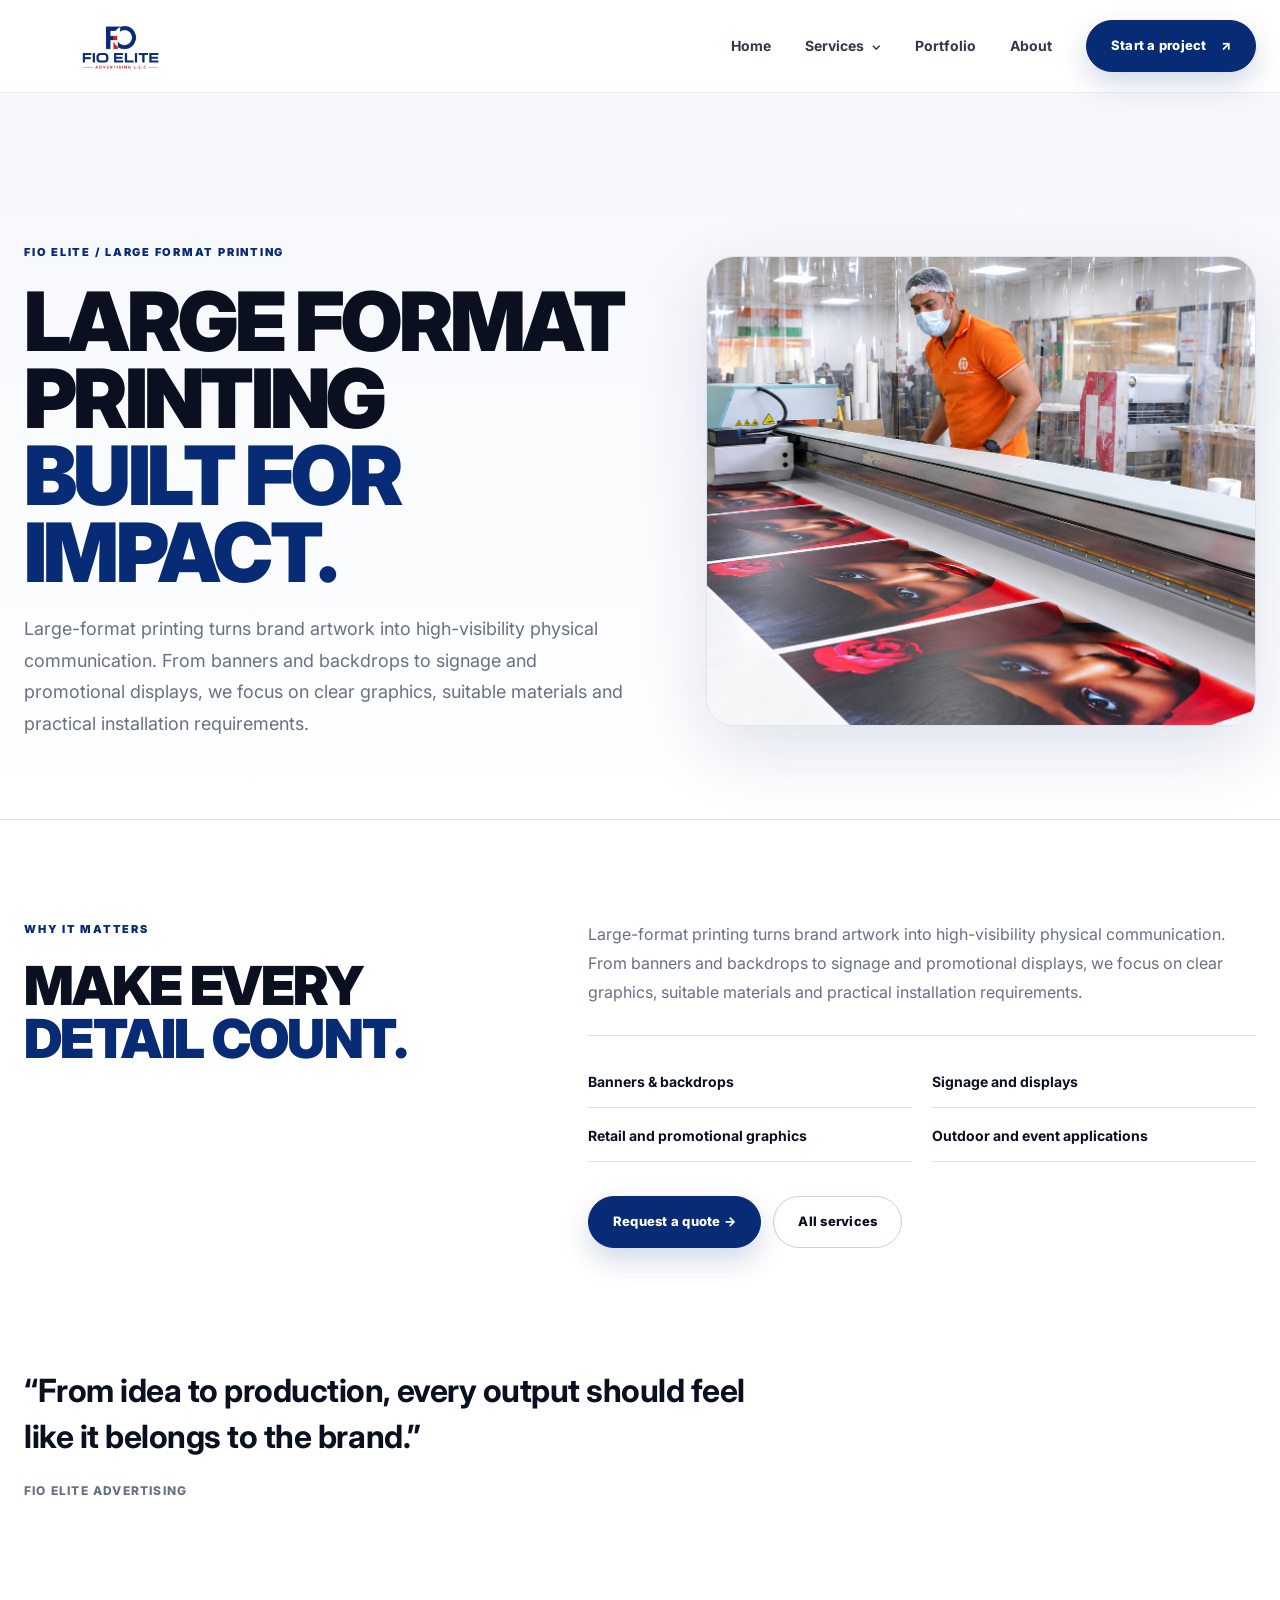
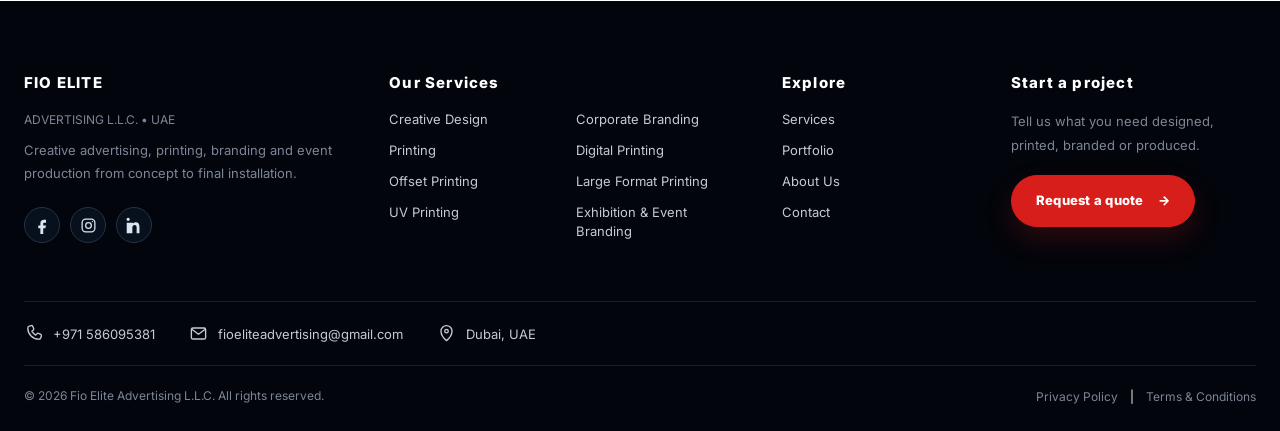
<file: Fio-elite website/large-format-printing.html>
<!doctype html>
<html lang="en">
<head>
<meta charset="utf-8">
<meta name="viewport" content="width=device-width, initial-scale=1">
<title>Large Format Printing in Dubai | Fio Elite Advertising</title>
<meta name="description" content="Large-format printing for banners, signage, displays, backdrops and high-visibility advertising across Dubai and the UAE.">
<meta name="robots" content="index,follow">
<link rel="canonical" href="https://www.fioelite.com/large-format-printing.html">
<meta property="og:type" content="website">
<meta property="og:title" content="Large Format Printing in Dubai | Fio Elite Advertising">
<meta property="og:description" content="Large-format printing for banners, signage, displays, backdrops and high-visibility advertising across Dubai and the UAE.">
<meta property="og:url" content="https://www.fioelite.com/large-format-printing.html">
<meta property="og:image" content="https://www.fioelite.com/assets/fio-elite-logo.png">
<meta name="twitter:card" content="summary_large_image">
<link rel="preconnect" href="https://fonts.googleapis.com">
<link rel="preconnect" href="https://fonts.gstatic.com" crossorigin>
<link href="https://fonts.googleapis.com/css2?family=Inter:wght@400;500;600;700;800;900&display=swap" rel="stylesheet">
<link rel="stylesheet" href="css/style.css">
<script type="application/ld+json">
{
  "@context": "https://schema.org",
  "@type": "Service",
  "name": "Large Format Printing",
  "provider": {
    "@type": "LocalBusiness",
    "name": "Fio Elite Advertising L.L.C.",
    "url": "https://www.fioelite.com"
  },
  "areaServed": {
    "@type": "Country",
    "name": "United Arab Emirates"
  }
}
</script>
</head>
<body>
<header class="site-header"><div class="container nav">
<a href="home.html" class="logo-link" aria-label="Fio Elite Advertising home"><img src="source/fio-elite-logo.png" class="logo" alt="Fio Elite Advertising L.L.C. logo" width="260" height="150"></a>
<nav class="navlinks" aria-label="Main navigation">
      <a href="home.html">Home</a>
      <details class="nav-service-menu">
        <summary class="nav-service-toggle">Services <span aria-hidden="true">⌄</span></summary>
        <div class="nav-service-list" aria-label="Services submenu">
          <a href="services.html">All Services</a>
          <a href="creative-design.html">Creative Design</a>
          <a href="corporate-branding.html">Corporate Branding</a>
          <a href="exhibition-branding.html">Exhibition & Event Branding</a>
          <a href="printing.html">Printing</a>
          <a href="digital-printing.html">Digital Printing</a>
          <a href="offset-printing.html">Offset Printing</a>
          <a href="uv-printing.html">UV Printing</a>
          <a href="large-format-printing.html">Large Format Printing</a>
        </div>
      </details>
      <a href="portfolio.html">Portfolio</a>
      <a href="about.html">About</a>
      <a class="btn btn-blue nav-cta" href="contact.html">Start a project <span>↗</span></a>
    </nav>
<button class="menu" aria-label="Toggle navigation" aria-expanded="false">☰</button>
</div></header>
<main>

<section class="page-hero service-page-hero"><div class="container service-page-hero-grid"><div class="reveal service-page-hero-copy"><div class="eyebrow">Fio Elite / Large Format Printing</div><h1>LARGE FORMAT PRINTING<br><span class="blue">BUILT FOR IMPACT.</span></h1><p>Large-format printing turns brand artwork into high-visibility physical communication. From banners and backdrops to signage and promotional displays, we focus on clear graphics, suitable materials and practical installation requirements.</p></div><div class="reveal service-page-hero-image"><img src="source/services/large-scale-printing.png" alt="Large format printing production" loading="eager"></div></div></section>
<section class="container"><div class="service-detail"><div class="reveal"><div class="eyebrow">Why it matters</div><h2>MAKE EVERY<br><span class="blue">DETAIL COUNT.</span></h2></div><div class="reveal"><p>Large-format printing turns brand artwork into high-visibility physical communication. From banners and backdrops to signage and promotional displays, we focus on clear graphics, suitable materials and practical installation requirements.</p><div class="feature-list"><div><strong>Banners & backdrops</strong></div><div><strong>Signage and displays</strong></div><div><strong>Retail and promotional graphics</strong></div><div><strong>Outdoor and event applications</strong></div></div><div class="actions"><a class="btn btn-blue" href="contact.html">Request a quote →</a><a class="btn" href="services.html">All services</a></div></div></div></section>
<section class="container"><div class="quote reveal">“From idea to production, every output should feel like it belongs to the brand.”<br><small class="muted">Fio Elite Advertising</small></div></section>

</main>
<footer>
  <div class="container foot foot-expanded">
    <div class="foot-brand">
      <h3>FIO ELITE</h3>
      <div class="muted">ADVERTISING L.L.C. • UAE</div>
      <p class="muted">Creative advertising, printing, branding and event production from concept to final installation.</p>
      <div class="footer-social" aria-label="Social media">
        <a href="#" aria-label="Facebook" title="Facebook">
          <svg viewBox="0 0 24 24" aria-hidden="true"><path d="M14 8h3V4h-3c-3.1 0-5 1.9-5 5v3H6v4h3v8h4v-8h3l1-4h-4V9c0-.7.3-1 1-1Z"/></svg>
        </a>
        <a href="#" aria-label="Instagram" title="Instagram">
          <svg viewBox="0 0 24 24" aria-hidden="true"><rect x="3" y="3" width="18" height="18" rx="5"/><circle cx="12" cy="12" r="4"/><circle cx="17.5" cy="6.5" r="1" class="fill-dot"/></svg>
        </a>
        <a href="#" aria-label="LinkedIn" title="LinkedIn">
          <svg viewBox="0 0 24 24" aria-hidden="true"><path d="M5 8H1v15h4V8ZM3 1a2.3 2.3 0 1 0 0 4.6A2.3 2.3 0 0 0 3 1ZM9 8H5v15h4v-8.2c0-2.2 1.2-3.5 3.1-3.5 1.8 0 2.9 1.1 2.9 3.5V23h4v-9.6c0-4-2.1-6.1-5.1-6.1-1.8 0-3.2.8-3.9 2V8Z"/></svg>
        </a>
      </div>
    </div>
    <div class="foot-services">
      <h3>Our Services</h3>
      <ul>
        <li><a href="creative-design.html">Creative Design</a></li>
        <li><a href="corporate-branding.html">Corporate Branding</a></li>
        <li><a href="exhibition-branding.html">Exhibition & Event Branding</a></li>
        <li><a href="printing.html">Printing</a></li>
        <li><a href="digital-printing.html">Digital Printing</a></li>
        <li><a href="offset-printing.html">Offset Printing</a></li>
        <li><a href="uv-printing.html">UV Printing</a></li>
        <li><a href="large-format-printing.html">Large Format Printing</a></li>
      </ul>
    </div>
    <div class="foot-explore">
      <h3>Explore</h3>
      <p>
        <a href="services.html">Services</a>
        <a href="portfolio.html">Portfolio</a>
        <a href="about.html">About Us</a>
        <a href="contact.html">Contact</a>
      </p>
    </div>
    <div class="foot-start">
      <h3>Start a project</h3>
      <p class="muted">Tell us what you need designed, printed, branded or produced.</p>
      <a class="btn btn-red" href="contact.html">Request a quote <span>→</span></a>
    </div>
  </div>
  <div class="container footer-contact">
    <a class="footer-contact-item" href="tel:+971586095381" aria-label="Call Fio Elite">
      <svg viewBox="0 0 24 24" aria-hidden="true"><path d="M6.6 2.8 9.2 2a1.5 1.5 0 0 1 1.8.8l1.2 3a1.5 1.5 0 0 1-.4 1.7L10 9.2a15.8 15.8 0 0 0 4.8 4.8l1.7-1.8a1.5 1.5 0 0 1 1.7-.4l3 1.2a1.5 1.5 0 0 1 .8 1.8l-.8 2.6a2.5 2.5 0 0 1-2.5 1.8C10.9 19 5 13.1 4.8 5.3a2.5 2.5 0 0 1 1.8-2.5Z"/></svg>
      <span>+971 586095381</span>
    </a>
    <a class="footer-contact-item" href="mailto:fioeliteadvertising@gmail.com" aria-label="Email Fio Elite">
      <svg viewBox="0 0 24 24" aria-hidden="true"><rect x="3" y="5" width="18" height="14" rx="2"/><path d="m4 7 8 6 8-6"/></svg>
      <span>fioeliteadvertising@gmail.com</span>
    </a>
    <div class="footer-contact-item">
      <svg viewBox="0 0 24 24" aria-hidden="true"><path d="M12 21s7-6.1 7-12a7 7 0 1 0-14 0c0 5.9 7 12 7 12Z"/><circle cx="12" cy="9" r="2.2"/></svg>
      <span>Dubai, UAE</span>
    </div>
  </div>
  <div class="container footer-bottom">
    <div class="muted">© 2026 Fio Elite Advertising L.L.C. All rights reserved.</div>
    <div class="footer-legal"><a href="#">Privacy Policy</a><span>|</span><a href="#">Terms &amp; Conditions</a></div>
  </div>
</footer>
<script src="js/main.js"></script>
</body>
</html>
</file>
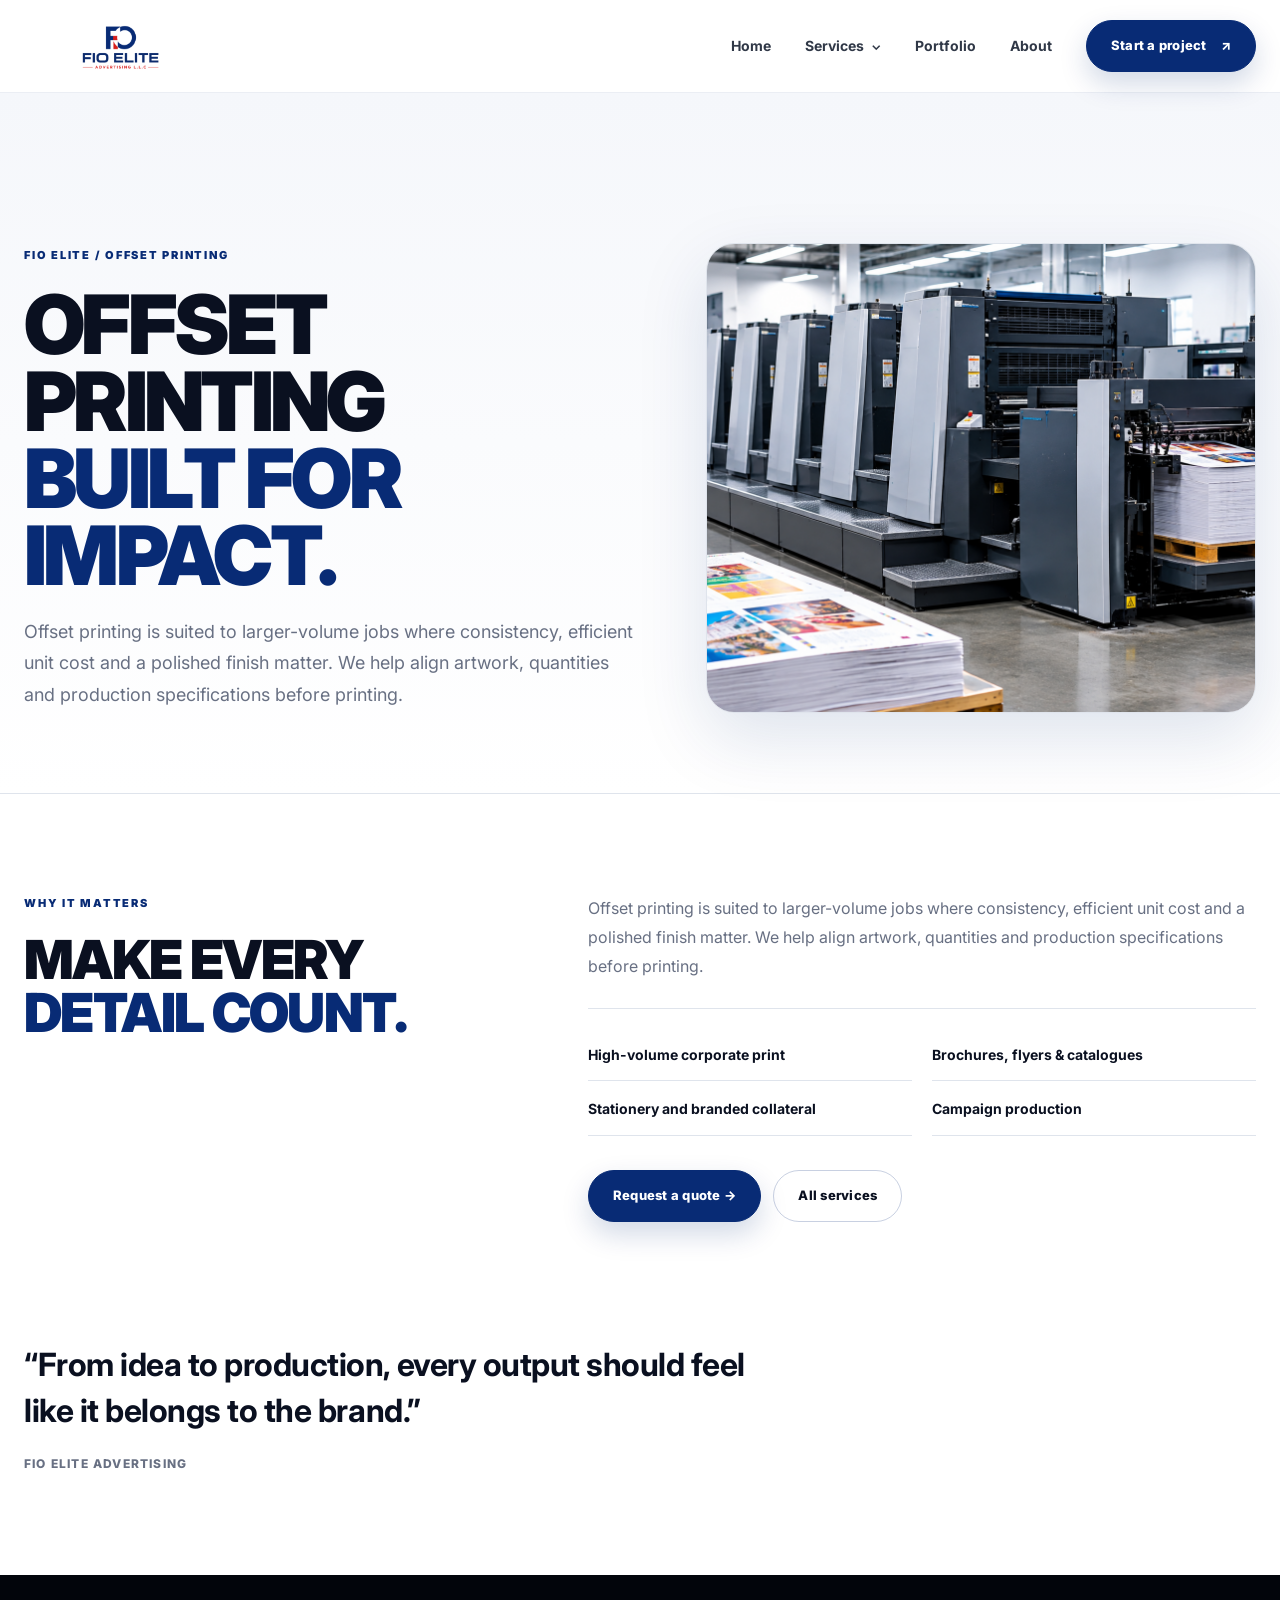
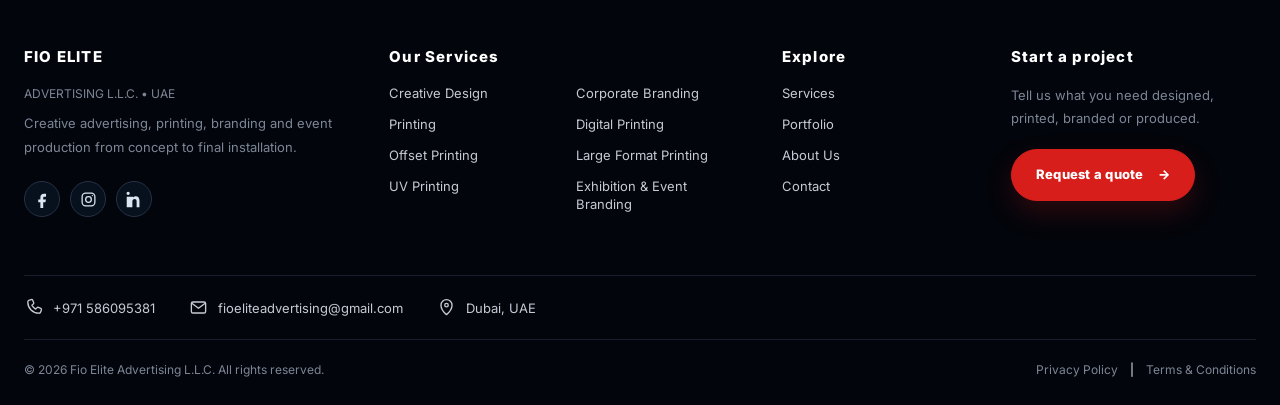
<file: Fio-elite website/offset-printing.html>
<!doctype html>
<html lang="en">
<head>
<meta charset="utf-8">
<meta name="viewport" content="width=device-width, initial-scale=1">
<title>Offset Printing Services in Dubai | Fio Elite Advertising</title>
<meta name="description" content="Offset printing solutions for high-volume marketing collateral, corporate stationery and campaigns requiring consistent print quality.">
<meta name="robots" content="index,follow">
<link rel="canonical" href="https://www.fioelite.com/offset-printing.html">
<meta property="og:type" content="website">
<meta property="og:title" content="Offset Printing Services in Dubai | Fio Elite Advertising">
<meta property="og:description" content="Offset printing solutions for high-volume marketing collateral, corporate stationery and campaigns requiring consistent print quality.">
<meta property="og:url" content="https://www.fioelite.com/offset-printing.html">
<meta property="og:image" content="https://www.fioelite.com/assets/fio-elite-logo.png">
<meta name="twitter:card" content="summary_large_image">
<link rel="preconnect" href="https://fonts.googleapis.com">
<link rel="preconnect" href="https://fonts.gstatic.com" crossorigin>
<link href="https://fonts.googleapis.com/css2?family=Inter:wght@400;500;600;700;800;900&display=swap" rel="stylesheet">
<link rel="stylesheet" href="css/style.css">
<script type="application/ld+json">
{
  "@context": "https://schema.org",
  "@type": "Service",
  "name": "Offset Printing",
  "provider": {
    "@type": "LocalBusiness",
    "name": "Fio Elite Advertising L.L.C.",
    "url": "https://www.fioelite.com"
  },
  "areaServed": {
    "@type": "Country",
    "name": "United Arab Emirates"
  }
}
</script>
</head>
<body>
<header class="site-header"><div class="container nav">
<a href="home.html" class="logo-link" aria-label="Fio Elite Advertising home"><img src="source/fio-elite-logo.png" class="logo" alt="Fio Elite Advertising L.L.C. logo" width="260" height="150"></a>
<nav class="navlinks" aria-label="Main navigation">
      <a href="home.html">Home</a>
      <details class="nav-service-menu">
        <summary class="nav-service-toggle">Services <span aria-hidden="true">⌄</span></summary>
        <div class="nav-service-list" aria-label="Services submenu">
          <a href="services.html">All Services</a>
          <a href="creative-design.html">Creative Design</a>
          <a href="corporate-branding.html">Corporate Branding</a>
          <a href="exhibition-branding.html">Exhibition & Event Branding</a>
          <a href="printing.html">Printing</a>
          <a href="digital-printing.html">Digital Printing</a>
          <a href="offset-printing.html">Offset Printing</a>
          <a href="uv-printing.html">UV Printing</a>
          <a href="large-format-printing.html">Large Format Printing</a>
        </div>
      </details>
      <a href="portfolio.html">Portfolio</a>
      <a href="about.html">About</a>
      <a class="btn btn-blue nav-cta" href="contact.html">Start a project <span>↗</span></a>
    </nav>
<button class="menu" aria-label="Toggle navigation" aria-expanded="false">☰</button>
</div></header>
<main>

<section class="page-hero service-page-hero"><div class="container service-page-hero-grid"><div class="reveal service-page-hero-copy"><div class="eyebrow">Fio Elite / Offset Printing</div><h1>OFFSET PRINTING<br><span class="blue">BUILT FOR IMPACT.</span></h1><p>Offset printing is suited to larger-volume jobs where consistency, efficient unit cost and a polished finish matter. We help align artwork, quantities and production specifications before printing.</p></div><div class="reveal service-page-hero-image"><img src="source/offset-printing.png" alt="Offset printing production" loading="eager"></div></div></section>
<section class="container"><div class="service-detail"><div class="reveal"><div class="eyebrow">Why it matters</div><h2>MAKE EVERY<br><span class="blue">DETAIL COUNT.</span></h2></div><div class="reveal"><p>Offset printing is suited to larger-volume jobs where consistency, efficient unit cost and a polished finish matter. We help align artwork, quantities and production specifications before printing.</p><div class="feature-list"><div><strong>High-volume corporate print</strong></div><div><strong>Brochures, flyers & catalogues</strong></div><div><strong>Stationery and branded collateral</strong></div><div><strong>Campaign production</strong></div></div><div class="actions"><a class="btn btn-blue" href="contact.html">Request a quote →</a><a class="btn" href="services.html">All services</a></div></div></div></section>
<section class="container"><div class="quote reveal">“From idea to production, every output should feel like it belongs to the brand.”<br><small class="muted">Fio Elite Advertising</small></div></section>

</main>
<footer>
  <div class="container foot foot-expanded">
    <div class="foot-brand">
      <h3>FIO ELITE</h3>
      <div class="muted">ADVERTISING L.L.C. • UAE</div>
      <p class="muted">Creative advertising, printing, branding and event production from concept to final installation.</p>
      <div class="footer-social" aria-label="Social media">
        <a href="#" aria-label="Facebook" title="Facebook">
          <svg viewBox="0 0 24 24" aria-hidden="true"><path d="M14 8h3V4h-3c-3.1 0-5 1.9-5 5v3H6v4h3v8h4v-8h3l1-4h-4V9c0-.7.3-1 1-1Z"/></svg>
        </a>
        <a href="#" aria-label="Instagram" title="Instagram">
          <svg viewBox="0 0 24 24" aria-hidden="true"><rect x="3" y="3" width="18" height="18" rx="5"/><circle cx="12" cy="12" r="4"/><circle cx="17.5" cy="6.5" r="1" class="fill-dot"/></svg>
        </a>
        <a href="#" aria-label="LinkedIn" title="LinkedIn">
          <svg viewBox="0 0 24 24" aria-hidden="true"><path d="M5 8H1v15h4V8ZM3 1a2.3 2.3 0 1 0 0 4.6A2.3 2.3 0 0 0 3 1ZM9 8H5v15h4v-8.2c0-2.2 1.2-3.5 3.1-3.5 1.8 0 2.9 1.1 2.9 3.5V23h4v-9.6c0-4-2.1-6.1-5.1-6.1-1.8 0-3.2.8-3.9 2V8Z"/></svg>
        </a>
      </div>
    </div>
    <div class="foot-services">
      <h3>Our Services</h3>
      <ul>
        <li><a href="creative-design.html">Creative Design</a></li>
        <li><a href="corporate-branding.html">Corporate Branding</a></li>
        <li><a href="exhibition-branding.html">Exhibition & Event Branding</a></li>
        <li><a href="printing.html">Printing</a></li>
        <li><a href="digital-printing.html">Digital Printing</a></li>
        <li><a href="offset-printing.html">Offset Printing</a></li>
        <li><a href="uv-printing.html">UV Printing</a></li>
        <li><a href="large-format-printing.html">Large Format Printing</a></li>
      </ul>
    </div>
    <div class="foot-explore">
      <h3>Explore</h3>
      <p>
        <a href="services.html">Services</a>
        <a href="portfolio.html">Portfolio</a>
        <a href="about.html">About Us</a>
        <a href="contact.html">Contact</a>
      </p>
    </div>
    <div class="foot-start">
      <h3>Start a project</h3>
      <p class="muted">Tell us what you need designed, printed, branded or produced.</p>
      <a class="btn btn-red" href="contact.html">Request a quote <span>→</span></a>
    </div>
  </div>
  <div class="container footer-contact">
    <a class="footer-contact-item" href="tel:+971586095381" aria-label="Call Fio Elite">
      <svg viewBox="0 0 24 24" aria-hidden="true"><path d="M6.6 2.8 9.2 2a1.5 1.5 0 0 1 1.8.8l1.2 3a1.5 1.5 0 0 1-.4 1.7L10 9.2a15.8 15.8 0 0 0 4.8 4.8l1.7-1.8a1.5 1.5 0 0 1 1.7-.4l3 1.2a1.5 1.5 0 0 1 .8 1.8l-.8 2.6a2.5 2.5 0 0 1-2.5 1.8C10.9 19 5 13.1 4.8 5.3a2.5 2.5 0 0 1 1.8-2.5Z"/></svg>
      <span>+971 586095381</span>
    </a>
    <a class="footer-contact-item" href="mailto:fioeliteadvertising@gmail.com" aria-label="Email Fio Elite">
      <svg viewBox="0 0 24 24" aria-hidden="true"><rect x="3" y="5" width="18" height="14" rx="2"/><path d="m4 7 8 6 8-6"/></svg>
      <span>fioeliteadvertising@gmail.com</span>
    </a>
    <div class="footer-contact-item">
      <svg viewBox="0 0 24 24" aria-hidden="true"><path d="M12 21s7-6.1 7-12a7 7 0 1 0-14 0c0 5.9 7 12 7 12Z"/><circle cx="12" cy="9" r="2.2"/></svg>
      <span>Dubai, UAE</span>
    </div>
  </div>
  <div class="container footer-bottom">
    <div class="muted">© 2026 Fio Elite Advertising L.L.C. All rights reserved.</div>
    <div class="footer-legal"><a href="#">Privacy Policy</a><span>|</span><a href="#">Terms &amp; Conditions</a></div>
  </div>
</footer>
<script src="js/main.js"></script>
</body>
</html>
</file>
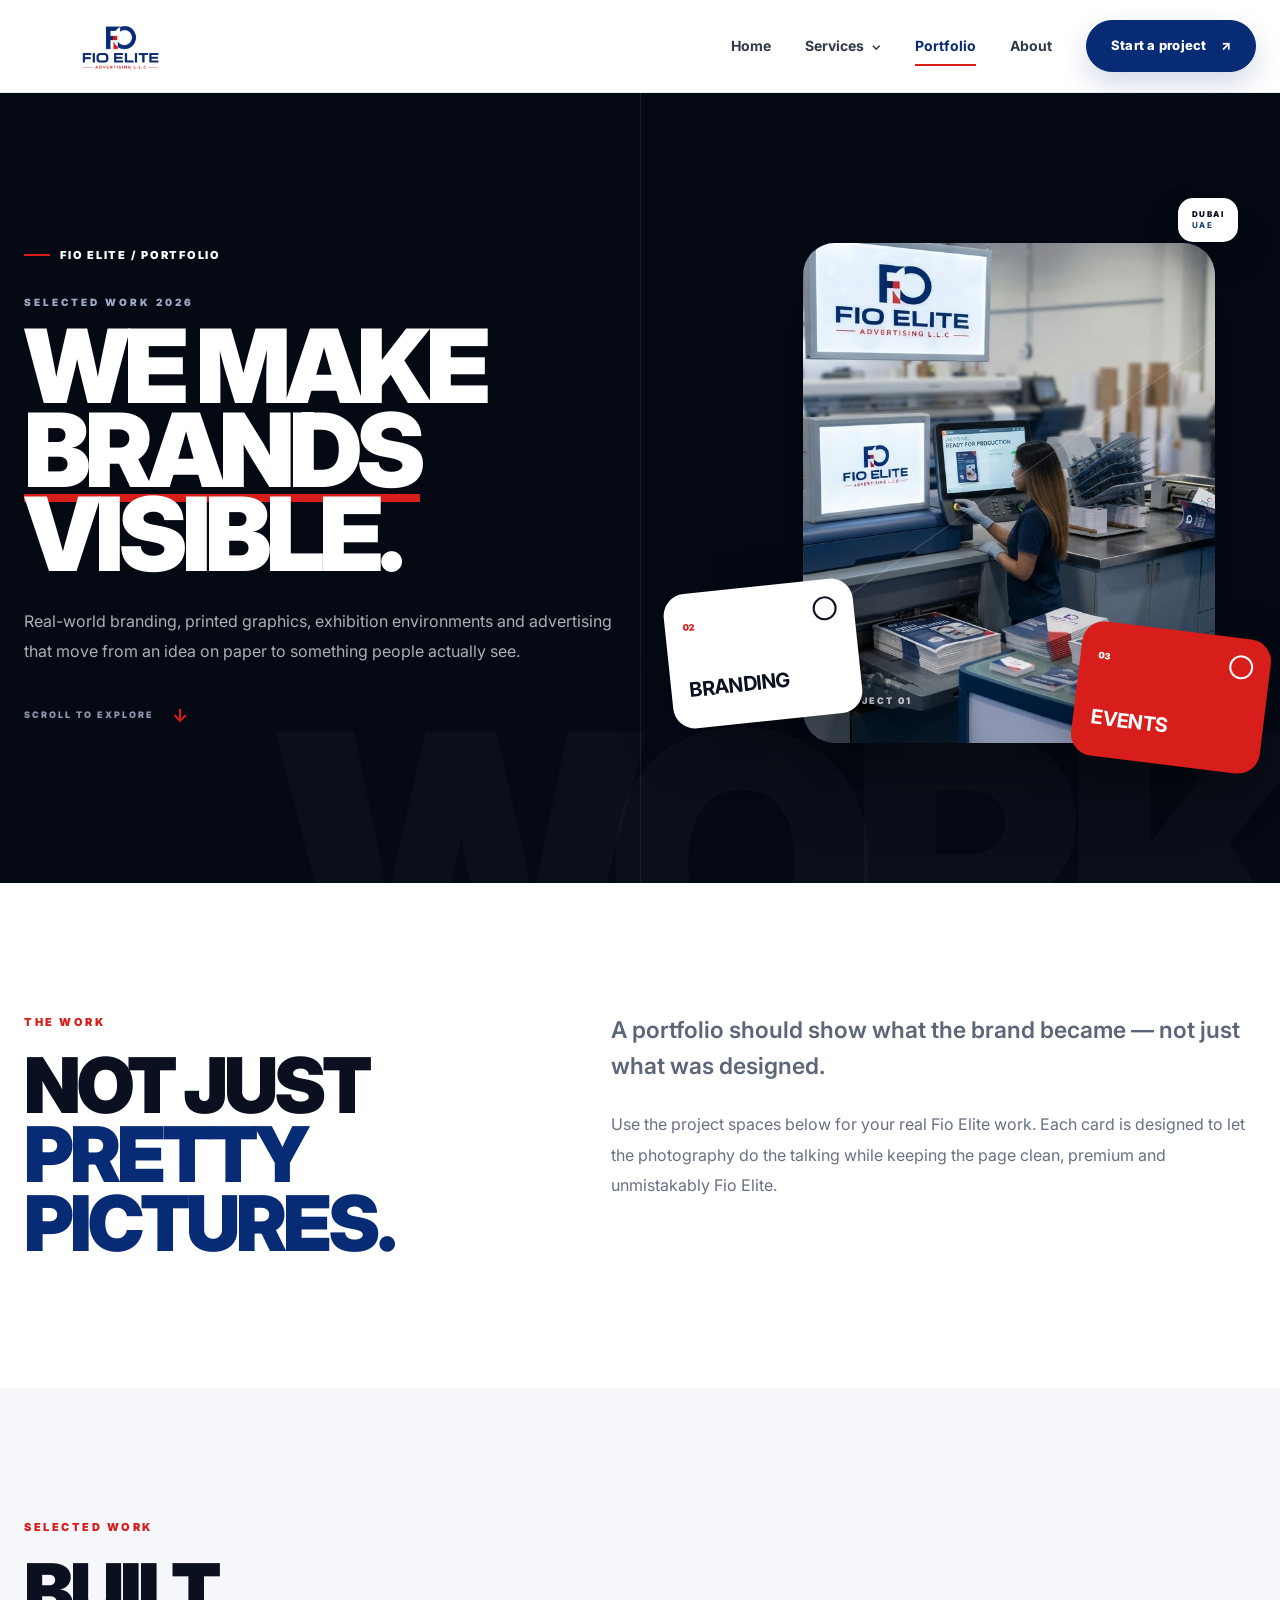
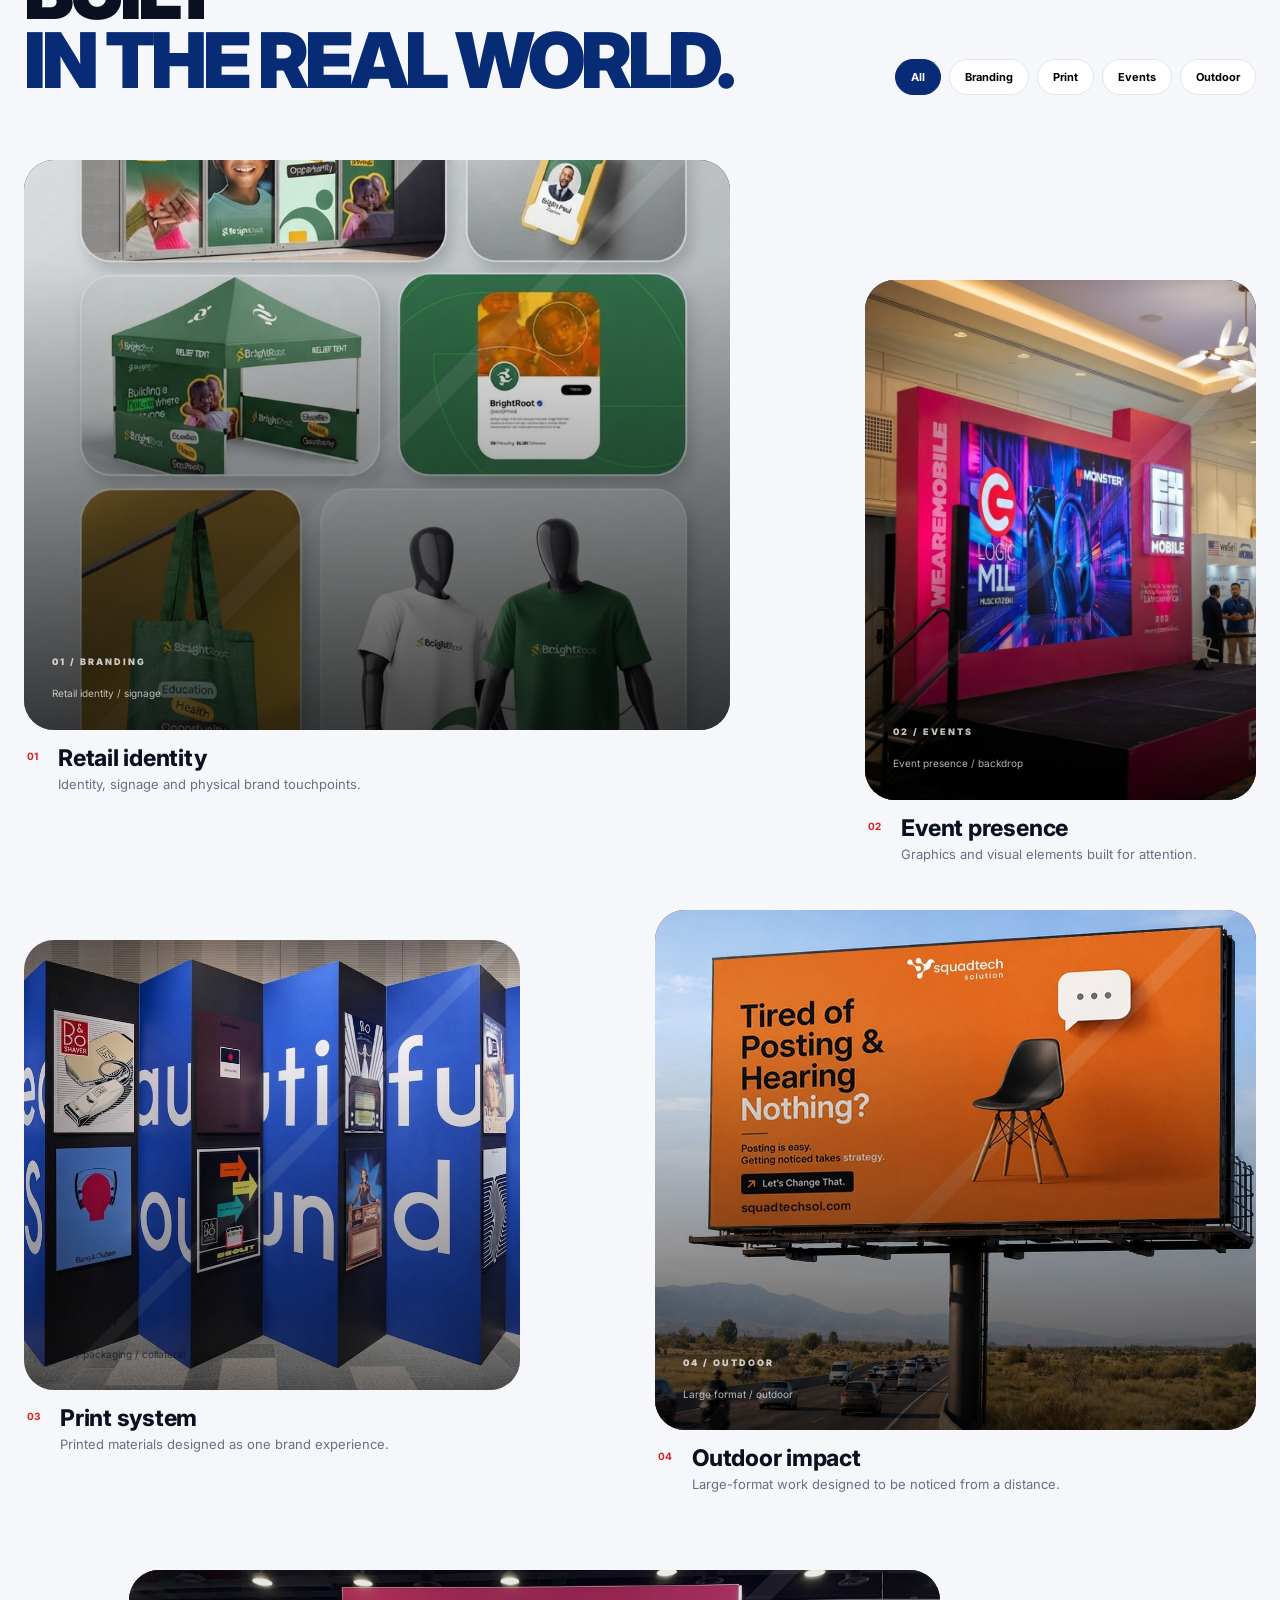
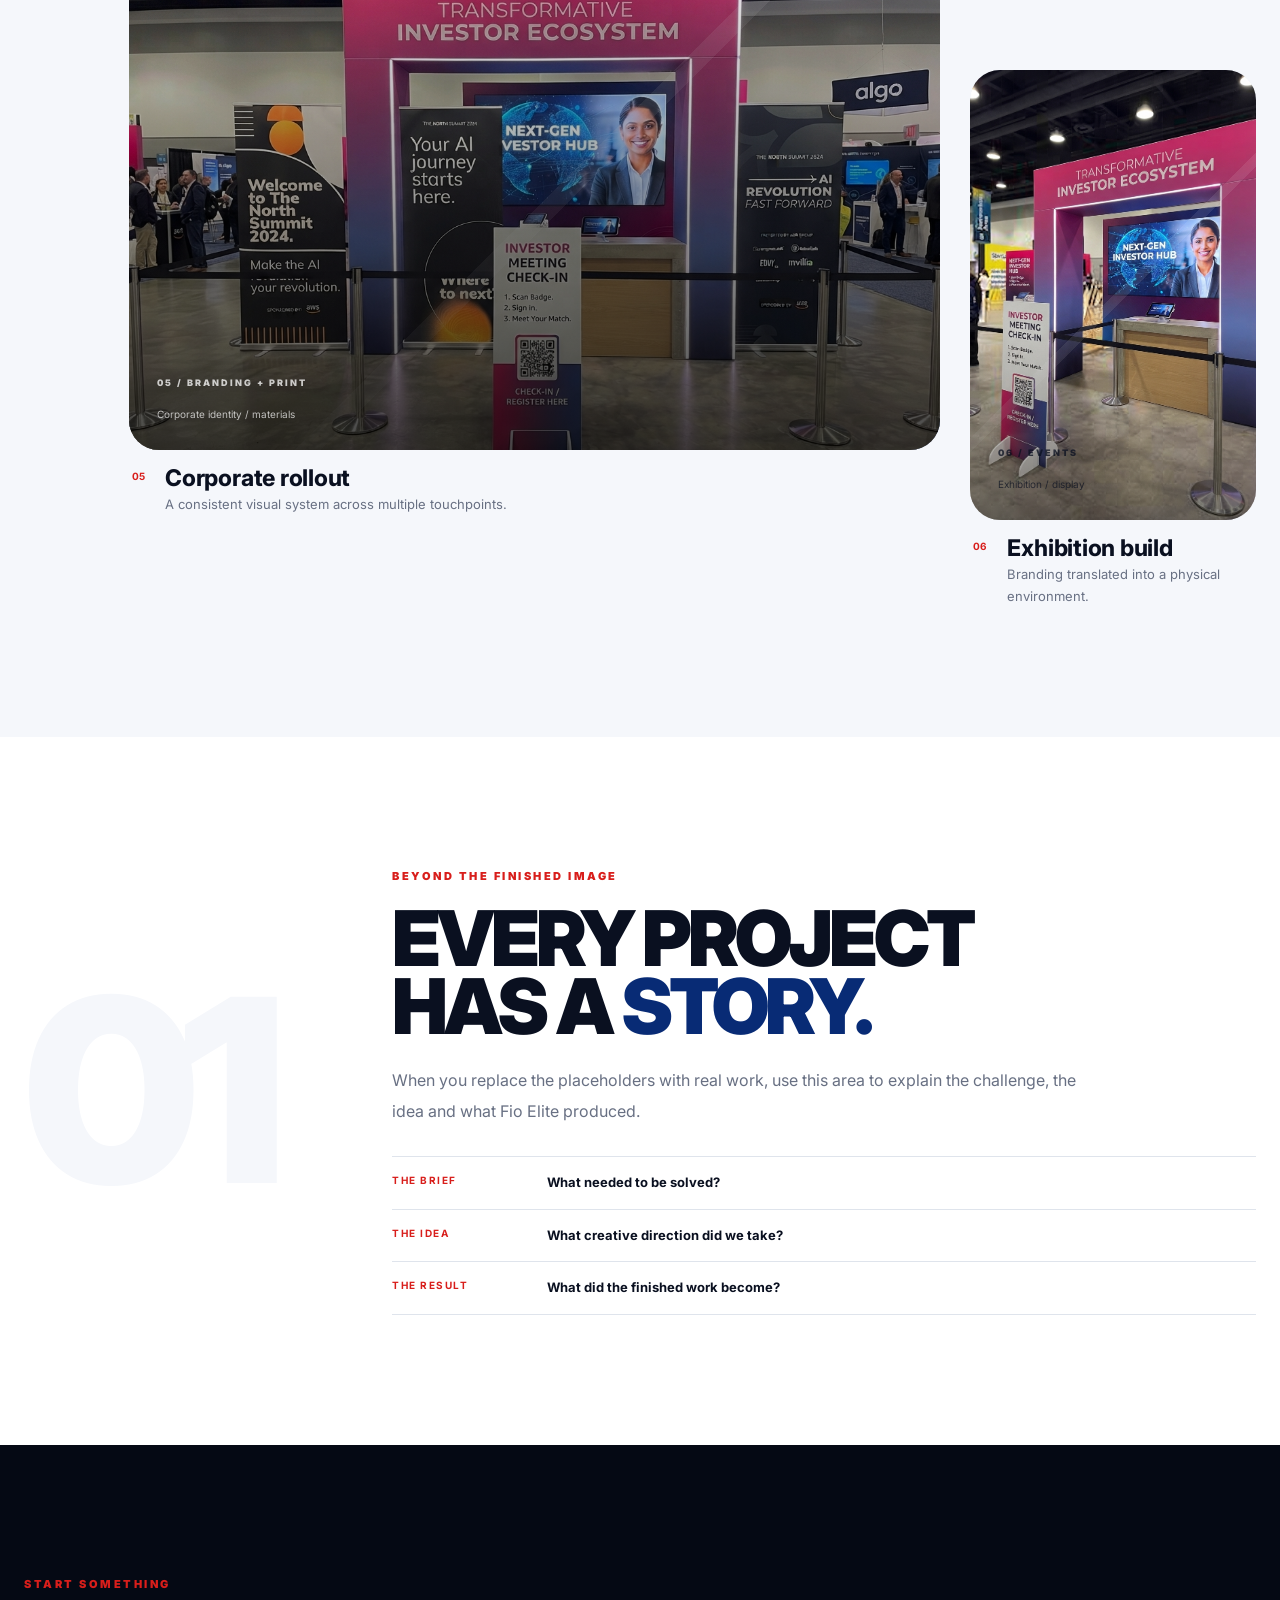
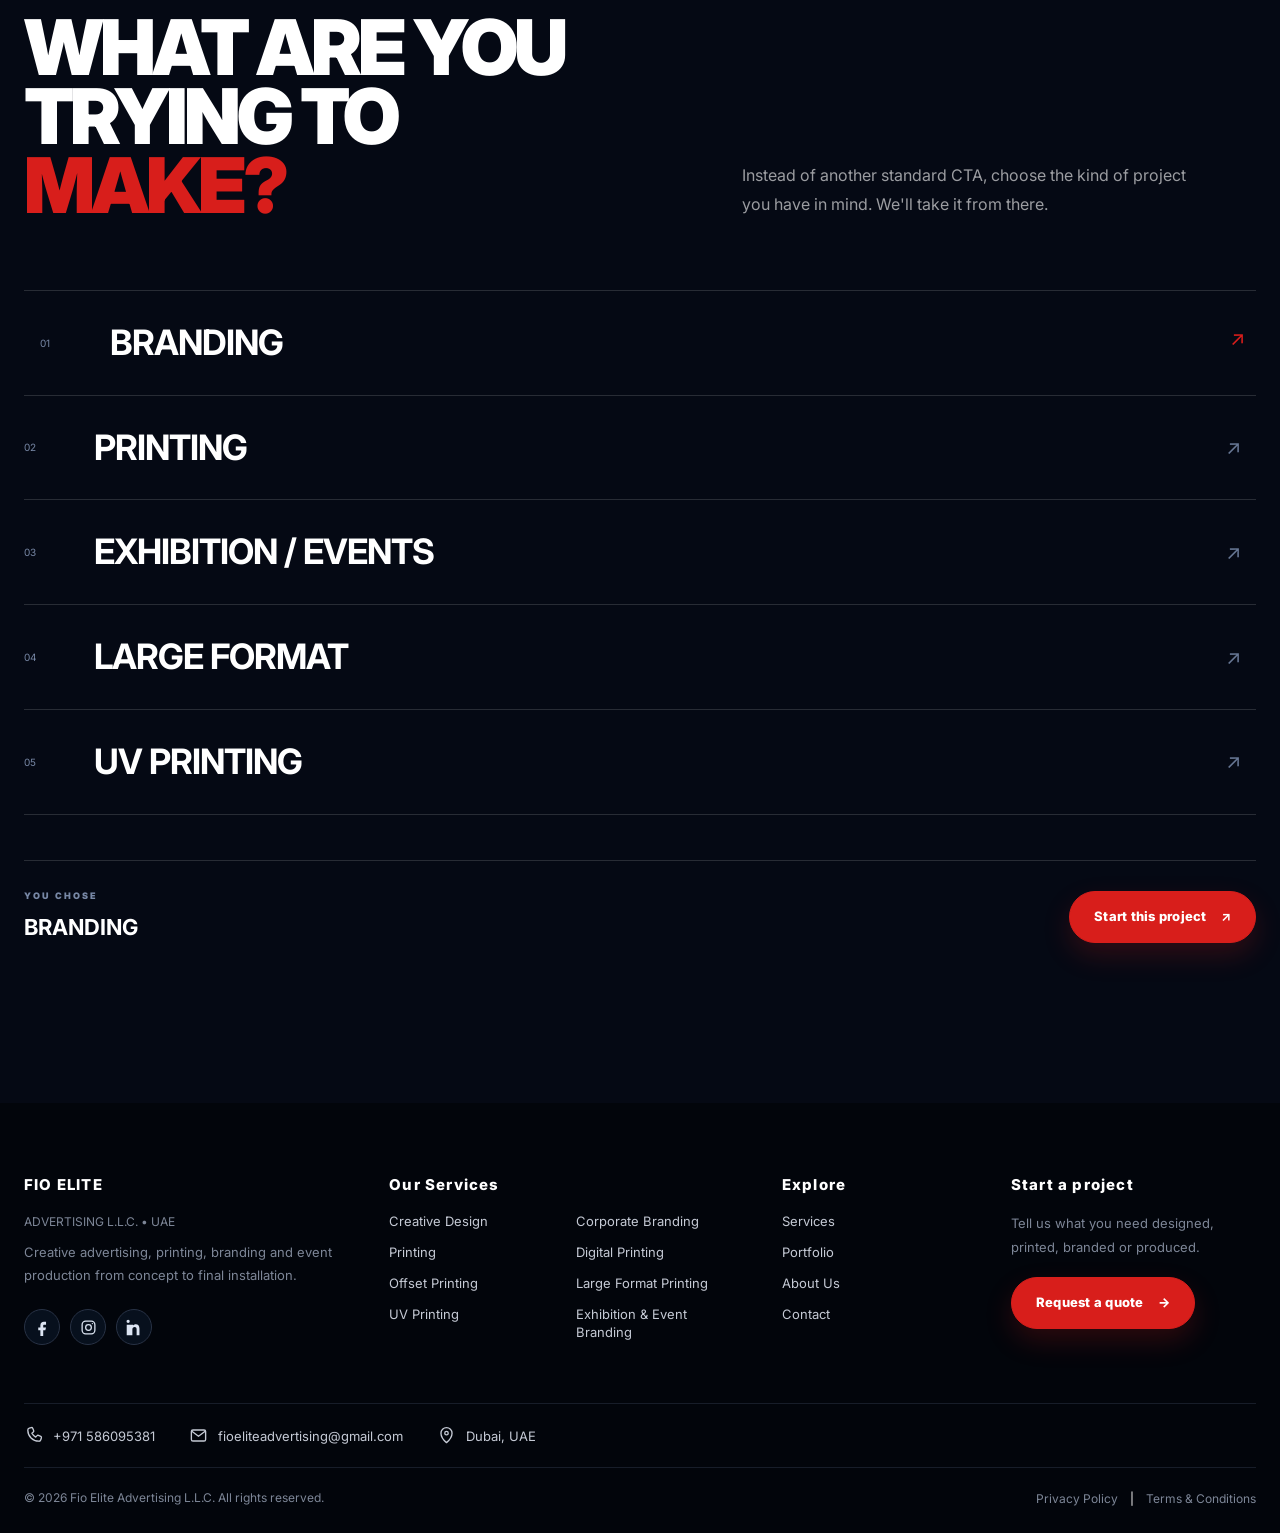
<file: Fio-elite website/portfolio.html>
<!doctype html>
<html lang="en">
<head>
<meta charset="utf-8">
<meta name="viewport" content="width=device-width,initial-scale=1">
<title>Portfolio | Fio Elite Advertising Dubai</title>
<meta name="description" content="Selected Fio Elite Advertising work across branding, exhibitions, events, printing and large-format advertising in Dubai and the UAE.">
<meta name="robots" content="index,follow">
<link rel="canonical" href="https://www.fioelite.com/portfolio.html">
<meta property="og:type" content="website">
<meta property="og:title" content="Portfolio | Fio Elite Advertising Dubai">
<meta property="og:description" content="Selected Fio Elite Advertising work across branding, exhibitions, events, printing and large-format advertising in Dubai and the UAE.">
<meta property="og:url" content="https://www.fioelite.com/portfolio.html">
<meta property="og:image" content="https://www.fioelite.com/assets/fio-elite-logo.png">
<meta name="twitter:card" content="summary_large_image">
<link rel="preconnect" href="https://fonts.googleapis.com">
<link rel="preconnect" href="https://fonts.gstatic.com" crossorigin>
<link href="https://fonts.googleapis.com/css2?family=Inter:wght@400;500;600;700;800;900&display=swap" rel="stylesheet">
<link rel="stylesheet" href="css/style.css">
<link rel="stylesheet" href="css/about.css">
<link rel="stylesheet" href="css/portfolio.css">
</head>

<body>
<header class="site-header">
  <div class="container nav">
    <a href="home.html" class="logo-link" aria-label="Fio Elite Advertising home">
      <img src="source/fio-elite-logo.png" class="logo" alt="Fio Elite Advertising L.L.C. logo" width="260" height="150">
    </a>

    <nav class="navlinks" aria-label="Main navigation">
      <a href="home.html">Home</a>
      <details class="nav-service-menu">
        <summary class="nav-service-toggle">Services <span aria-hidden="true">⌄</span></summary>
        <div class="nav-service-list" aria-label="Services submenu">
          <a href="services.html">All Services</a>
          <a href="creative-design.html">Creative Design</a>
          <a href="corporate-branding.html">Corporate Branding</a>
          <a href="exhibition-branding.html">Exhibition & Event Branding</a>
          <a href="printing.html">Printing</a>
          <a href="digital-printing.html">Digital Printing</a>
          <a href="offset-printing.html">Offset Printing</a>
          <a href="uv-printing.html">UV Printing</a>
          <a href="large-format-printing.html">Large Format Printing</a>
        </div>
      </details>
      <a href="portfolio.html" aria-current="page">Portfolio</a>
      <a href="about.html">About</a>
      <a class="btn btn-blue nav-cta" href="contact.html">Start a project <span>↗</span></a>
    </nav>

    <button class="menu" aria-label="Toggle navigation" aria-expanded="false">☰</button>
  </div>
</header>

<main>

<!-- UNIQUE PORTFOLIO HERO -->
<section class="pf-hero">
  <div class="pf-hero-bg">WORK</div>
  <div class="pf-hero-line"></div>

  <div class="container pf-hero-inner">
    <div class="pf-hero-copy reveal">
      <div class="eyebrow"><span></span> Fio Elite / Portfolio</div>
      <div class="pf-kicker">SELECTED WORK 2026</div>

      <h1>WE MAKE<br><em>BRANDS</em><br>VISIBLE.</h1>

      <p>Real-world branding, printed graphics, exhibition environments and advertising that move from an idea on paper to something people actually see.</p>

      <div class="pf-hero-bottom">
        <span>SCROLL TO EXPLORE</span><b>↓</b>
      </div>
    </div>

    <div class="pf-hero-stage reveal">
      <div class="pf-stage-main placeholder-image">
        <span>PROJECT 01</span>
        <img src="source/portfolio/print-production.jpeg" alt="Fio Elite print production project">
      </div>

      <div class="pf-stage-card">
        <span>02</span><b>BRANDING</b><i></i>
      </div>

      <div class="pf-stage-card pf-stage-card-red">
        <span>03</span><b>EVENTS</b><i></i>
      </div>

      <div class="pf-stage-label">DUBAI<br><b>UAE</b></div>
    </div>
  </div>
</section>

<!-- PROJECT INTRO -->
<section class="section pf-intro">
  <div class="container pf-intro-grid">
    <div class="reveal">
      <span class="label">THE WORK</span>
      <h2>NOT JUST<br><em>PRETTY PICTURES.</em></h2>
    </div>

    <div class="pf-intro-copy reveal">
      <p class="lead">A portfolio should show what the brand became — not just what was designed.</p>
      <p>Use the project spaces below for your real Fio Elite work. Each card is designed to let the photography do the talking while keeping the page clean, premium and unmistakably Fio Elite.</p>
    </div>
  </div>
</section>

<!-- CREATIVE PROJECT WALL -->
<section class="section pf-projects" id="projects">
  <div class="container">

    <div class="pf-project-heading reveal">
      <div>
        <span class="label">SELECTED WORK</span>
        <h2>BUILT<br><em>IN THE REAL WORLD.</em></h2>
      </div>

      <div class="pf-filter-wrap">
        <button class="pf-filter active" data-filter="all">All</button>
        <button class="pf-filter" data-filter="branding">Branding</button>
        <button class="pf-filter" data-filter="print">Print</button>
        <button class="pf-filter" data-filter="events">Events</button>
        <button class="pf-filter" data-filter="outdoor">Outdoor</button>
      </div>
    </div>

    <div class="pf-wall">

      <!-- PROJECT 01 -->
      <article class="pf-project pf-project-a reveal" data-category="branding">
        <div class="pf-photo pf-photo-blue">
          <img src="source/portfolio/Retail identity.jpeg" alt="Fio Elite retail identity and signage project" loading="lazy">
          <div class="pf-photo-content">
            <span>01 / BRANDING</span>
           
            <small>Retail identity / signage</small>
          </div>
        </div>

        <div class="pf-project-caption">
          <b>01</b>
          <div>
            <h3>Retail identity</h3>
            <p>Identity, signage and physical brand touchpoints.</p>
          </div>
        </div>
      </article>

      <!-- PROJECT 02 -->
      <article class="pf-project pf-project-b reveal" data-category="events">
        <div class="pf-photo pf-photo-dark">
          <img src="source/portfolio/Event presence.jpeg" alt="Fio Elite event branding and visual graphics project" loading="lazy">
          <div class="pf-photo-content">
            <span>02 / EVENTS</span>
        
            <small>Event presence / backdrop</small>
          </div>
        </div>

        <div class="pf-project-caption">
          <b>02</b>
          <div>
            <h3>Event presence</h3>
            <p>Graphics and visual elements built for attention.</p>
          </div>
        </div>
      </article>

      <!-- PROJECT 03 -->
      <article class="pf-project pf-project-c reveal" data-category="print">
        <div class="pf-photo pf-photo-light">
          <img src="source/portfolio/Print system.jpeg" alt="Fio Elite print production and collateral project" loading="lazy">
          <div class="pf-photo-content">
            <span>03 / PRINT</span>
           
            <small>Print / packaging / collateral</small>
          </div>
        </div>

        <div class="pf-project-caption">
          <b>03</b>
          <div>
            <h3>Print system</h3>
            <p>Printed materials designed as one brand experience.</p>
          </div>
        </div>
      </article>

      <!-- PROJECT 04 -->
      <article class="pf-project pf-project-d reveal" data-category="outdoor">
        <div class="pf-photo pf-photo-red">
          <img src="source/portfolio/outdoor presence.jpg" alt="Fio Elite large-format outdoor advertising project" loading="lazy">
          <div class="pf-photo-content">
            <span>04 / OUTDOOR</span>
           
            <small>Large format / outdoor</small>
          </div>
        </div>

        <div class="pf-project-caption">
          <b>04</b>
          <div>
            <h3>Outdoor impact</h3>
            <p>Large-format work designed to be noticed from a distance.</p>
          </div>
        </div>
      </article>

      <!-- PROJECT 05 — REAL IMAGE PROVIDED -->
      <article class="pf-project pf-project-e reveal" data-category="branding print">
        <div class="pf-photo pf-photo-split">
          <img src="source/portfolio/corporate rollout.jpeg" alt="Fio Elite corporate branding and print rollout" loading="lazy">
          <div class="pf-photo-content">
            <span>05 / BRANDING + PRINT</span>
          
            <small>Corporate identity / materials</small>
          </div>
        </div>

        <div class="pf-project-caption">
          <b>05</b>
          <div>
            <h3>Corporate rollout</h3>
            <p>A consistent visual system across multiple touchpoints.</p>
          </div>
        </div>
      </article>

      <!-- PROJECT 06 -->
      <article class="pf-project pf-project-f reveal" data-category="events outdoor">
        <div class="pf-photo pf-photo-light">
          <img src="source/portfolio/exhibition build.jpeg" alt="Fio Elite exhibition and display project" loading="lazy">
          <div class="pf-photo-content">
            <span>06 / EVENTS</span>
        
            <small>Exhibition / display</small>
          </div>
        </div>

        <div class="pf-project-caption">
          <b>06</b>
          <div>
            <h3>Exhibition build</h3>
            <p>Branding translated into a physical environment.</p>
          </div>
        </div>
      </article>

    </div>
  </div>
</section>

<!-- DIFFERENT PROJECT STORY SECTION -->
<section class="section pf-story">
  <div class="container pf-story-grid">
    <div class="pf-story-number reveal">01</div>

    <div class="pf-story-copy reveal">
      <span class="label">BEYOND THE FINISHED IMAGE</span>
      <h2>EVERY PROJECT<br>HAS A <em>STORY.</em></h2>
      <p>When you replace the placeholders with real work, use this area to explain the challenge, the idea and what Fio Elite produced.</p>

      <div class="pf-story-points">
        <div><b>THE BRIEF</b><span>What needed to be solved?</span></div>
        <div><b>THE IDEA</b><span>What creative direction did we take?</span></div>
        <div><b>THE RESULT</b><span>What did the finished work become?</span></div>
      </div>
    </div>
  </div>
</section>

<!-- DIFFERENT START PROJECT SECTION -->
<section class="section pf-start">
  <div class="container">

    <div class="pf-start-top reveal">
      <div>
        <span class="label">START SOMETHING</span>
        <h2>WHAT ARE YOU<br>TRYING TO <em>MAKE?</em></h2>
      </div>

      <p>Instead of another standard CTA, choose the kind of project you have in mind. We'll take it from there.</p>
    </div>

    <div class="pf-project-picker reveal">
      <button class="pf-choice active" data-choice="Branding">
        <span>01</span><b>BRANDING</b><i>↗</i>
      </button>

      <button class="pf-choice" data-choice="Printing">
        <span>02</span><b>PRINTING</b><i>↗</i>
      </button>

      <button class="pf-choice" data-choice="Exhibition & Events">
        <span>03</span><b>EXHIBITION / EVENTS</b><i>↗</i>
      </button>

      <button class="pf-choice" data-choice="Large Format">
        <span>04</span><b>LARGE FORMAT</b><i>↗</i>
      </button>

       <button class="pf-choice" data-choice="Large Format">
        <span>05</span><b>UV PRINTING</b><i>↗</i>
      </button>
    </div>

    <div class="pf-start-result reveal">
      <div>
        <span>YOU CHOSE</span>
        <strong id="choiceText">BRANDING</strong>
      </div>

      <a href="contact.html" class="btn btn-red">Start this project <b>↗</b></a>
    </div>

  </div>
</section>

</main>

<footer>
  <div class="container foot foot-expanded">
    <div class="foot-brand">
      <h3>FIO ELITE</h3>
      <div class="muted">ADVERTISING L.L.C. • UAE</div>
      <p class="muted">Creative advertising, printing, branding and event production from concept to final installation.</p>
      <div class="footer-social" aria-label="Social media">
        <a href="#" aria-label="Facebook" title="Facebook">
          <svg viewBox="0 0 24 24" aria-hidden="true"><path d="M14 8h3V4h-3c-3.1 0-5 1.9-5 5v3H6v4h3v8h4v-8h3l1-4h-4V9c0-.7.3-1 1-1Z"/></svg>
        </a>
        <a href="#" aria-label="Instagram" title="Instagram">
          <svg viewBox="0 0 24 24" aria-hidden="true"><rect x="3" y="3" width="18" height="18" rx="5"/><circle cx="12" cy="12" r="4"/><circle cx="17.5" cy="6.5" r="1" class="fill-dot"/></svg>
        </a>
        <a href="#" aria-label="LinkedIn" title="LinkedIn">
          <svg viewBox="0 0 24 24" aria-hidden="true"><path d="M5 8H1v15h4V8ZM3 1a2.3 2.3 0 1 0 0 4.6A2.3 2.3 0 0 0 3 1ZM9 8H5v15h4v-8.2c0-2.2 1.2-3.5 3.1-3.5 1.8 0 2.9 1.1 2.9 3.5V23h4v-9.6c0-4-2.1-6.1-5.1-6.1-1.8 0-3.2.8-3.9 2V8Z"/></svg>
        </a>
      </div>
    </div>
    <div class="foot-services">
      <h3>Our Services</h3>
      <ul>
        <li><a href="creative-design.html">Creative Design</a></li>
        <li><a href="corporate-branding.html">Corporate Branding</a></li>
        <li><a href="exhibition-branding.html">Exhibition & Event Branding</a></li>
        <li><a href="printing.html">Printing</a></li>
        <li><a href="digital-printing.html">Digital Printing</a></li>
        <li><a href="offset-printing.html">Offset Printing</a></li>
        <li><a href="uv-printing.html">UV Printing</a></li>
        <li><a href="large-format-printing.html">Large Format Printing</a></li>
      </ul>
    </div>
    <div class="foot-explore">
      <h3>Explore</h3>
      <p>
        <a href="services.html">Services</a>
        <a href="portfolio.html">Portfolio</a>
        <a href="about.html">About Us</a>
        <a href="contact.html">Contact</a>
      </p>
    </div>
    <div class="foot-start">
      <h3>Start a project</h3>
      <p class="muted">Tell us what you need designed, printed, branded or produced.</p>
      <a class="btn btn-red" href="contact.html">Request a quote <span>→</span></a>
    </div>
  </div>
  <div class="container footer-contact">
    <a class="footer-contact-item" href="tel:+971586095381" aria-label="Call Fio Elite">
      <svg viewBox="0 0 24 24" aria-hidden="true"><path d="M6.6 2.8 9.2 2a1.5 1.5 0 0 1 1.8.8l1.2 3a1.5 1.5 0 0 1-.4 1.7L10 9.2a15.8 15.8 0 0 0 4.8 4.8l1.7-1.8a1.5 1.5 0 0 1 1.7-.4l3 1.2a1.5 1.5 0 0 1 .8 1.8l-.8 2.6a2.5 2.5 0 0 1-2.5 1.8C10.9 19 5 13.1 4.8 5.3a2.5 2.5 0 0 1 1.8-2.5Z"/></svg>
      <span>+971 586095381</span>
    </a>
    <a class="footer-contact-item" href="mailto:fioeliteadvertising@gmail.com" aria-label="Email Fio Elite">
      <svg viewBox="0 0 24 24" aria-hidden="true"><rect x="3" y="5" width="18" height="14" rx="2"/><path d="m4 7 8 6 8-6"/></svg>
      <span>fioeliteadvertising@gmail.com</span>
    </a>
    <div class="footer-contact-item">
      <svg viewBox="0 0 24 24" aria-hidden="true"><path d="M12 21s7-6.1 7-12a7 7 0 1 0-14 0c0 5.9 7 12 7 12Z"/><circle cx="12" cy="9" r="2.2"/></svg>
      <span>Dubai, UAE</span>
    </div>
  </div>
  <div class="container footer-bottom">
    <div class="muted">© 2026 Fio Elite Advertising L.L.C. All rights reserved.</div>
    <div class="footer-legal"><a href="#">Privacy Policy</a><span>|</span><a href="#">Terms &amp; Conditions</a></div>
  </div>
</footer>

<script src="js/main.js"></script>
</body>
</html>
</file>
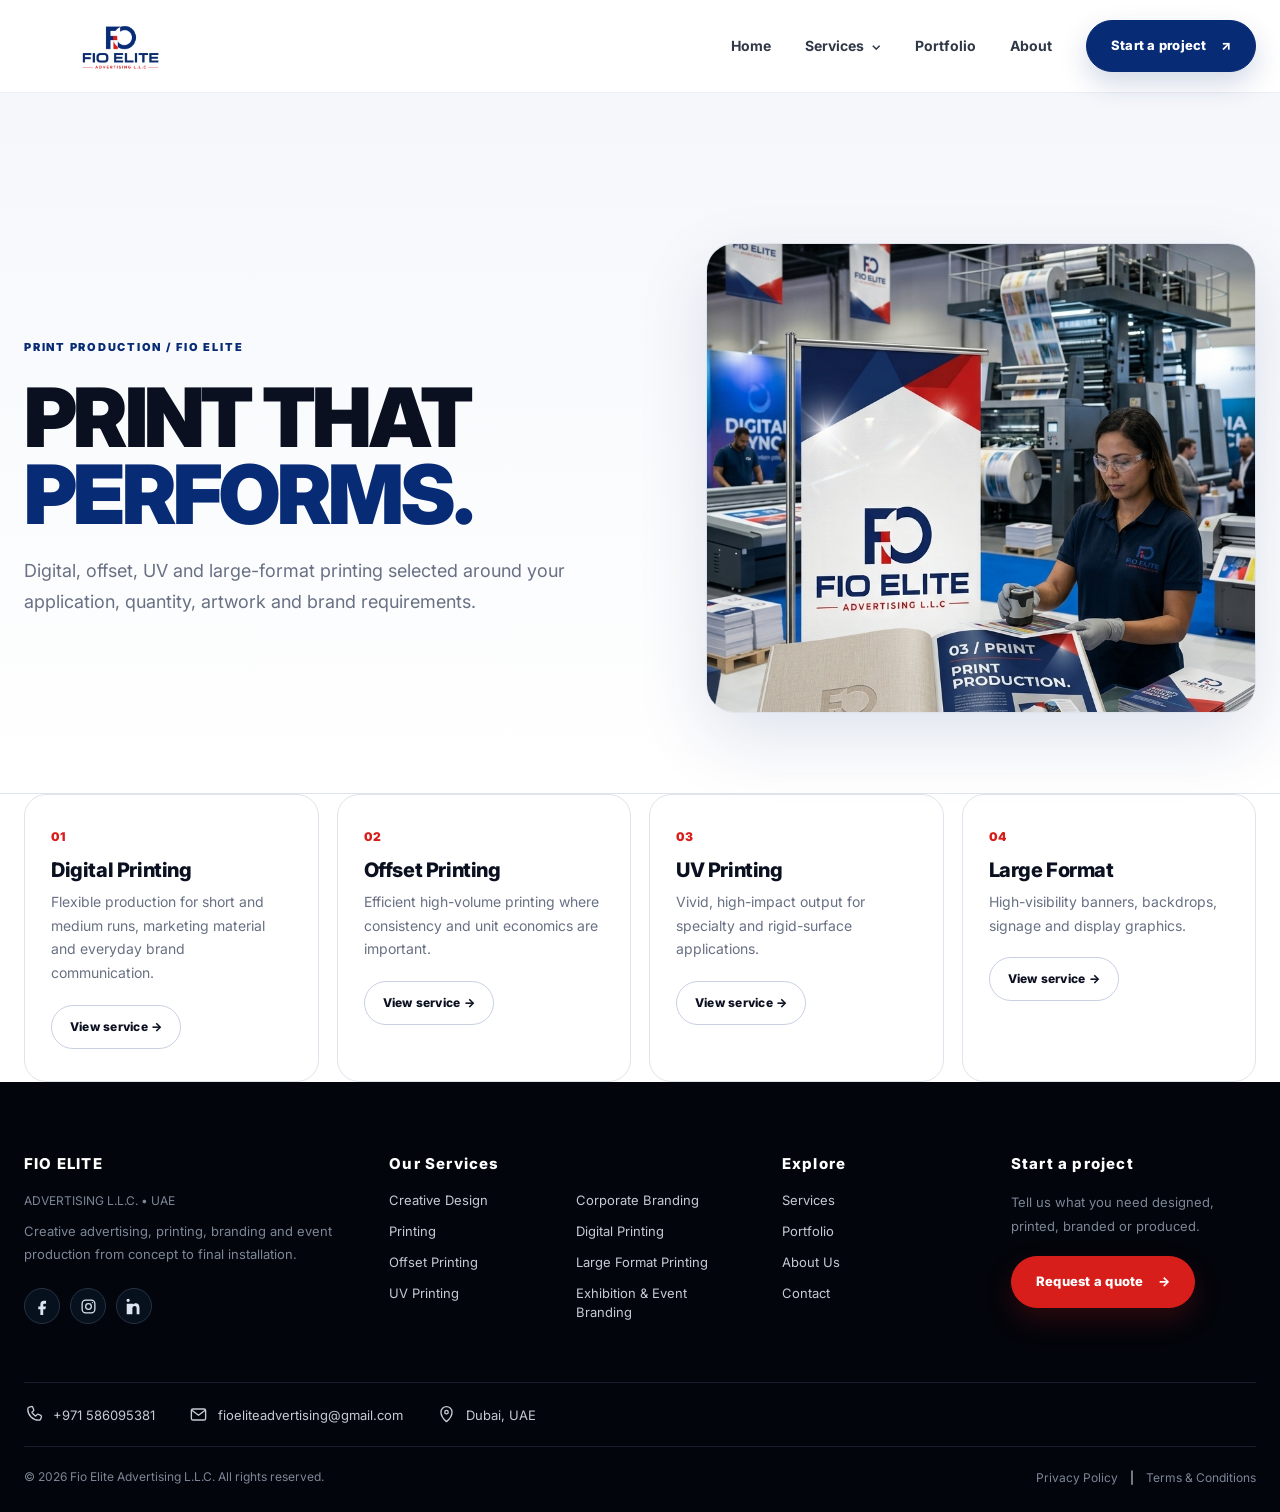
<file: Fio-elite website/printing.html>
<!doctype html>
<html lang="en">
<head>
<meta charset="utf-8">
<meta name="viewport" content="width=device-width, initial-scale=1">
<title>Print Production Services in Dubai | Fio Elite Advertising</title>
<meta name="description" content="Explore digital, offset, UV and large-format printing services from Fio Elite Advertising for business, branding, events and advertising in Dubai and the UAE.">
<meta name="robots" content="index,follow">
<link rel="canonical" href="https://www.fioelite.com/printing.html">
<meta property="og:type" content="website">
<meta property="og:title" content="Print Production Services in Dubai | Fio Elite Advertising">
<meta property="og:description" content="Explore digital, offset, UV and large-format printing services from Fio Elite Advertising for business, branding, events and advertising in Dubai and the UAE.">
<meta property="og:url" content="https://www.fioelite.com/printing.html">
<meta property="og:image" content="https://www.fioelite.com/assets/fio-elite-logo.png">
<meta name="twitter:card" content="summary_large_image">
<link rel="preconnect" href="https://fonts.googleapis.com">
<link rel="preconnect" href="https://fonts.gstatic.com" crossorigin>
<link href="https://fonts.googleapis.com/css2?family=Inter:wght@400;500;600;700;800;900&display=swap" rel="stylesheet">
<link rel="stylesheet" href="css/style.css">
<script type="application/ld+json">
{
  "@context":"https://schema.org",
  "@type":"LocalBusiness",
  "name":"Fio Elite Advertising L.L.C.",
  "description":"Advertising, branding, printing and event production services for businesses in Dubai and across the UAE.",
  "image":"https://www.fioelite.com/assets/fio-elite-logo.png",
  "url":"https://www.fioelite.com",
  "address":{"@type":"PostalAddress","addressLocality":"Dubai","addressCountry":"AE"}
}
</script>
</head>
<body>
<header class="site-header"><div class="container nav">
<a href="home.html" class="logo-link" aria-label="Fio Elite Advertising home"><img src="source/fio-elite-logo.png" class="logo" alt="Fio Elite Advertising L.L.C. logo" width="260" height="150"></a>
<nav class="navlinks" aria-label="Main navigation">
      <a href="home.html">Home</a>
      <details class="nav-service-menu">
        <summary class="nav-service-toggle">Services <span aria-hidden="true">⌄</span></summary>
        <div class="nav-service-list" aria-label="Services submenu">
          <a href="services.html">All Services</a>
          <a href="creative-design.html">Creative Design</a>
          <a href="corporate-branding.html">Corporate Branding</a>
          <a href="exhibition-branding.html">Exhibition & Event Branding</a>
          <a href="printing.html">Printing</a>
          <a href="digital-printing.html">Digital Printing</a>
          <a href="offset-printing.html">Offset Printing</a>
          <a href="uv-printing.html">UV Printing</a>
          <a href="large-format-printing.html">Large Format Printing</a>
        </div>
      </details>
      <a href="portfolio.html">Portfolio</a>
      <a href="about.html">About</a>
      <a class="btn btn-blue nav-cta" href="contact.html">Start a project <span>↗</span></a>
    </nav>
<button class="menu" aria-label="Toggle navigation" aria-expanded="false">☰</button>
</div></header>
<main>

<section class="page-hero service-page-hero"><div class="container service-page-hero-grid"><div class="reveal service-page-hero-copy"><div class="eyebrow">Print Production / Fio Elite</div><h1>PRINT THAT<br><span class="blue">PERFORMS.</span></h1><p>Digital, offset, UV and large-format printing selected around your application, quantity, artwork and brand requirements.</p></div><div class="reveal service-page-hero-image"><img src="source/services/print production.jpeg" alt="Professional print production" loading="eager"></div></div></section>
<section class="container"><div class="grid-4">
<article class="card reveal"><span class="num">01</span><h3>Digital Printing</h3><p>Flexible production for short and medium runs, marketing material and everyday brand communication.</p><a class="btn" href="digital-printing.html">View service →</a></article>
<article class="card reveal"><span class="num">02</span><h3>Offset Printing</h3><p>Efficient high-volume printing where consistency and unit economics are important.</p><a class="btn" href="offset-printing.html">View service →</a></article>
<article class="card reveal"><span class="num">03</span><h3>UV Printing</h3><p>Vivid, high-impact output for specialty and rigid-surface applications.</p><a class="btn" href="uv-printing.html">View service →</a></article>
<article class="card reveal"><span class="num">04</span><h3>Large Format</h3><p>High-visibility banners, backdrops, signage and display graphics.</p><a class="btn" href="large-format-printing.html">View service →</a></article>
</div></section>

</main>
<footer>
  <div class="container foot foot-expanded">
    <div class="foot-brand">
      <h3>FIO ELITE</h3>
      <div class="muted">ADVERTISING L.L.C. • UAE</div>
      <p class="muted">Creative advertising, printing, branding and event production from concept to final installation.</p>
      <div class="footer-social" aria-label="Social media">
        <a href="#" aria-label="Facebook" title="Facebook">
          <svg viewBox="0 0 24 24" aria-hidden="true"><path d="M14 8h3V4h-3c-3.1 0-5 1.9-5 5v3H6v4h3v8h4v-8h3l1-4h-4V9c0-.7.3-1 1-1Z"/></svg>
        </a>
        <a href="#" aria-label="Instagram" title="Instagram">
          <svg viewBox="0 0 24 24" aria-hidden="true"><rect x="3" y="3" width="18" height="18" rx="5"/><circle cx="12" cy="12" r="4"/><circle cx="17.5" cy="6.5" r="1" class="fill-dot"/></svg>
        </a>
        <a href="#" aria-label="LinkedIn" title="LinkedIn">
          <svg viewBox="0 0 24 24" aria-hidden="true"><path d="M5 8H1v15h4V8ZM3 1a2.3 2.3 0 1 0 0 4.6A2.3 2.3 0 0 0 3 1ZM9 8H5v15h4v-8.2c0-2.2 1.2-3.5 3.1-3.5 1.8 0 2.9 1.1 2.9 3.5V23h4v-9.6c0-4-2.1-6.1-5.1-6.1-1.8 0-3.2.8-3.9 2V8Z"/></svg>
        </a>
      </div>
    </div>
    <div class="foot-services">
      <h3>Our Services</h3>
      <ul>
        <li><a href="creative-design.html">Creative Design</a></li>
        <li><a href="corporate-branding.html">Corporate Branding</a></li>
        <li><a href="exhibition-branding.html">Exhibition & Event Branding</a></li>
        <li><a href="printing.html">Printing</a></li>
        <li><a href="digital-printing.html">Digital Printing</a></li>
        <li><a href="offset-printing.html">Offset Printing</a></li>
        <li><a href="uv-printing.html">UV Printing</a></li>
        <li><a href="large-format-printing.html">Large Format Printing</a></li>
      </ul>
    </div>
    <div class="foot-explore">
      <h3>Explore</h3>
      <p>
        <a href="services.html">Services</a>
        <a href="portfolio.html">Portfolio</a>
        <a href="about.html">About Us</a>
        <a href="contact.html">Contact</a>
      </p>
    </div>
    <div class="foot-start">
      <h3>Start a project</h3>
      <p class="muted">Tell us what you need designed, printed, branded or produced.</p>
      <a class="btn btn-red" href="contact.html">Request a quote <span>→</span></a>
    </div>
  </div>
  <div class="container footer-contact">
    <a class="footer-contact-item" href="tel:+971586095381" aria-label="Call Fio Elite">
      <svg viewBox="0 0 24 24" aria-hidden="true"><path d="M6.6 2.8 9.2 2a1.5 1.5 0 0 1 1.8.8l1.2 3a1.5 1.5 0 0 1-.4 1.7L10 9.2a15.8 15.8 0 0 0 4.8 4.8l1.7-1.8a1.5 1.5 0 0 1 1.7-.4l3 1.2a1.5 1.5 0 0 1 .8 1.8l-.8 2.6a2.5 2.5 0 0 1-2.5 1.8C10.9 19 5 13.1 4.8 5.3a2.5 2.5 0 0 1 1.8-2.5Z"/></svg>
      <span>+971 586095381</span>
    </a>
    <a class="footer-contact-item" href="mailto:fioeliteadvertising@gmail.com" aria-label="Email Fio Elite">
      <svg viewBox="0 0 24 24" aria-hidden="true"><rect x="3" y="5" width="18" height="14" rx="2"/><path d="m4 7 8 6 8-6"/></svg>
      <span>fioeliteadvertising@gmail.com</span>
    </a>
    <div class="footer-contact-item">
      <svg viewBox="0 0 24 24" aria-hidden="true"><path d="M12 21s7-6.1 7-12a7 7 0 1 0-14 0c0 5.9 7 12 7 12Z"/><circle cx="12" cy="9" r="2.2"/></svg>
      <span>Dubai, UAE</span>
    </div>
  </div>
  <div class="container footer-bottom">
    <div class="muted">© 2026 Fio Elite Advertising L.L.C. All rights reserved.</div>
    <div class="footer-legal"><a href="#">Privacy Policy</a><span>|</span><a href="#">Terms &amp; Conditions</a></div>
  </div>
</footer>
<script src="js/main.js"></script>
</body>
</html>
</file>
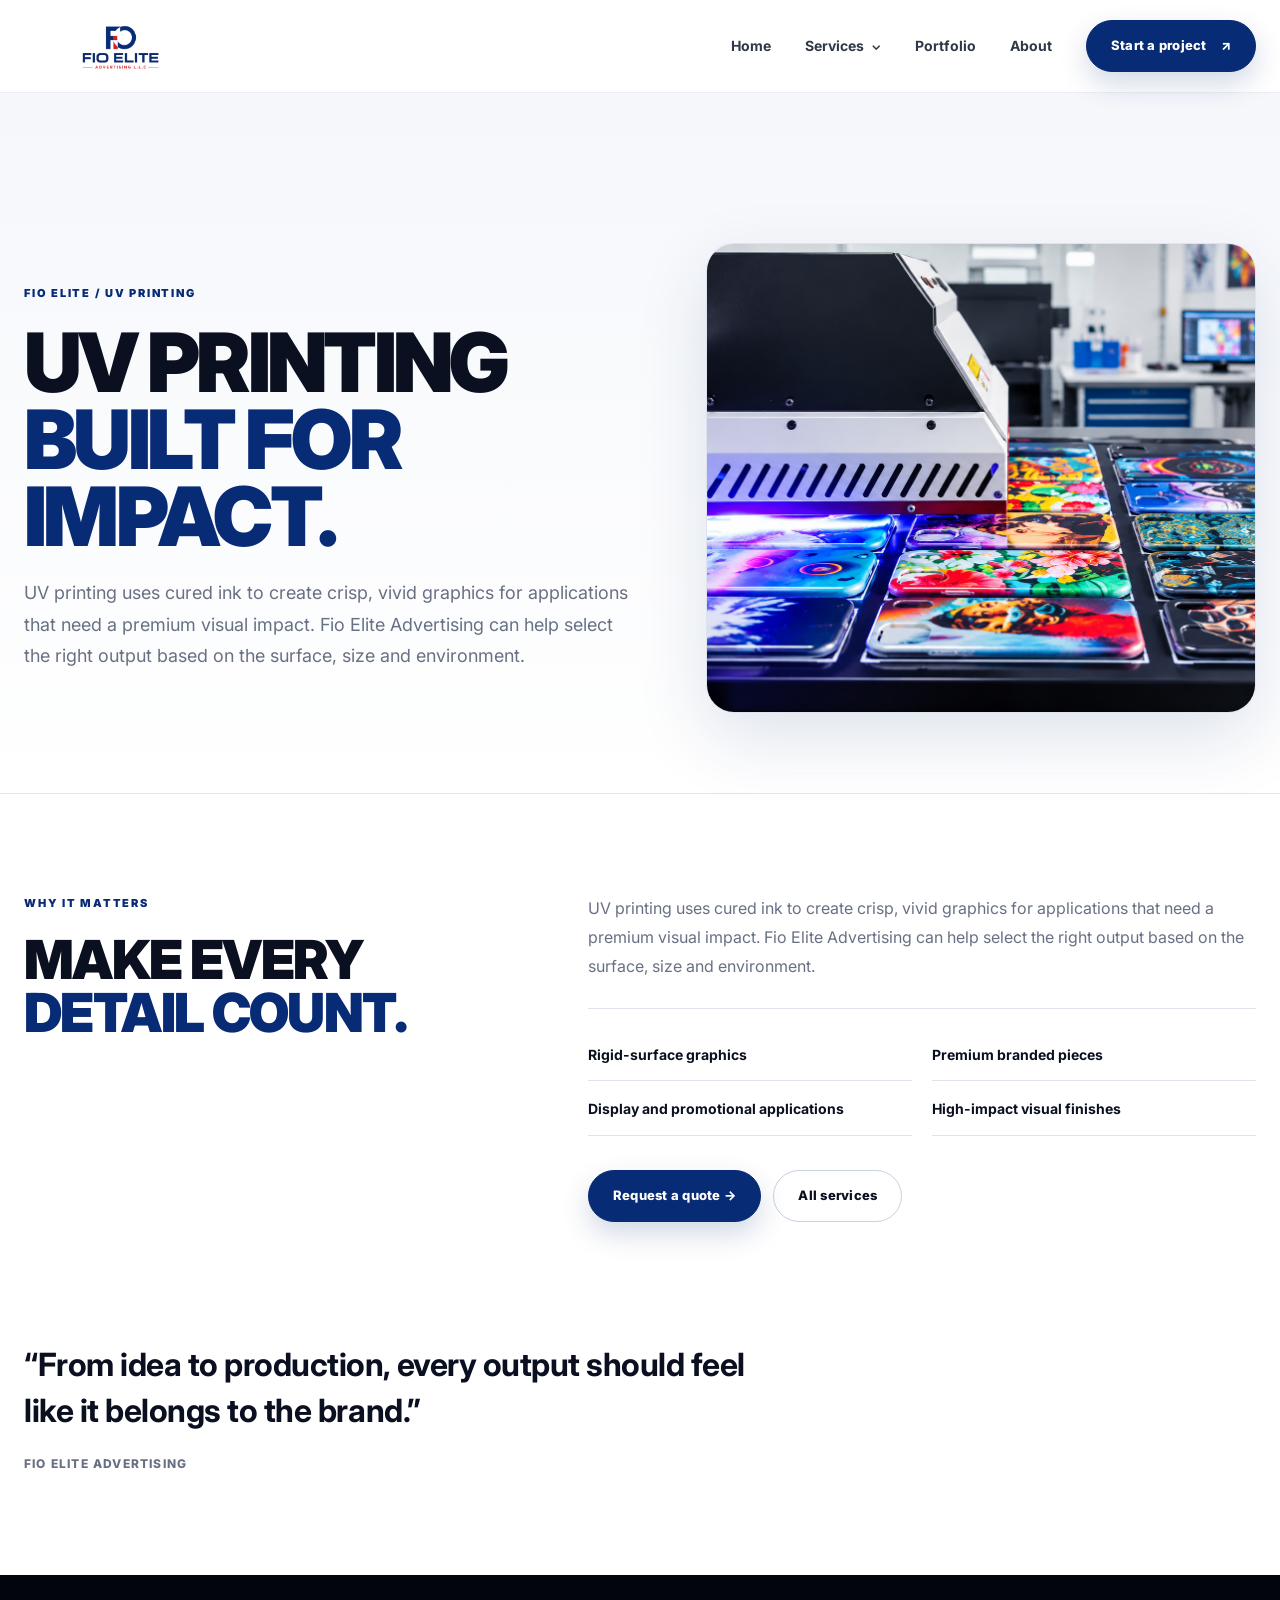
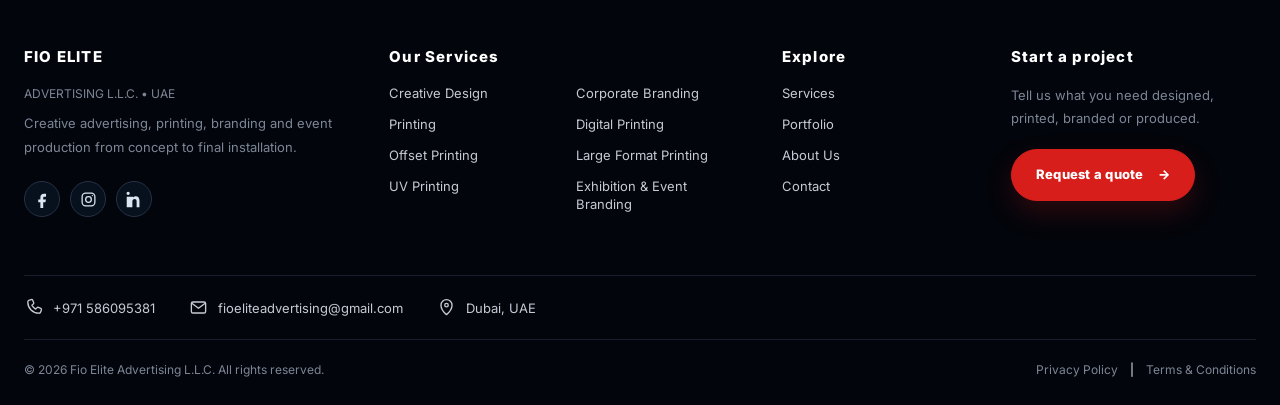
<file: Fio-elite website/uv-printing.html>
<!doctype html>
<html lang="en">
<head>
<meta charset="utf-8">
<meta name="viewport" content="width=device-width, initial-scale=1">
<title>UV Printing Services in Dubai | Fio Elite Advertising</title>
<meta name="description" content="UV printing for vivid, durable branding and promotional applications across a range of rigid and specialty surfaces.">
<meta name="robots" content="index,follow">
<link rel="canonical" href="https://www.fioelite.com/uv-printing.html">
<meta property="og:type" content="website">
<meta property="og:title" content="UV Printing Services in Dubai | Fio Elite Advertising">
<meta property="og:description" content="UV printing for vivid, durable branding and promotional applications across a range of rigid and specialty surfaces.">
<meta property="og:url" content="https://www.fioelite.com/uv-printing.html">
<meta property="og:image" content="https://www.fioelite.com/assets/fio-elite-logo.png">
<meta name="twitter:card" content="summary_large_image">
<link rel="preconnect" href="https://fonts.googleapis.com">
<link rel="preconnect" href="https://fonts.gstatic.com" crossorigin>
<link href="https://fonts.googleapis.com/css2?family=Inter:wght@400;500;600;700;800;900&display=swap" rel="stylesheet">
<link rel="stylesheet" href="css/style.css">
<script type="application/ld+json">
{
  "@context": "https://schema.org",
  "@type": "Service",
  "name": "UV Printing",
  "provider": {
    "@type": "LocalBusiness",
    "name": "Fio Elite Advertising L.L.C.",
    "url": "https://www.fioelite.com"
  },
  "areaServed": {
    "@type": "Country",
    "name": "United Arab Emirates"
  }
}
</script>
</head>
<body>
<header class="site-header"><div class="container nav">
<a href="home.html" class="logo-link" aria-label="Fio Elite Advertising home"><img src="source/fio-elite-logo.png" class="logo" alt="Fio Elite Advertising L.L.C. logo" width="260" height="150"></a>
<nav class="navlinks" aria-label="Main navigation">
      <a href="home.html">Home</a>
      <details class="nav-service-menu">
        <summary class="nav-service-toggle">Services <span aria-hidden="true">⌄</span></summary>
        <div class="nav-service-list" aria-label="Services submenu">
          <a href="services.html">All Services</a>
          <a href="creative-design.html">Creative Design</a>
          <a href="corporate-branding.html">Corporate Branding</a>
          <a href="exhibition-branding.html">Exhibition & Event Branding</a>
          <a href="printing.html">Printing</a>
          <a href="digital-printing.html">Digital Printing</a>
          <a href="offset-printing.html">Offset Printing</a>
          <a href="uv-printing.html">UV Printing</a>
          <a href="large-format-printing.html">Large Format Printing</a>
        </div>
      </details>
      <a href="portfolio.html">Portfolio</a>
      <a href="about.html">About</a>
      <a class="btn btn-blue nav-cta" href="contact.html">Start a project <span>↗</span></a>
    </nav>
<button class="menu" aria-label="Toggle navigation" aria-expanded="false">☰</button>
</div></header>
<main>

<section class="page-hero service-page-hero"><div class="container service-page-hero-grid"><div class="reveal service-page-hero-copy"><div class="eyebrow">Fio Elite / UV Printing</div><h1>UV PRINTING<br><span class="blue">BUILT FOR IMPACT.</span></h1><p>UV printing uses cured ink to create crisp, vivid graphics for applications that need a premium visual impact. Fio Elite Advertising can help select the right output based on the surface, size and environment.</p></div><div class="reveal service-page-hero-image"><img src="source/services/uv-printing.png" alt="UV printing production" loading="eager"></div></div></section>
<section class="container"><div class="service-detail"><div class="reveal"><div class="eyebrow">Why it matters</div><h2>MAKE EVERY<br><span class="blue">DETAIL COUNT.</span></h2></div><div class="reveal"><p>UV printing uses cured ink to create crisp, vivid graphics for applications that need a premium visual impact. Fio Elite Advertising can help select the right output based on the surface, size and environment.</p><div class="feature-list"><div><strong>Rigid-surface graphics</strong></div><div><strong>Premium branded pieces</strong></div><div><strong>Display and promotional applications</strong></div><div><strong>High-impact visual finishes</strong></div></div><div class="actions"><a class="btn btn-blue" href="contact.html">Request a quote →</a><a class="btn" href="services.html">All services</a></div></div></div></section>
<section class="container"><div class="quote reveal">“From idea to production, every output should feel like it belongs to the brand.”<br><small class="muted">Fio Elite Advertising</small></div></section>

</main>
<footer>
  <div class="container foot foot-expanded">
    <div class="foot-brand">
      <h3>FIO ELITE</h3>
      <div class="muted">ADVERTISING L.L.C. • UAE</div>
      <p class="muted">Creative advertising, printing, branding and event production from concept to final installation.</p>
      <div class="footer-social" aria-label="Social media">
        <a href="#" aria-label="Facebook" title="Facebook">
          <svg viewBox="0 0 24 24" aria-hidden="true"><path d="M14 8h3V4h-3c-3.1 0-5 1.9-5 5v3H6v4h3v8h4v-8h3l1-4h-4V9c0-.7.3-1 1-1Z"/></svg>
        </a>
        <a href="#" aria-label="Instagram" title="Instagram">
          <svg viewBox="0 0 24 24" aria-hidden="true"><rect x="3" y="3" width="18" height="18" rx="5"/><circle cx="12" cy="12" r="4"/><circle cx="17.5" cy="6.5" r="1" class="fill-dot"/></svg>
        </a>
        <a href="#" aria-label="LinkedIn" title="LinkedIn">
          <svg viewBox="0 0 24 24" aria-hidden="true"><path d="M5 8H1v15h4V8ZM3 1a2.3 2.3 0 1 0 0 4.6A2.3 2.3 0 0 0 3 1ZM9 8H5v15h4v-8.2c0-2.2 1.2-3.5 3.1-3.5 1.8 0 2.9 1.1 2.9 3.5V23h4v-9.6c0-4-2.1-6.1-5.1-6.1-1.8 0-3.2.8-3.9 2V8Z"/></svg>
        </a>
      </div>
    </div>
    <div class="foot-services">
      <h3>Our Services</h3>
      <ul>
        <li><a href="creative-design.html">Creative Design</a></li>
        <li><a href="corporate-branding.html">Corporate Branding</a></li>
        <li><a href="exhibition-branding.html">Exhibition & Event Branding</a></li>
        <li><a href="printing.html">Printing</a></li>
        <li><a href="digital-printing.html">Digital Printing</a></li>
        <li><a href="offset-printing.html">Offset Printing</a></li>
        <li><a href="uv-printing.html">UV Printing</a></li>
        <li><a href="large-format-printing.html">Large Format Printing</a></li>
      </ul>
    </div>
    <div class="foot-explore">
      <h3>Explore</h3>
      <p>
        <a href="services.html">Services</a>
        <a href="portfolio.html">Portfolio</a>
        <a href="about.html">About Us</a>
        <a href="contact.html">Contact</a>
      </p>
    </div>
    <div class="foot-start">
      <h3>Start a project</h3>
      <p class="muted">Tell us what you need designed, printed, branded or produced.</p>
      <a class="btn btn-red" href="contact.html">Request a quote <span>→</span></a>
    </div>
  </div>
  <div class="container footer-contact">
    <a class="footer-contact-item" href="tel:+971586095381" aria-label="Call Fio Elite">
      <svg viewBox="0 0 24 24" aria-hidden="true"><path d="M6.6 2.8 9.2 2a1.5 1.5 0 0 1 1.8.8l1.2 3a1.5 1.5 0 0 1-.4 1.7L10 9.2a15.8 15.8 0 0 0 4.8 4.8l1.7-1.8a1.5 1.5 0 0 1 1.7-.4l3 1.2a1.5 1.5 0 0 1 .8 1.8l-.8 2.6a2.5 2.5 0 0 1-2.5 1.8C10.9 19 5 13.1 4.8 5.3a2.5 2.5 0 0 1 1.8-2.5Z"/></svg>
      <span>+971 586095381</span>
    </a>
    <a class="footer-contact-item" href="mailto:fioeliteadvertising@gmail.com" aria-label="Email Fio Elite">
      <svg viewBox="0 0 24 24" aria-hidden="true"><rect x="3" y="5" width="18" height="14" rx="2"/><path d="m4 7 8 6 8-6"/></svg>
      <span>fioeliteadvertising@gmail.com</span>
    </a>
    <div class="footer-contact-item">
      <svg viewBox="0 0 24 24" aria-hidden="true"><path d="M12 21s7-6.1 7-12a7 7 0 1 0-14 0c0 5.9 7 12 7 12Z"/><circle cx="12" cy="9" r="2.2"/></svg>
      <span>Dubai, UAE</span>
    </div>
  </div>
  <div class="container footer-bottom">
    <div class="muted">© 2026 Fio Elite Advertising L.L.C. All rights reserved.</div>
    <div class="footer-legal"><a href="#">Privacy Policy</a><span>|</span><a href="#">Terms &amp; Conditions</a></div>
  </div>
</footer>
<script src="js/main.js"></script>
</body>
</html>
</file>
<file: Fio-elite website/css/style.css>
/* =========================================================
   FIO ELITE ADVERTISING — GLOBAL DESIGN SYSTEM
   This file is the single source of truth for brand colors,
   typography, buttons, header, footer, container width and
   spacing. It is loaded first on every page of the site.
   Page-specific stylesheets (about.css, portfolio.css,
   services.css, contact.css) add ONLY layout that is unique
   to that page and must not redeclare tokens, reset, header,
   nav, buttons or footer — all of that lives here so every
   page looks and behaves like the same website.
   Brand reference: Home page.
========================================================= */


/* =========================================================
   DESIGN TOKENS
========================================================= */

:root{

  /* ---- brand colors (sourced from the Home page) ---- */
  --blue:#082B75;          /* primary */
  --blue-2:#0d3c98;        /* primary hover / darker */
  --red:#D81E1B;           /* secondary / accent */
  --red-2:#b81613;         /* secondary hover / darker */
  --ink:#0a1020;           /* body text */
  --muted:#687083;         /* muted / secondary text */
  --line:#dfe4ec;          /* borders / dividers */
  --soft:#f5f7fb;          /* light section background */
  --white:#fff;
  --dark:#050914;          /* dark section / footer background */

  /* ---- layout ---- */
  --max:1240px;             /* container width */
  --radius:22px;            /* card radius */
  --radius-pill:999px;      /* button / pill radius */
  --ease:cubic-bezier(.2,.8,.2,1);
  --shadow:0 25px 70px rgba(8,43,117,.13);

  /* ---- aliases used by the page-specific stylesheets —
     do not remove: about.css / portfolio.css / services.css
     reference these names ---- */
  --navy:var(--dark);
  --paper:var(--soft);
  --container:var(--max);

  /* ---- named tokens (design-system spec) ---- */
  --primary-color:var(--blue);
  --secondary-color:var(--red);
  --accent-color:var(--red);
  --text-color:var(--ink);
  --muted-color:var(--muted);
  --background-color:var(--white);
  --border-color:var(--line);
  --container-width:var(--max);
  --button-radius:var(--radius-pill);

  /* ---- typography ---- */
  --font-family:Inter,ui-sans-serif,system-ui,-apple-system,BlinkMacSystemFont,"Segoe UI",sans-serif;

  /* Fluid clamp() is used instead of fixed breakpoint swaps so
     type scales smoothly between the desktop and mobile figures
     below, rather than jumping at one pixel value. */
  --font-h1-desktop:clamp(62px,7.6vw,112px);
  --font-h2-desktop:clamp(44px,6vw,82px);
  --font-h3-desktop:24px;
  --font-h1-mobile:clamp(46px,15vw,62px);
  --font-h2-mobile:clamp(34px,11vw,44px);
  --font-h3-mobile:21px;

  --font-body:16px;
  --font-body-mobile:15px;
  --font-lead:18px;

  --font-weight-heading:900;
  --font-weight-subhead:750;
  --font-weight-body:400;
  --font-weight-button:800;
}


/* =========================================================
   RESET
========================================================= */

*{box-sizing:border-box}
html{scroll-behavior:smooth;overflow-x:clip}
body{
  margin:0;
  font-family:var(--font-family);
  font-size:var(--font-body);
  font-weight:var(--font-weight-body);
  color:var(--text-color);
  background:#fff;
  line-height:1.65;
  overflow-x:clip;
  overscroll-behavior-x:none;
  width:100%;
  max-width:100%;
}
body.menu-open{overflow:hidden}
img{max-width:100%;display:block}
a{color:inherit;text-decoration:none}
button{font:inherit}


/* =========================================================
   BASE TYPOGRAPHY
   Applies everywhere a heading or paragraph has no more
   specific component class, so every page — including ones
   with light custom CSS — inherits the same type hierarchy.
========================================================= */

h1,h2,h3,h4,h5,h6{margin:0 0 .3em;font-weight:var(--font-weight-heading);line-height:.95;letter-spacing:-.03em}
h1{font-size:var(--font-h1-desktop)}
h2{font-size:var(--font-h2-desktop)}
h3{font-size:var(--font-h3-desktop);font-weight:var(--font-weight-subhead);letter-spacing:-.01em}
p{margin:0 0 1em;color:var(--text-color)}
@media(max-width:760px){
  h1{font-size:var(--font-h1-mobile)}
  h2{font-size:var(--font-h2-mobile)}
  h3{font-size:var(--font-h3-mobile)}
  body{font-size:var(--font-body-mobile)}
}


/* =========================================================
   CONTAINER
========================================================= */

.container{width:min(calc(100% - 48px),var(--max));margin:auto}
.page-noise{
  position:fixed;inset:0;pointer-events:none;z-index:9999;opacity:.025;
  background-image:url("data:image/svg+xml,%3Csvg viewBox='0 0 180 180' xmlns='http://www.w3.org/2000/svg'%3E%3Cfilter id='n'%3E%3CfeTurbulence type='fractalNoise' baseFrequency='.8' numOctaves='3' stitchTiles='stitch'/%3E%3C/filter%3E%3Crect width='100%25' height='100%25' filter='url(%23n)' opacity='.35'/%3E%3C/svg%3E");
}


/* =========================================================
   HEADER / NAVIGATION
   Identical on every page: 92px height, same logo size, same
   link styling, same "Start a project" CTA, same mobile menu.
========================================================= */

.site-header{
  position:relative;z-index:100;
  background:rgba(255,255,255,.88);
  backdrop-filter:blur(16px);
  border-bottom:1px solid rgba(8,43,117,.08);
}
.nav{height:92px;display:flex;align-items:center;justify-content:space-between;gap:30px}
.logo-link,.nav>a:first-child{display:flex;align-items:center}
.logo{width:190px;height:auto;object-fit:contain}
.navlinks{display:flex;align-items:center;gap:34px;font-size:14px;font-weight:700}
.navlinks>a:not(.btn){position:relative;padding:10px 0;color:#303847}
.navlinks>a:not(.btn)::after{
  content:"";position:absolute;left:0;bottom:2px;width:0;height:2px;
  background:var(--red);transition:.35s var(--ease)
}
.navlinks>a:not(.btn):hover::after,
.navlinks>a.active::after,
.navlinks>a[aria-current="page"]::after{width:100%}
.navlinks>a.active,
.navlinks>a[aria-current="page"]{color:var(--blue)}
.menu{display:none;border:0;background:none;font-size:28px;color:var(--blue);cursor:pointer}
/* Legacy 3-span hamburger markup (used on a couple of pages) rendered the same way as the ☰ glyph */
.menu span{display:block;width:22px;height:2px;margin:5px 0;background:var(--blue)}
.nav-service-menu{position:relative;display:block}.nav-service-toggle{position:relative;padding:10px 0;color:#303847;font-size:14px;font-weight:700;cursor:pointer;list-style:none;display:flex;align-items:center;gap:7px}.nav-service-toggle::-webkit-details-marker{display:none}.nav-service-toggle span{font-size:13px;transition:transform .2s ease}.nav-service-menu[open]>.nav-service-toggle span{transform:rotate(180deg)}.nav-service-list{display:none;position:absolute;top:calc(100% + 12px);left:50%;transform:translateX(-50%);width:250px;padding:8px;background:#fff;border:1px solid var(--line);box-shadow:0 18px 45px rgba(8,21,47,.12);z-index:110}.nav-service-menu[open] .nav-service-list{display:block}.nav-service-list a{display:block;padding:10px 12px;color:#303847;font-size:13px;font-weight:600}.nav-service-list a:hover,.nav-service-list a:focus-visible,.nav-service-list a[aria-current="page"]{color:var(--blue);background:#f6f8fc}


/* =========================================================
   BUTTONS
   One button system, reused everywhere: .btn + a color
   modifier. Same height, padding, radius, weight and motion
   on every page.
========================================================= */

.btn{
  display:inline-flex;align-items:center;justify-content:center;gap:14px;
  min-height:52px;padding:0 24px;border:1px solid rgba(8,43,117,.22);
  border-radius:var(--radius-pill) !important;
  font-family:var(--font-family);
  font-weight:var(--font-weight-button);font-size:13px;letter-spacing:.02em;
  transition:transform .3s var(--ease),box-shadow .3s var(--ease),background .3s var(--ease),color .3s var(--ease);
  cursor:pointer;
}
.btn span{transition:transform .3s var(--ease)}
.btn:hover{transform:translateY(-3px)}
.btn:hover span{transform:translateX(4px)}
.btn-blue{background:var(--blue);color:#fff;border-color:var(--blue);box-shadow:0 12px 28px rgba(8,43,117,.18);border-radius:var(--radius-pill) !important}
.btn-blue:hover{background:var(--blue-2);box-shadow:0 18px 35px rgba(8,43,117,.24)}
.btn-red{background:var(--red);color:#fff;border-color:var(--red);box-shadow:0 12px 28px rgba(216,30,27,.2);border-radius:var(--radius-pill) !important}
.btn-red:hover{background:var(--red-2);box-shadow:0 18px 35px rgba(216,30,27,.24)}
.btn-outline{background:#fff;color:var(--blue);border-radius:var(--radius-pill) !important}
.btn-outline:hover{background:var(--blue);color:#fff}
.btn-white{background:#fff;color:var(--blue);border-color:#fff}
.btn-white:hover{background:var(--red);color:#fff;border-color:var(--red)}
.nav-cta{border-radius:var(--radius-pill) !important}
/* .nav-cta on its own (no .btn) styled as the primary CTA so older markup still matches the system */
a.nav-cta:not(.btn){
  display:inline-flex;align-items:center;justify-content:center;gap:10px;
  min-height:44px;padding:0 20px;background:var(--blue);color:#fff;
  border-radius:var(--radius-pill);font-weight:var(--font-weight-button);font-size:13px;
  transition:transform .3s var(--ease),background .3s var(--ease);
}
a.nav-cta:not(.btn):hover{background:var(--blue-2);transform:translateY(-2px)}


/* =========================================================
   COMMON
========================================================= */

.eyebrow{
  display:flex;align-items:center;gap:10px;
  color:var(--blue);font-size:11px;font-weight:900;letter-spacing:.16em;text-transform:uppercase
}
.eyebrow>span{display:inline-block;width:26px;height:2px;background:var(--red)}
.red-eyebrow{color:#fff}
.red-eyebrow>span{background:var(--red)}
.lead{font-size:var(--font-lead);line-height:1.75;color:#5d6678}
.blue{color:var(--blue)}
.red{color:var(--red)}
.light-blue{color:#86a7ff}
.dark{background:var(--dark);color:#fff}
.section-space{padding:130px 0}
.section-head,.performance-title{
  display:grid;grid-template-columns:1.05fr .75fr;gap:70px;align-items:end;margin-bottom:65px
}
.section-head h2,.performance-title h2{
  font-size:var(--font-h2-desktop);line-height:.9;letter-spacing:-.065em;margin:24px 0 0;font-weight:950
}
.section-head>p,.performance-title>p{font-size:16px;line-height:1.8;color:#697386;max-width:520px;margin:0}


/* =========================================================
   HERO (Home page)
========================================================= */

.hero{
  min-height:720px;
  padding-top:85px;padding-bottom:90px;
  display:grid;grid-template-columns:1fr 1fr;align-items:center;gap:45px;
}
.hero-copy{position:relative;z-index:4}
.hero h1{
  margin:26px 0 25px;
  font-size:var(--font-h1-desktop);
  line-height:.83;letter-spacing:-.085em;font-weight:950
}
.word-blue{color:var(--blue)}
.word-red{
  color:var(--red);
  position:relative;display:inline-block
}
.word-red::after{
  content:"";position:absolute;left:3%;right:0;bottom:-10px;height:6px;
  background:var(--red);transform:skewX(-28deg);transform-origin:left;
  animation:underlineIn 1s .8s var(--ease) both
}
.hero .lead{max-width:650px;margin:0 0 30px}
.actions{display:flex;gap:12px;flex-wrap:wrap}
.hero-meta{display:flex;gap:0;margin-top:48px;border-top:1px solid var(--line);max-width:510px}
.hero-meta div{flex:1;padding:17px 18px 0 0;display:flex;flex-direction:column;gap:5px}
.hero-meta strong{color:var(--red);font-size:11px}
.hero-meta span{font-size:12px;font-weight:800;color:#5e6878;text-transform:uppercase;letter-spacing:.08em}

/* ORIGINAL HERO VISUAL + ANIMATION */
.hero-visual{min-height:500px;position:relative;display:flex;align-items:center;justify-content:center;overflow:visible}
.ring{position:absolute;width:410px;height:410px;border:1px solid rgba(8,43,117,.22);border-radius:50%;transform:rotate(-25deg);animation:ringRotate 16s linear infinite}
.ring::after{content:"";position:absolute;width:16px;height:16px;top:30px;right:60px;background:var(--red);border-radius:50%;box-shadow:0 0 30px rgba(216,30,27,.5);animation:pulseDot 2s ease-in-out infinite}
.float{position:absolute;padding:18px 20px;background:rgba(255,255,255,.94);border:1px solid rgba(8,43,117,.10);border-radius:16px;box-shadow:0 20px 50px rgba(8,21,47,.12);backdrop-filter:blur(10px);max-width:210px;z-index:3;animation:floatCard 5s ease-in-out infinite}
.float strong{display:block;font-size:13px;font-weight:900;margin-bottom:5px;color:var(--blue)}
.float small{display:block;color:#697386;font-size:11px;line-height:1.5}
.f1{top:40px;left:0;animation-delay:0s}.f2{top:150px;right:-10px;animation-delay:1s}.f3{bottom:70px;left:20px;animation-delay:2s}.f4{bottom:15px;right:25px;animation-delay:3s}
.hero-motion{position:absolute;inset:0;overflow:hidden;pointer-events:none;z-index:1}
.motion-grid{position:absolute;inset:8%;opacity:.45;background-image:linear-gradient(rgba(8,43,117,.08) 1px,transparent 1px),linear-gradient(90deg,rgba(8,43,117,.08) 1px,transparent 1px);background-size:42px 42px;transform:perspective(500px) rotateX(55deg) scale(1.35);transform-origin:center bottom;animation:gridMove 8s linear infinite}
.motion-line{position:absolute;height:2px;transform-origin:left center;opacity:.65}.line-a{width:300px;left:12%;top:31%;background:linear-gradient(90deg,transparent,var(--blue));transform:rotate(-18deg);animation:lineSweep 5s ease-in-out infinite}.line-b{width:260px;right:5%;bottom:27%;background:linear-gradient(90deg,var(--red),transparent);transform:rotate(24deg);animation:lineSweep 6s 1s ease-in-out infinite reverse}
.motion-dot{position:absolute;width:8px;height:8px;border-radius:50%;box-shadow:0 0 24px currentColor}.dot-a{left:23%;top:21%;color:var(--blue);background:var(--blue);animation:dotFloat 4s ease-in-out infinite}.dot-b{right:21%;top:42%;color:var(--red);background:var(--red);animation:dotFloat 5s 1s ease-in-out infinite reverse}.dot-c{left:38%;bottom:17%;color:var(--red);background:var(--red);animation:dotFloat 4.5s 2s ease-in-out infinite}
.motion-word{position:absolute;right:14%;top:24%;font-size:20px;line-height:.82;font-weight:900;letter-spacing:-.08em;color:rgba(8,43,117,.12);animation:wordFloat 5s ease-in-out infinite}.motion-word b{color:rgba(216,30,27,.14)}
@keyframes ringRotate{from{transform:rotate(0deg)}to{transform:rotate(360deg)}}
@keyframes floatCard{0%,100%{transform:translateY(0)}50%{transform:translateY(-9px)}}
@keyframes pulseDot{0%,100%{transform:scale(1);opacity:.8}50%{transform:scale(1.35);opacity:1}}
@keyframes gridMove{0%{background-position:0 0,0 0}100%{background-position:0 42px,42px 0}}
@keyframes lineSweep{0%,100%{opacity:.15;transform:translateX(-18px) rotate(-18deg)}50%{opacity:.85;transform:translateX(18px) rotate(-18deg)}}
@keyframes dotFloat{0%,100%{transform:translate(0,0)}50%{transform:translate(12px,-16px)}}
@keyframes wordFloat{0%,100%{transform:translateY(0) rotate(-4deg)}50%{transform:translateY(-12px) rotate(3deg)}}


/* =========================================================
   MARQUEE
========================================================= */

.marquee{overflow:hidden;background:var(--blue);color:#fff;padding:17px 0;border-top:1px solid rgba(255,255,255,.15)}
.track{width:max-content;display:flex;align-items:center;gap:24px;font-size:12px;font-weight:800;letter-spacing:.12em;text-transform:uppercase;animation:marquee 32s linear infinite}
.track i{font-style:normal;color:var(--red);font-size:14px}


/* =========================================================
   CLIENTS
========================================================= */

.clients-section{padding:70px 0 0;overflow:hidden}
.clients-heading{display:flex;align-items:end;justify-content:space-between;gap:30px;margin-bottom:35px}
.clients-heading p{max-width:490px;margin:0;color:#737c8d;line-height:1.7;font-size:14px}
.logo-marquee{overflow:hidden;border-top:1px solid var(--line);border-bottom:1px solid var(--line);background:#fff}
.logo-track{display:flex;width:max-content;animation:logoMarquee 42s linear infinite}
.client-logo{
  width:210px;height:115px;padding:22px 30px;border-right:1px solid var(--line);
  display:flex;align-items:center;justify-content:center;
  filter:grayscale(1);opacity:.62;transition:.4s var(--ease);background:#fff
}
.client-logo:hover{filter:grayscale(0);opacity:1;transform:scale(1.03)}
.client-logo img{max-width:150px;max-height:70px;width:auto;height:auto;object-fit:contain}


/* =========================================================
   SERVICES (Home page list)
========================================================= */

.services-list{border-top:1px solid var(--ink)}
.service-row{
  min-height:170px;border-bottom:1px solid var(--line);
  display:grid;grid-template-columns:75px 1.05fr 1fr 55px;gap:30px;align-items:center;
  position:relative;overflow:hidden;transition:.45s var(--ease)
}
.service-row::before{
  content:"";position:absolute;inset:0;background:var(--blue);transform:translateY(101%);
  transition:.5s var(--ease);z-index:-1
}
.service-row:hover{color:#fff;padding-left:20px;padding-right:20px}
.service-row:hover::before{transform:translateY(0)}
.service-row:hover p{color:rgba(255,255,255,.75)}
.service-row:hover .service-number,.service-row:hover .service-title small{color:#fff}
.service-row:hover .service-arrow{background:var(--red);border-color:var(--red);color:#fff;transform:rotate(45deg)}
.service-number{font-size:12px;font-weight:900;color:var(--red)}
.service-title small{display:block;text-transform:uppercase;letter-spacing:.14em;font-size:9px;color:#8a92a1;font-weight:900;margin-bottom:8px}
.service-title h3{font-size:clamp(28px,3vw,43px);margin:0;letter-spacing:-.055em;font-weight:900}
.service-title em{font-style:normal;color:var(--red)}
.service-row:hover .service-title em{color:#fff}
.service-row p{font-size:14px;line-height:1.65;color:#687284;margin:0;transition:.4s}
.service-arrow{
  width:42px;height:42px;border:1px solid var(--line);display:grid;place-items:center;
  border-radius:50%;font-size:18px;transition:.4s var(--ease)
}
.services-bottom{display:flex;justify-content:space-between;align-items:center;padding-top:28px;color:#7a8392;font-size:12px}
.services-bottom a{color:var(--blue);font-weight:900}


/* =========================================================
   ACHIEVEMENTS
========================================================= */

.achievements-section{padding:30px 0 70px;background:linear-gradient(#fff,#f7f9fc)}
.achievement-heading{margin-bottom:0}


/* =========================================================
   PERFORMANCE
========================================================= */

.performance-section{padding:125px 0;background:#f4f6fa}
.performance-grid{display:grid;grid-template-columns:repeat(4,1fr);gap:15px}
.stat-card{min-height:285px;background:#fff;padding:32px;border:1px solid #e2e6ed;position:relative;overflow:hidden}
.stat-card::after{
  content:"";position:absolute;width:130px;height:130px;border-radius:50%;
  border:1px solid rgba(8,43,117,.08);right:-55px;bottom:-55px
}
.stat-number{display:block;color:var(--blue);font-size:72px;font-weight:950;letter-spacing:-.08em;line-height:1;margin-bottom:70px}
.text-stat{font-size:62px}
.arrow-stat{color:var(--red)}
.stat-card h3{font-size:17px;margin:0 0 10px;font-weight:750}
.stat-card p{color:#737d8e;font-size:13px;line-height:1.65;margin:0;max-width:230px}


/* =========================================================
   WORK
========================================================= */

.selected-work-section{padding:125px 0}
.selected-work-section .section-head>p{color:#aeb6c7}
.grid-3{display:grid;grid-template-columns:repeat(3,1fr);gap:18px}
.work{position:relative;min-height:500px;overflow:hidden;background:#101624}
.work img{width:100%;height:100%;object-fit:cover;position:absolute;inset:0;transition:transform .8s var(--ease),filter .6s}
.work::after{content:"";position:absolute;inset:0;background:linear-gradient(transparent 35%,rgba(0,0,0,.85));z-index:1}
.work:hover img{transform:scale(1.07);filter:saturate(1.1)}
.work-content{position:absolute;left:28px;right:28px;bottom:28px;z-index:2}
.work-content small{color:#ff7773;text-transform:uppercase;font-size:10px;font-weight:900;letter-spacing:.15em}
.work-content h3{font-size:30px;letter-spacing:-.04em;margin:8px 0 0;font-weight:900}
.work-content>span{position:absolute;right:0;bottom:0;width:42px;height:42px;border:1px solid rgba(255,255,255,.4);border-radius:50%;display:grid;place-items:center;transition:.3s}
.work:hover .work-content>span{background:var(--red);border-color:var(--red);transform:rotate(45deg)}


/* =========================================================
   WHY
========================================================= */

.why-section{padding:130px 0}
.why-grid{display:grid;grid-template-columns:repeat(2,1fr);border-top:1px solid var(--line);border-left:1px solid var(--line)}
.why-card{padding:35px;border-right:1px solid var(--line);border-bottom:1px solid var(--line);min-height:255px;transition:.4s var(--ease)}
.why-card:hover{background:#f7f9fc;transform:translateY(-4px)}
.why-top{display:flex;align-items:center;gap:18px;margin-bottom:45px}
.why-index{font-size:11px;font-weight:900;color:var(--red)}
.why-line{height:1px;background:var(--line);flex:1}
.why-card h3{font-size:24px;letter-spacing:-.03em;margin:0 0 12px;font-weight:900}
.why-card p{color:#70798a;line-height:1.7;font-size:14px;max-width:470px;margin:0}


/* =========================================================
   ABOUT BAND (Home page)
========================================================= */

.about-section{padding:20px 0 130px}
.about-band{
  background:#f3f5f9;padding:75px;
  display:grid;grid-template-columns:1fr 1fr;gap:80px;align-items:center;
  position:relative;overflow:hidden
}
.about-band::before{content:"";position:absolute;width:360px;height:360px;border:1px solid rgba(8,43,117,.1);border-radius:50%;right:-130px;top:-160px}
.about-band h2{font-size:clamp(48px,6vw,80px);line-height:.88;letter-spacing:-.07em;margin:25px 0 0;font-weight:900}
.about-band .lead{font-size:17px;margin:0 0 28px}


/* =========================================================
   CTA
========================================================= */

.final-cta{padding:140px 0}
.final-cta h2{font-size:clamp(58px,9vw,130px);line-height:.8;letter-spacing:-.085em;margin:25px 0;font-weight:900}
.final-cta .lead{color:#aeb6c7;max-width:620px}
.final-cta .btn{margin-top:10px}


/* =========================================================
   INNER-PAGE COMPONENTS
   Shared building blocks used by the service sub-pages
   (corporate-branding, creative-design, digital-printing,
   exhibition-branding, large-format-printing, offset-printing,
   printing, uv-printing) so they render fully styled and on
   brand from the shared stylesheet, without each page needing
   its own CSS file.
========================================================= */

.page-hero{
  padding:175px 0 90px;
  background:linear-gradient(180deg,var(--soft) 0%,#fff 100%);
  border-bottom:1px solid var(--line);
}
.page-hero .eyebrow{margin-bottom:22px}
.page-hero h1{
  font-size:clamp(46px,6.4vw,84px);
  line-height:.94;letter-spacing:-.045em;font-weight:900;margin:0 0 22px;
}
.page-hero p{max-width:640px;font-size:var(--font-lead);line-height:1.75;color:var(--muted);margin:0}

.service-detail{
  display:grid;grid-template-columns:.85fr 1.15fr;gap:70px;
  padding:100px 0;align-items:start;
}
.service-detail h2{
  font-size:clamp(34px,4.2vw,54px);line-height:.98;letter-spacing:-.03em;
  font-weight:900;margin:22px 0 0;
}
.service-detail>div:last-child>p{color:var(--muted);font-size:16px;line-height:1.8;margin:0 0 28px}

.feature-list{
  display:grid;grid-template-columns:1fr 1fr;gap:2px 20px;
  margin:0 0 34px;padding-top:20px;border-top:1px solid var(--line);
}
.feature-list div{padding:14px 0;font-size:14px;font-weight:700;border-bottom:1px solid var(--line)}
.feature-list strong{font-weight:700}

.quote{
  padding:20px 0 100px;max-width:760px;
  font-size:clamp(24px,3vw,32px);line-height:1.45;font-weight:700;
  letter-spacing:-.015em;color:var(--ink);
}
.quote small{
  display:block;margin-top:20px;font-size:12px;font-weight:800;
  letter-spacing:.1em;text-transform:uppercase;color:var(--muted);
}

/* Printing hub grid (printing.html) — also reusable anywhere a
   simple 4-up linked card grid is needed */
.grid-4{display:grid;grid-template-columns:repeat(4,1fr);gap:18px}
.card{
  padding:32px 26px;border:1px solid var(--line);border-radius:var(--radius);
  transition:.4s var(--ease);
}
.card:hover{transform:translateY(-4px);box-shadow:0 20px 45px rgba(8,21,47,.08)}
.num{display:block;font-size:12px;font-weight:900;color:var(--red);margin-bottom:14px}
.card h3{font-size:20px;margin:0 0 10px;letter-spacing:-.02em;font-weight:800}
.card p{font-size:14px;line-height:1.7;color:var(--muted);margin:0 0 20px}
.card .btn{font-size:12px;padding:0 18px;min-height:44px}


/* =========================================================
   FOOTER
   One footer structure, reused everywhere.
========================================================= */

footer{background:#02050b;color:#fff;padding:72px 0 24px}
.foot{display:grid;grid-template-columns:minmax(0,1.05fr) minmax(0,1.55fr) minmax(150px,.7fr) minmax(240px,1fr);gap:46px;padding-bottom:58px;align-items:start}
.foot h3{font-size:15px;letter-spacing:.08em;margin:0 0 17px;font-weight:800;color:#fff;line-height:1.35}
.foot p{font-size:13px;line-height:1.8;max-width:380px;margin:0}
.foot a:not(.btn){color:#c5cad5;transition:color .25s ease}
.foot a:not(.btn):hover{color:#fff}
.muted{color:#7d8697;font-size:12px;line-height:1.7}
.foot-brand .muted{display:block}
.foot-brand > p{margin-top:8px}
.footer-social{display:flex;align-items:center;gap:10px;margin-top:22px}
.footer-social a{width:36px;height:36px;border:1px solid #283245;border-radius:50%;display:grid;place-items:center;color:#dce4f2!important;background:#07101d}
.footer-social a:hover{border-color:#fff;background:#0b1728}
.footer-social svg{width:17px;height:17px;fill:currentColor;stroke:none}
.footer-social svg rect,.footer-social svg circle{fill:none;stroke:currentColor;stroke-width:1.8}
.footer-social svg .fill-dot{fill:currentColor;stroke:none}
.foot-services ul{list-style:none;margin:0;padding:0;display:grid;grid-template-columns:minmax(0,1fr) minmax(0,1fr);column-gap:32px;row-gap:12px;align-items:start}
.foot-services li{font-size:13px;line-height:1.45;min-width:0}
/* Footer services: exactly 4 items per column.
   Exhibition & Event Branding stays on the bottom row, directly below
   the fourth left-column item (UV Printing). */
.foot-services li:nth-child(1){grid-column:1;grid-row:1;}
.foot-services li:nth-child(2){grid-column:2;grid-row:1;}
.foot-services li:nth-child(4){grid-column:1;grid-row:2;}
.foot-services li:nth-child(5){grid-column:2;grid-row:2;}
.foot-services li:nth-child(6){grid-column:1;grid-row:3;}
.foot-services li:nth-child(8){grid-column:2;grid-row:3;}
.foot-services li:nth-child(7){grid-column:1;grid-row:4;}
.foot-services li:nth-child(3){grid-column:2;grid-row:4;}
.foot-services a{color:#c5cad5;display:block}
.foot-explore p{display:flex;flex-direction:column;gap:12px;margin:0}
.foot-explore p a{line-height:1.45;display:block}
.foot-start .btn{margin-top:18px}
.footer-contact{border-top:1px solid #171d29;padding:22px 0;display:flex;align-items:center;gap:34px;flex-wrap:wrap}
.footer-contact-item{display:inline-flex;align-items:center;gap:10px;color:#c5cad5!important;font-size:13px;line-height:1.4}
.footer-contact-item svg{width:19px;height:19px;flex:0 0 19px;fill:none;stroke:currentColor;stroke-width:1.7;stroke-linecap:round;stroke-linejoin:round}
.footer-bottom{border-top:1px solid #171d29;padding-top:20px;display:flex;align-items:center;justify-content:space-between;gap:20px}
.footer-legal{display:flex;align-items:center;gap:12px;font-size:12px}
.footer-legal a{color:#7d8697!important}
.footer-legal a:hover{color:#fff!important}


/* =========================================================
   REVEAL
========================================================= */

.reveal{opacity:0;transform:translateY(30px);transition:opacity .8s var(--ease),transform .8s var(--ease)}
.reveal.visible{opacity:1;transform:none}


/* =========================================================
   ANIMATIONS
========================================================= */

@keyframes underlineIn{from{transform:scaleX(0) skewX(-28deg)}to{transform:scaleX(1) skewX(-28deg)}}
@keyframes float{0%,100%{transform:translate3d(0,0,0)}50%{transform:translate3d(0,-18px,0)}}
@keyframes cardFloat{0%,100%{transform:translateY(0)}50%{transform:translateY(-10px)}}
@keyframes slash{0%,100%{transform:rotate(-31deg) translateX(0)}50%{transform:rotate(-27deg) translateX(-15px)}}
@keyframes spinSlow{to{transform:rotate(376deg)}}
@keyframes corePulse{0%,100%{box-shadow:0 30px 70px rgba(8,43,117,.2)}50%{box-shadow:0 35px 90px rgba(216,30,27,.18)}}
@keyframes marquee{to{transform:translateX(-50%)}}
@keyframes logoMarquee{to{transform:translateX(-50%)}}


/* =========================================================
   RESPONSIVE
========================================================= */

@media(max-width:1050px){
  .navlinks{gap:20px}
  .hero{grid-template-columns:1fr;min-height:auto;padding-top:70px}
  .hero-visual{min-height:520px}
  .section-head,.performance-title{grid-template-columns:1fr;gap:25px}
  .performance-grid{grid-template-columns:repeat(2,1fr)}
  .service-row{grid-template-columns:55px 1fr 1fr 45px}
  .foot{gap:36px}
  .service-detail{grid-template-columns:1fr;gap:35px}
  .grid-4{grid-template-columns:repeat(2,1fr)}
}
@media(max-width:760px){
  .container{width:min(calc(100% - 30px),var(--max));max-width:100%}
  .nav{height:76px;min-width:0}
  main,section,.container{max-width:100vw}
  .logo{width:150px}
  .menu{display:block;position:relative;z-index:101}
  .navlinks{
    position:fixed;top:76px;right:0;bottom:0;left:0;
    width:100vw;max-width:100vw;height:calc(100dvh - 76px);
    background:#fff;color:var(--text-color);
    display:flex;flex-direction:column;align-items:stretch;gap:0;
    padding:14px 20px 30px;
    opacity:0;visibility:hidden;pointer-events:none;
    transition:opacity .2s ease,visibility .2s ease;
    box-shadow:0 20px 50px rgba(0,0,0,.12);
    border-top:1px solid rgba(8,43,117,.08);
    overflow-y:auto;overflow-x:hidden;overscroll-behavior:contain;
    touch-action:pan-y;z-index:100;isolation:isolate;
  }
  .navlinks.open{opacity:1;visibility:visible;pointer-events:auto}
  .navlinks>a:not(.btn),.nav-service-toggle{
    display:flex;align-items:center;width:100%;min-height:54px;
    padding:14px 4px;color:#303847;border:0;border-bottom:1px solid rgba(8,43,117,.09);
    background:#fff;font-size:19px;font-weight:700;text-align:left;
  }
  .navlinks>a:not(.btn):hover,.navlinks>a:not(.btn):focus-visible,
  .navlinks>a.active,.navlinks>a[aria-current="page"],
  .nav-service-menu[open]>.nav-service-toggle{color:var(--blue);background:#f6f8fc}
  .navlinks>a:not(.btn)::after{display:none}
  .nav-service-menu{width:100%;margin:0;padding:0;border:0;background:#fff}
  .nav-service-toggle{list-style:none;justify-content:space-between;cursor:pointer}
  .nav-service-toggle::-webkit-details-marker{display:none}
  .nav-service-toggle span{font-size:18px;transition:transform .2s ease}
  .nav-service-menu[open] .nav-service-toggle span{transform:rotate(180deg)}
  .nav-service-list{width:100%;background:#f6f8fc;border-bottom:1px solid rgba(8,43,117,.09);padding:4px 0 8px}
  .nav-service-list a{display:flex;align-items:center;min-height:46px;padding:10px 12px 10px 18px;color:#27334a;background:#f6f8fc;border-bottom:1px solid rgba(8,43,117,.07);font-size:15px;font-weight:600}
  .nav-service-list a:last-child{border-bottom:0}
  .nav-service-list a:hover,.nav-service-list a:focus-visible,.nav-service-list a[aria-current="page"]{color:var(--blue);background:#eaf0fb}
  .nav-cta{margin-top:18px;width:100%;flex:0 0 auto}

  .hero{padding-top:50px;padding-bottom:55px}
  .hero h1{font-size:clamp(57px,17vw,90px)}
  .hero .lead{font-size:16px}
  .hero-visual{min-height:420px}
  .art-core{width:170px;height:170px}
  .art-core strong{font-size:34px}
  .art-card{min-width:135px;padding:12px 14px}
  .art-card strong{font-size:12px}
  .card-a{left:12px;top:195px}.card-b{right:12px;top:55px}.card-c{right:20px;bottom:20px}
  .orbit-line{width:320px;height:320px}
  .orbit-two{width:370px;height:230px}
  .circle-blue{width:270px;height:270px}.circle-red{width:180px;height:180px}
  .art-slash{width:400px;height:90px;right:-90px;top:170px}
  .art-square{width:130px;height:130px;left:30px;top:45px}

  .section-space,.why-section,.performance-section,.selected-work-section{padding:85px 0}
  .section-head h2,.performance-title h2{font-size:52px}
  .clients-section{padding-top:45px}
  .clients-heading{display:block}
  .clients-heading p{margin-top:18px}
  .client-logo{width:175px;height:100px}
  .client-logo img{max-width:125px;max-height:60px}

  .service-row{grid-template-columns:42px 1fr 38px;gap:12px;padding:25px 0;min-height:0}
  .service-row p{grid-column:2 / 3}
  .service-title h3{font-size:29px}
  .service-arrow{grid-column:3;grid-row:1}
  .services-bottom{display:block}.services-bottom a{display:block;margin-top:10px}

  .performance-grid,.grid-3,.why-grid{grid-template-columns:1fr}
  .stat-card{min-height:230px}
  .stat-number{margin-bottom:45px}
  .work{min-height:420px}
  .about-band{padding:45px 25px;grid-template-columns:1fr;gap:35px}
  .about-section{padding-bottom:85px}
  .final-cta{padding:95px 0}
  .final-cta h2{font-size:67px}
  .foot{grid-template-columns:1fr;gap:38px;padding-bottom:42px}
  .footer-contact{display:grid;grid-template-columns:1fr;gap:14px}
  .footer-bottom{display:grid;gap:10px}
  .footer-legal{justify-content:flex-start}

  .page-hero{padding:135px 0 60px}
  .service-detail{padding:60px 0}
  .feature-list{grid-template-columns:1fr}
  .grid-4{grid-template-columns:1fr}
}
@media(prefers-reduced-motion:reduce){
  *,*::before,*::after{animation-duration:.01ms!important;animation-iteration-count:1!important;scroll-behavior:auto!important;transition-duration:.01ms!important}
}

/* Mobile stability safeguards */
@media(max-width:760px){
  main{width:100%;max-width:100%;overflow-x:clip}
  section{max-width:100%;overflow-x:clip}
  .hero,.hero-copy,.hero-visual{min-width:0;max-width:100%;}
  .hero-visual{overflow:hidden}
  .hero-motion{overflow:hidden;max-width:100%}
  .hero h1,.hero .lead{max-width:100%;overflow-wrap:anywhere}
  .actions{max-width:100%}
  .service-row,.service-title,.service-row p{min-width:0;max-width:100%}
  .service-row p{overflow-wrap:anywhere}
  .grid-3,.grid-4,.performance-grid,.why-grid{min-width:0}
  .work,.stat-card,.why-card{min-width:0;max-width:100%}
}

/* =========================================================
   SERVICE DETAIL HERO IMAGES + CONSISTENT SERVICE FOOTER
========================================================= */
.service-page-hero{padding:150px 0 80px}
.service-page-hero-grid{display:grid;grid-template-columns:minmax(0,1fr) minmax(420px,.9fr);gap:70px;align-items:center}
.service-page-hero-copy{min-width:0}
.service-page-hero-copy p{max-width:680px}
.service-page-hero-image{min-width:0}
.service-page-hero-image img{width:100%;height:470px;object-fit:cover;border-radius:28px;box-shadow:var(--shadow);border:1px solid var(--line)}
.foot-expanded{grid-template-columns:1.15fr 1.25fr .65fr .9fr;gap:52px;align-items:start}

@media(max-width:1050px){
  .service-page-hero-grid{grid-template-columns:1fr 1fr;gap:35px}
  .service-page-hero-image img{height:390px}
  .foot-expanded{grid-template-columns:1fr 1fr;gap:42px}
}
@media(max-width:760px){
  .service-page-hero{padding:125px 0 55px}
  .service-page-hero-grid{grid-template-columns:1fr;gap:30px}
  .service-page-hero-image{order:-1}
  .service-page-hero-image img{height:280px;border-radius:20px}
  .service-page-hero-copy h1{font-size:clamp(42px,12vw,62px)}
  .foot-expanded{grid-template-columns:1fr;gap:38px}
  .foot-services ul{grid-template-columns:1fr 1fr;column-gap:20px;row-gap:10px}
  .footer-contact{display:grid;grid-template-columns:1fr;gap:14px}
  .footer-bottom{display:grid;gap:10px}
}
@media(max-width:420px){
  .foot-services ul{grid-template-columns:1fr}
  .foot-services li{grid-column:auto!important;grid-row:auto!important;order:initial}
  .foot-services li:nth-child(3){order:8}
}
</file>
<file: Fio-elite website/css/about.css>
/* =========================================================
   FIO ELITE — ABOUT PAGE
   Loaded AFTER css/style.css. Colors, type, header, nav,
   buttons, container and footer all come from the shared
   stylesheet — this file only adds the layout unique to the
   About page (hero, intro, story gallery, values, dark
   story band, process, FAQ, CTA).
========================================================= */

.section{padding:130px 0}
.label{display:block;color:var(--red);font-size:11px;font-weight:900;letter-spacing:2.5px;text-transform:uppercase;margin-bottom:20px}
.label.light{color:#ff8a86}

/* About hero — use the same top/bottom rhythm as the other page heroes,
   and explicitly reset display/grid-template-columns so this section
   doesn't inherit the Home page's 2-column ".hero" grid from style.css
   (both stylesheets share the bare ".hero" class name — without this
   reset, About's hero content gets trapped in the first of two equal
   columns and renders shifted to the left instead of centered). */
.hero{display:block;grid-template-columns:none;min-height:auto;background:linear-gradient(135deg,#fff 0%,#f6f8fb 100%);position:relative;overflow:hidden;padding:0}
.hero-grid{min-height:620px;display:grid;grid-template-columns:.95fr 1.05fr;gap:50px;align-items:center;padding:28px 0 60px}
.hero-copy{position:relative;z-index:3}
.hero h1{font-size:clamp(64px,8vw,112px);line-height:.86;letter-spacing:-6px;margin:25px 0 30px;font-weight:900}
.hero h1 strong{color:var(--blue);font-weight:900}
.hero-copy>p{max-width:650px;color:var(--muted);font-size:17px;line-height:1.85;margin-bottom:32px}
.hero-visual{display:block;position:relative;height:620px}
.hero-image{position:absolute;overflow:hidden;border-radius:28px;box-shadow:0 30px 80px rgba(7,16,31,.16)}
.hero-image img{width:100%;height:100%;object-fit:cover;transition:transform 10s cubic-bezier(.2,.65,.2,1)}
.hero-visual:hover .hero-image img{transform:scale(1.045)}
.hero-image-main{width:74%;height:510px;right:4%;top:58px}
.hero-image-small{width:38%;height:220px;left:0;bottom:22px;border:10px solid #fff}
.hero-tag{position:absolute;background:#fff;border-radius:18px;padding:13px 16px;box-shadow:0 18px 45px rgba(7,16,31,.13);font-size:9px;font-weight:800;letter-spacing:1.5px;line-height:1.4}
.hero-tag b{color:var(--blue)}
.tag-one{right:0;top:10px}
.tag-two{left:4%;top:170px;color:var(--red)}
.hero-ring{position:absolute;border-radius:50%;pointer-events:none}
.hero-ring-a{width:500px;height:500px;border:80px solid rgba(8,43,117,.06);right:-220px;top:-190px}
.hero-ring-b{width:280px;height:280px;border:45px solid rgba(216,30,27,.07);left:-170px;bottom:-150px}
.hero-dot{position:absolute;width:14px;height:14px;border-radius:50%;background:var(--red);right:11%;bottom:12%}

.intro{background:#fff}
.intro-grid,.visual-grid,.faq-grid{display:grid;grid-template-columns:.9fr 1.1fr;gap:100px}
.section-title h2 em,.section-heading h2 em,.story-copy h2 em,.dark-grid h2 em,.cta-copy h2 em{font-style:normal;color:var(--blue)}
.intro-copy{max-width:700px}
.intro-copy p,.story-copy p,.section-heading>p,.dark-copy p{color:var(--muted);font-size:16px;line-height:1.9}
.intro-copy .lead{font-size:24px;line-height:1.55;color:var(--ink);font-weight:600;margin-bottom:28px}

.visual-story{background:var(--paper)}
.story-gallery{height:610px;position:relative}
.gallery-main{position:absolute;width:76%;height:510px;left:0;top:0;overflow:hidden;border-radius:30px}
.gallery-main img,.gallery-float img{width:100%;height:100%;object-fit:cover;transition:transform 9s cubic-bezier(.2,.65,.2,1)}
.story-gallery:hover img{transform:scale(1.05)}
.gallery-float{position:absolute;width:45%;height:245px;right:0;bottom:0;overflow:hidden;border:10px solid var(--paper);border-radius:26px;box-shadow:0 25px 60px rgba(7,16,31,.16)}
.gallery-number{position:absolute;left:24px;bottom:30px;background:var(--red);color:#fff;border-radius:999px;padding:8px 13px;font-size:11px;font-weight:900}
.story-copy h2{font-size:clamp(46px,5.6vw,72px);line-height:.92;letter-spacing:-4px;margin:0 0 28px}
.story-copy p{max-width:650px}
.line-list{margin-top:38px;border-top:1px solid var(--line)}
.line-list div{display:flex;align-items:center;gap:22px;padding:16px 0;border-bottom:1px solid var(--line)}
.line-list b{color:var(--red);font-size:11px}
.line-list span{font-size:13px;font-weight:700}

.values{background:#fff}
.section-heading{display:flex;align-items:end;justify-content:space-between;gap:60px;margin-bottom:70px}
.section-heading>p{max-width:450px;margin:0}
.value-grid{display:grid;grid-template-columns:repeat(4,1fr);border-top:1px solid var(--line)}
.value-card{padding:30px 26px 20px 0;border-right:1px solid var(--line);margin-right:26px}
.value-card:last-child{border-right:0}
.value-card>span{color:var(--red);font-size:11px;font-weight:900}
.value-card h3{font-size:22px;margin:18px 0 10px}
.value-card p{font-size:14px;line-height:1.75;color:var(--muted)}
.value-art{height:145px;position:relative;margin-bottom:22px;overflow:hidden;border-radius:22px;background:var(--paper)}
.value-art i{position:absolute;display:block;border-radius:50%}
.art-one i:nth-child(1){width:110px;height:110px;background:var(--blue);left:18px;top:18px}
.art-one i:nth-child(2){width:75px;height:75px;background:var(--red);right:25px;bottom:15px}
.art-one i:nth-child(3){width:25px;height:25px;background:var(--ink);right:52px;top:28px}
.art-two i:nth-child(1){width:100px;height:100px;border:18px solid var(--blue);left:28px;top:22px}
.art-two i:nth-child(2){width:70px;height:70px;background:var(--red);right:25px;top:38px}
.art-two i:nth-child(3){width:28px;height:28px;background:var(--ink);left:83px;bottom:14px}
.art-three i:nth-child(1){width:150px;height:26px;background:var(--blue);left:18px;top:34px;transform:rotate(-12deg)}
.art-three i:nth-child(2){width:125px;height:26px;background:var(--red);right:15px;top:70px;transform:rotate(10deg)}
.art-three i:nth-child(3){width:22px;height:22px;background:var(--ink);left:88px;bottom:16px}
.art-four i:nth-child(1){width:96px;height:96px;background:var(--red);left:28px;top:25px;border-radius:28px;transform:rotate(15deg)}
.art-four i:nth-child(2){width:80px;height:80px;background:var(--blue);right:28px;bottom:18px;border-radius:28px;transform:rotate(-18deg)}
.art-four i:nth-child(3){width:24px;height:24px;background:var(--ink);left:106px;top:58px}

.dark-story{position:relative;background:var(--dark);color:#fff;overflow:hidden}
.dark-grid{display:grid;grid-template-columns:.9fr 1.1fr;gap:100px;position:relative;z-index:2}
.dark-grid h2{font-size:clamp(56px,7vw,90px);line-height:.87;letter-spacing:-5px;margin:0}
.dark-copy{padding-top:55px}
.dark-copy p{color:rgba(255,255,255,.68)}
.dark-orbit{position:absolute;width:650px;height:650px;border:110px solid rgba(8,43,117,.15);border-radius:50%;right:-250px;top:-310px}
.dark-word{position:absolute;right:-20px;bottom:-120px;font-size:310px;font-weight:900;color:rgba(255,255,255,.025);line-height:1}

.process{background:#fff}
.process-track{display:grid;grid-template-columns:repeat(4,1fr);border-top:1px solid var(--line)}
.process-item{padding:28px 28px 20px 0;border-right:1px solid var(--line);margin-right:28px}
.process-item:last-child{border-right:0}
.process-item>span{color:var(--red);font-size:11px;font-weight:900}
.process-icon{width:70px;height:70px;border-radius:50%;display:grid;place-items:center;background:var(--paper);color:var(--blue);font-size:30px;margin:20px 0}
.process-item h3{font-size:22px;margin-bottom:10px}
.process-item p{font-size:14px;color:var(--muted);line-height:1.75}

.faq{background:var(--paper)}
.faq-list details{border-top:1px solid var(--line)}
.faq-list details:last-child{border-bottom:1px solid var(--line)}
.faq-list summary{list-style:none;cursor:pointer;padding:25px 40px 25px 0;font-size:17px;font-weight:800;position:relative}
.faq-list summary::-webkit-details-marker{display:none}
.faq-list summary:after{content:'+';position:absolute;right:3px;color:var(--red);font-size:25px;transition:.45s ease}
.faq-list details[open] summary:after{transform:rotate(45deg)}
.faq-list p{color:var(--muted);font-size:14px;line-height:1.8;max-width:760px;margin:-2px 0 25px}

.cta{background:#fff}
.cta-box{background:var(--blue);border-radius:34px;min-height:450px;padding:75px;position:relative;overflow:hidden;color:#fff}
.cta-copy{position:relative;z-index:2;max-width:780px}
.cta-copy h2{font-size:clamp(48px,6vw,78px);line-height:.9;letter-spacing:-4px;margin:0}
.cta-copy h2 em{color:#fff}
.cta-copy p{max-width:630px;color:rgba(255,255,255,.75);line-height:1.8;margin:26px 0 30px}
.cta-orbit{position:absolute;width:500px;height:500px;border:80px solid rgba(255,255,255,.08);border-radius:50%;right:-190px;top:-180px}

.reveal.visible~.reveal,.hero .reveal:nth-child(2){transition-delay:.12s}

@media(max-width:900px){
  .hero-grid,.intro-grid,.visual-grid,.dark-grid,.faq-grid{grid-template-columns:1fr;gap:55px}
  .hero{min-height:auto}
  .hero-grid{padding:28px 0 55px}
  .hero-visual{height:570px}
  .section-heading{display:block}
  .section-heading>p{margin-top:25px}
  .value-grid,.process-track{grid-template-columns:repeat(2,1fr)}
  .value-card:nth-child(2),.process-item:nth-child(2){border-right:0}
}
@media(max-width:600px){
  .section{padding:82px 0}
  .hero h1{font-size:52px;letter-spacing:-3.5px}
  .hero-copy>p{font-size:15px}
  .hero-visual{height:430px}
  .hero-image-main{height:340px;width:76%}
  .hero-image-small{height:160px;width:44%}
  .hero-tag{font-size:8px}
  .intro-copy .lead{font-size:20px}
  .section-title h2,.section-heading h2,.story-copy h2,.dark-grid h2,.cta-copy h2{letter-spacing:-2.7px}
  .story-gallery{height:430px}
  .gallery-main{height:350px}
  .gallery-float{height:165px}
  .value-grid,.process-track{grid-template-columns:1fr}
  .value-card,.process-item{border-right:0;border-bottom:1px solid var(--line);margin:0;padding-right:0;padding-bottom:28px}
  .cta-box{padding:48px 27px;border-radius:25px}
}
</file>
<file: Fio-elite website/css/contact.css>
/* =========================================================
   FIO ELITE — CONTACT PAGE
   Scoped to .contact-page so the Home page is untouched.
========================================================= */


/* =========================================================
   CONTACT HERO
========================================================= */
/* =========================================================
   BIG CONTACT HERO
========================================================= */

.contact-page .contact-hero {
  padding: 135px 0 115px;
  background: #fff;
}

.contact-page .contact-hero .container {
  max-width: 1180px;
}

.contact-page .contact-hero .eyebrow {
  color: var(--red);
  margin-bottom: 24px;
}

.contact-page .contact-hero h1 {
  max-width: 1150px;
  margin: 0;
  font-size: clamp(64px, 9vw, 128px);
  line-height: .88;
  letter-spacing: -0.055em;
  font-weight: 900;
}

.contact-page .contact-hero h1 .gradient-red {
  display: inline-block;
}

.contact-page .contact-hero p {
  max-width: 650px;
  margin: 38px 0 0;
  font-size: 19px;
  line-height: 1.7;
  color: var(--muted);
}


/* =========================================================
   QUICK CONTACT
========================================================= */

.contact-page .quick-contact-section {
  padding: 0 0 100px;
  background: #fff;
}

.contact-page .quick-contact-grid {
  display: grid;
  grid-template-columns: repeat(4, 1fr);
  gap: 18px;
}

.contact-page .quick-contact-card {
  display: flex;
  flex-direction: column;
  min-height: 270px;
  padding: 30px 26px;
  text-decoration: none;
  background: #fff;
  border: 1px solid var(--border);
  border-radius: 18px;
  box-shadow: 0 12px 35px rgba(7, 16, 31, .06);
  transition:
    transform .25s ease,
    box-shadow .25s ease,
    border-color .25s ease;
}

.contact-page .quick-contact-card:hover {
  transform: translateY(-5px);
  border-color: rgba(23, 105, 255, .3);
  box-shadow: 0 18px 45px rgba(7, 16, 31, .1);
}

.contact-page .quick-icon {
  width: 52px;
  height: 52px;
  display: flex;
  align-items: center;
  justify-content: center;
  margin-bottom: 24px;
  border-radius: 14px;
  background: rgba(23, 105, 255, .08);
}

.contact-page .quick-icon svg {
  width: 25px;
  height: 25px;
  fill: none;
  stroke: var(--blue);
  stroke-width: 1.8;
  stroke-linecap: round;
  stroke-linejoin: round;
}

.contact-page .quick-contact-card h3 {
  margin: 0 0 10px;
  color: var(--text);
  font-size: 19px;
}

.contact-page .quick-contact-card p {
  margin: 0;
  color: var(--muted);
  font-size: 14px;
  line-height: 1.65;
}

.contact-page .quick-link {
  display: inline-flex;
  align-items: center;
  gap: 7px;
  margin-top: auto;
  padding-top: 22px;
  color: var(--blue);
  font-size: 14px;
  font-weight: 700;
}

.contact-page .quick-link span {
  transition: transform .2s ease;
}

.contact-page .quick-contact-card:hover .quick-link span {
  transform: translate(3px, -3px);
}


/* =========================================================
   CONTACT / PROJECT ENQUIRY
========================================================= */

.contact-page .contact-main-section {
  padding-top: 100px;
  padding-bottom: 120px;
}

.contact-page .contact-grid {
  display: grid;
  grid-template-columns: minmax(0, .9fr) minmax(0, 1.1fr);
  gap: 80px;
  align-items: start;
}

.contact-page .contact-intro {
  padding-top: 10px;
}

.contact-page .contact-intro .eyebrow {
  color: var(--red);
}

.contact-page .contact-intro h2 {
  margin: 18px 0 24px;
}

.contact-page .contact-intro > p {
  max-width: 540px;
  margin-bottom: 35px;
  line-height: 1.75;
}


/* GLOBAL .muted CONFLICT FIX */

.contact-page .muted {
  color: var(--muted);
  font-size: inherit;
}

.contact-page .contact-intro .feature-list {
  display: grid;
  gap: 25px;
  margin-bottom: 35px;
}

.contact-page .feature-list > div {
  padding-left: 18px;
  border-left: 2px solid var(--border);
}

.contact-page .feature-list strong {
  display: inline-block;
  margin-bottom: 5px;
  color: var(--text);
  font-size: 14px;
}

.contact-page .feature-list .muted {
  line-height: 1.65;
  font-size: 14px;
}

.contact-page .contact-detail-link {
  text-decoration: none;
  transition: color .2s ease;
}

.contact-page .contact-detail-link:hover {
  color: var(--blue);
}


/* =========================================================
   CONTACT FORM
========================================================= */

.contact-page #contact-form {
  padding: 42px;
  background: #fff;
  border: 1px solid var(--border);
  border-radius: 22px;
  box-shadow: 0 20px 60px rgba(7, 16, 31, .08);
}

.contact-page .form-heading {
  margin-bottom: 28px;
}

.contact-page .form-heading .eyebrow {
  color: var(--red);
  margin-bottom: 8px;
}

.contact-page .form-heading h3 {
  margin: 0;
  font-size: 28px;
}

.contact-page #contact-form input,
.contact-page #contact-form select,
.contact-page #contact-form textarea {
  width: 100%;
  display: block;
  box-sizing: border-box;
  margin: 0 0 15px;
  padding: 15px 17px;
  border: 1px solid var(--border);
  border-radius: 10px;
  background: #fff;
  color: var(--text);
  font: inherit;
  font-size: 14px;
  outline: none;
  transition:
    border-color .2s ease,
    box-shadow .2s ease;
}

.contact-page #contact-form input,
.contact-page #contact-form select {
  min-height: 52px;
}

.contact-page #contact-form textarea {
  min-height: 150px;
  resize: vertical;
  line-height: 1.6;
}

.contact-page #contact-form input::placeholder,
.contact-page #contact-form textarea::placeholder {
  color: #9aa3b2;
}

.contact-page #contact-form input:focus,
.contact-page #contact-form select:focus,
.contact-page #contact-form textarea:focus {
  border-color: var(--blue);
  box-shadow: 0 0 0 3px rgba(23, 105, 255, .1);
}

.contact-page #contact-form select {
  cursor: pointer;
}

.contact-page #contact-form button {
  width: 100%;
  margin-top: 5px;
  border: 0;
  cursor: pointer;
}

.contact-page #form-status {
  min-height: 20px;
  margin-top: 12px;
  font-size: 14px;
}

.contact-page #contact-form small {
  display: block;
  margin-top: 12px;
  line-height: 1.5;
}


/* =========================================================
   PROCESS
========================================================= */

.contact-page .process-section {
  padding: 110px 0;
  background: #f7f9fc;
}

.contact-page .section-heading {
  max-width: 780px;
  margin-bottom: 45px;
}

.contact-page .section-heading .eyebrow {
  color: var(--red);
  margin-bottom: 15px;
}

.contact-page .section-heading h2 {
  margin: 0;
}

.contact-page .section-heading > p {
  max-width: 650px;
  margin-top: 20px;
  line-height: 1.7;
}

.contact-page .process-grid {
  display: grid;
  grid-template-columns: repeat(4, 1fr);
  gap: 18px;
}

.contact-page .process-card {
  position: relative;
  min-height: 260px;
  padding: 30px 26px;
  background: #fff;
  border: 1px solid var(--border);
  border-radius: 18px;
  box-shadow: 0 10px 30px rgba(7, 16, 31, .04);
}

.contact-page .process-number {
  display: inline-flex;
  align-items: center;
  justify-content: center;
  width: 42px;
  height: 42px;
  margin-bottom: 35px;
  border-radius: 50%;
  background: var(--dark);
  color: #fff;
  font-size: 12px;
  font-weight: 800;
}

.contact-page .process-card h3 {
  margin: 0 0 12px;
  font-size: 18px;
}

.contact-page .process-card p {
  margin: 0;
  font-size: 14px;
  line-height: 1.7;
}


/* =========================================================
   MAP
========================================================= */

.contact-page .map-section {
  padding-top: 120px;
  padding-bottom: 120px;
}

.contact-page .map-heading {
  display: flex;
  align-items: flex-end;
  justify-content: space-between;
  gap: 40px;
  margin-bottom: 35px;
}

.contact-page .map-heading .eyebrow {
  color: var(--red);
  margin-bottom: 12px;
}

.contact-page .map-heading h2 {
  margin: 0;
}

.contact-page .map-address {
  display: flex;
  flex-direction: column;
  gap: 8px;
  max-width: 350px;
  color: var(--muted);
  font-size: 14px;
  line-height: 1.65;
}

.contact-page .map-address strong {
  color: var(--text);
  font-size: 15px;
}

.contact-page .map-wrapper {
  overflow: hidden;
  border: 1px solid var(--border);
  border-radius: 20px;
  box-shadow: 0 18px 50px rgba(7, 16, 31, .08);
}

.contact-page .map-wrapper iframe {
  display: block;
  width: 100%;
  min-height: 450px;
}

.contact-page .map-actions {
  display: flex;
  justify-content: flex-end;
  margin-top: 20px;
}


/* =========================================================
   FAQ — AGENCY STYLE
========================================================= */

.contact-page .faq-section {
  padding: 130px 0;
  background: #f7f9fc;
  overflow: hidden;
}

.contact-page .faq-section .section-heading {
  max-width: 1000px;
  margin-bottom: 60px;
}

.contact-page .faq-section .section-heading .eyebrow {
  color: var(--red);
  margin-bottom: 20px;
}

.contact-page .faq-section .section-heading h2 {
  font-size: clamp(55px, 7vw, 100px);
  line-height: .9;
  letter-spacing: -.05em;
  font-weight: 900;
  margin: 0;
}

.contact-page .faq-section .section-heading > p {
  max-width: 600px;
  margin-top: 28px;
  font-size: 17px;
  line-height: 1.7;
}


/* FAQ LIST */

.contact-page .faq-list {
  max-width: 1050px;
  margin: 0 auto;
  border-top: 1px solid #dce2eb;
}


/* EACH QUESTION */

.contact-page .faq-list details {
  position: relative;
  border-bottom: 1px solid #dce2eb;
  background: transparent;
}


/* QUESTION */

.contact-page .faq-list summary {
  display: flex;
  align-items: center;
  justify-content: space-between;
  gap: 30px;

  padding: 30px 5px;

  color: var(--text);

  font-size: clamp(18px, 2vw, 25px);
  line-height: 1.3;
  font-weight: 700;

  cursor: pointer;
  list-style: none;

  transition:
    padding .35s ease,
    color .25s ease;
}

.contact-page .faq-list summary::-webkit-details-marker {
  display: none;
}


/* PLUS BUTTON */

.contact-page .faq-list summary span {
  flex: 0 0 auto;

  display: flex;
  align-items: center;
  justify-content: center;

  width: 46px;
  height: 46px;

  border: 1px solid #d6dce6;
  border-radius: 50%;

  color: var(--text);

  font-size: 25px;
  font-weight: 300;

  transition:
    transform .4s cubic-bezier(.22,1,.36,1),
    background .25s ease,
    color .25s ease,
    border-color .25s ease;
}


/* HOVER */

.contact-page .faq-list details:hover summary {
  color: var(--blue);
}

.contact-page .faq-list details:hover summary span {
  border-color: var(--blue);
  color: var(--blue);
}


/* OPEN STATE */

.contact-page .faq-list details[open] summary {
  padding-bottom: 18px;
  color: var(--blue);
}

.contact-page .faq-list details[open] summary span {
  transform: rotate(45deg);
  background: var(--blue);
  border-color: var(--blue);
  color: #fff;
}


/* ANSWER */

.contact-page .faq-answer {
  max-width: 780px;

  padding: 0 80px 30px 5px;

  color: var(--muted);

  font-size: 16px;
  line-height: 1.8;

  animation: faqAnswerIn .45s ease both;
}


/* ANSWER ANIMATION */

@keyframes faqAnswerIn {
  from {
    opacity: 0;
    transform: translateY(-10px);
  }

  to {
    opacity: 1;
    transform: translateY(0);
  }
}


/* =========================================================
   FINAL CTA
========================================================= */

.contact-page .contact-cta {
  padding: 120px 0;
  background: #fff;
}

.contact-page .cta-inner {
  max-width: 950px;
  margin: 0 auto;
  padding: 75px 55px;
  text-align: center;
  background: #111;
  color: #fff;
  border-radius: 22px;
  box-shadow: 0 25px 70px rgba(7, 16, 31, .16);
}

.contact-page .cta-inner .eyebrow {
  color: var(--red-light);
  margin-bottom: 15px;
}

.contact-page .cta-inner h2 {
  margin: 0;
  color: #fff;
}

.contact-page .cta-inner p.muted {
  max-width: 600px;
  margin: 22px auto 0;
  color: rgba(255, 255, 255, .65);
  line-height: 1.7;
}

.contact-page .cta-buttons {
  display: flex;
  justify-content: center;
  flex-wrap: wrap;
  gap: 12px;
  margin-top: 30px;
}


/* =========================================================
   FOOTER OVERRIDES
   Only Contact page.
========================================================= */

.contact-page footer .muted {
  color: rgba(255, 255, 255, .55);
}


/* =========================================================
   BUTTON SAFETY
   Keeps Contact buttons rounded without changing global CSS.
========================================================= */

.contact-page .btn {
  border-radius: 999px;
}


/* =========================================================
   RESPONSIVE — TABLET
========================================================= */

@media (max-width: 1000px) {

  .contact-page .quick-contact-grid {
    grid-template-columns: repeat(2, 1fr);
  }

  .contact-page .contact-grid {
    grid-template-columns: 1fr;
    gap: 55px;
  }

  .contact-page .process-grid {
    grid-template-columns: repeat(2, 1fr);
  }

  .contact-page .contact-intro {
    max-width: 700px;
  }

}


/* =========================================================
   RESPONSIVE — MOBILE
========================================================= */

@media (max-width: 700px) {

  .contact-page .contact-hero {
    padding: 85px 0 65px;
  }

  .contact-page .contact-hero p {
    font-size: 16px;
    line-height: 1.65;
  }

  .contact-page .quick-contact-section {
    padding-bottom: 70px;
  }

  .contact-page .quick-contact-grid {
    grid-template-columns: 1fr;
    gap: 14px;
  }

  .contact-page .quick-contact-card {
    min-height: auto;
    padding: 25px;
  }

  .contact-page .contact-main-section {
    padding-top: 75px;
    padding-bottom: 80px;
  }

  .contact-page .contact-grid {
    gap: 45px;
  }

  .contact-page #contact-form {
    padding: 28px 22px;
    border-radius: 18px;
  }

  .contact-page .form-heading h3 {
    font-size: 24px;
  }

  .contact-page .process-section {
    padding: 80px 0;
  }

  .contact-page .process-grid {
    grid-template-columns: 1fr;
    gap: 14px;
  }

  .contact-page .process-card {
    min-height: auto;
    padding: 25px;
  }

  .contact-page .process-number {
    margin-bottom: 25px;
  }

  .contact-page .map-section {
    padding-top: 80px;
    padding-bottom: 80px;
  }

  .contact-page .map-heading {
    display: block;
    margin-bottom: 28px;
  }

  .contact-page .map-address {
    margin-top: 25px;
  }

  .contact-page .map-wrapper {
    border-radius: 15px;
  }

  .contact-page .map-wrapper iframe {
    min-height: 350px;
    height: 350px;
  }

  .contact-page .map-actions {
    justify-content: flex-start;
  }

  .contact-page .faq-section {
    padding: 80px 0;
  }

  .contact-page .faq-list summary {
    padding: 20px 0;
    font-size: 15px;
  }

  .contact-page .faq-answer {
    padding: 0 35px 22px 0;
  }

  .contact-page .contact-cta {
    padding: 80px 0;
  }

  .contact-page .cta-inner {
    padding: 55px 25px;
    border-radius: 18px;
  }

  .contact-page .cta-buttons {
    flex-direction: column;
    align-items: stretch;
  }

  .contact-page .cta-buttons .btn {
    width: 100%;
  }

}


/* =========================================================
   SMALL MOBILE
========================================================= */

@media (max-width: 480px) {

  .contact-page .contact-hero {
    padding-top: 70px;
  }

  .contact-page .contact-hero h1 {
    font-size: 42px;
    line-height: 1.02;
  }

  .contact-page .contact-intro h2,
  .contact-page .section-heading h2,
  .contact-page .map-heading h2,
  .contact-page .cta-inner h2 {
    font-size: 34px;
    line-height: 1.08;
  }

  .contact-page #contact-form {
    padding: 24px 18px;
  }

  .contact-page .cta-inner {
    padding: 45px 20px;
  }

}
</file>
<file: Fio-elite website/css/portfolio.css>
/* =========================================================
   FIO ELITE — PORTFOLIO PAGE
   Loaded AFTER css/style.css and css/about.css. Colors, type,
   header, nav, buttons and footer come from the shared
   stylesheet (about.css supplies the reusable .section /
   .label helpers) — this file only adds the Portfolio-page
   hero, project wall and "start a project" band.
   ========================================================= */

.pf-hero{min-height:790px;background:var(--navy);color:#fff;position:relative;overflow:hidden}
.pf-hero-inner{min-height:790px;display:grid;grid-template-columns:1fr 1fr;gap:55px;align-items:center;position:relative;z-index:2}
.pf-hero-bg{position:absolute;right:-20px;bottom:-105px;font-size:clamp(180px,28vw,430px);font-weight:900;letter-spacing:-25px;line-height:.7;color:rgba(255,255,255,.025);pointer-events:none}
.pf-hero-line{position:absolute;width:1px;height:100%;left:50%;top:0;background:rgba(255,255,255,.08)}
.pf-hero-copy{padding:55px 0}
.pf-hero .eyebrow{color:#fff}.pf-hero .eyebrow span{background:var(--red)}
.pf-kicker{font-size:10px;font-weight:900;letter-spacing:3px;color:#9eacc6;margin:30px 0 15px}
.pf-hero h1{font-size:clamp(64px,8vw,108px);line-height:.82;letter-spacing:-6px;margin:0 0 30px;font-weight:900}
.pf-hero h1 em{font-style:normal;color:#fff;text-decoration:underline;text-decoration-color:var(--red);text-decoration-thickness:8px;text-underline-offset:7px}
.pf-hero-copy>p{max-width:590px;color:rgba(255,255,255,.68);font-size:16px;line-height:1.85;margin-bottom:34px}
.pf-hero-bottom{display:flex;align-items:center;gap:18px;color:#8795ad;font-size:9px;font-weight:900;letter-spacing:2px}.pf-hero-bottom b{color:var(--red);font-size:18px}
.pf-hero-stage{height:610px;position:relative}
.pf-stage-main{position:absolute;right:7%;top:60px;width:70%;height:500px;border-radius:32px;overflow:hidden;display:flex;flex-direction:column;justify-content:flex-end;padding:34px;box-shadow:0 30px 80px rgba(0,0,0,.35)}
.placeholder-image{background:linear-gradient(145deg,#123d91,#082b75 52%,#051b4a);color:#fff}
.placeholder-image:before{content:"";position:absolute;width:240px;height:240px;border:45px solid rgba(216,30,27,.75);border-radius:50%;right:-85px;top:-65px}
.placeholder-image:after{content:"";position:absolute;width:130%;height:1px;background:rgba(255,255,255,.18);transform:rotate(-35deg);top:48%;left:-15%}
.pf-stage-main span,.pf-photo span{font-size:9px;font-weight:900;letter-spacing:2px;opacity:.75;position:relative}
.pf-stage-main strong{font-size:clamp(35px,4vw,60px);line-height:.86;letter-spacing:-3px;position:relative;margin-top:15px}.pf-stage-main small{font-size:10px;opacity:.65;max-width:250px;position:relative;margin-top:15px}
.pf-stage-main img{position:absolute;inset:0;width:100%;height:100%;object-fit:cover;z-index:0}
.pf-stage-main span{z-index:1}.pf-stage-main img~span{z-index:1}
.pf-stage-card{position:absolute;left:0;bottom:72px;width:190px;height:135px;background:#fff;color:var(--ink);border-radius:22px;padding:18px;box-shadow:0 20px 55px rgba(0,0,0,.28);transform:rotate(-6deg);z-index:3}
.pf-stage-card-red{left:auto;right:-10px;bottom:28px;background:var(--red);color:#fff;transform:rotate(7deg);z-index:4}
.pf-stage-card span{font-size:9px;color:var(--red);font-weight:900}.pf-stage-card-red span{color:#fff}.pf-stage-card b{display:block;font-size:20px;letter-spacing:-.5px;margin-top:36px}.pf-stage-card i{position:absolute;right:17px;top:17px;width:24px;height:24px;border:2px solid currentColor;border-radius:50%}
.pf-stage-label{position:absolute;right:3%;top:15px;background:#fff;color:var(--ink);padding:11px 14px;border-radius:15px;font-size:8px;font-weight:900;letter-spacing:1.5px;line-height:1.4;box-shadow:0 15px 35px rgba(0,0,0,.2)}.pf-stage-label b{color:var(--blue)}

.pf-intro{background:#fff}.pf-intro-grid{display:grid;grid-template-columns:.85fr 1.15fr;gap:110px}.pf-intro h2,.pf-project-heading h2,.pf-start-top h2{font-size:clamp(48px,6vw,78px);line-height:.9;letter-spacing:-4px;margin:0;font-weight:900}.pf-intro h2 em,.pf-project-heading h2 em,.pf-start-top h2 em,.pf-story h2 em{font-style:normal;color:var(--blue)}
.pf-intro-copy{max-width:690px}.pf-intro-copy .lead{font-size:23px;line-height:1.55;font-weight:600;margin-bottom:25px}.pf-intro-copy p:not(.lead){color:var(--muted);line-height:1.9}

.pf-projects{background:var(--paper)}.pf-project-heading{display:flex;justify-content:space-between;align-items:end;gap:40px;margin-bottom:65px}.pf-filter-wrap{display:flex;gap:8px;flex-wrap:wrap;justify-content:flex-end}.pf-filter{background:#fff;border:1px solid var(--line);border-radius:999px;padding:10px 15px;font:700 11px Inter,sans-serif;cursor:pointer;transition:.35s}.pf-filter:hover,.pf-filter.active{background:var(--blue);border-color:var(--blue);color:#fff}
.pf-wall{display:grid;grid-template-columns:repeat(12,1fr);gap:75px 30px}.pf-project{transition:.45s}.pf-project-a{grid-column:1/8}.pf-project-b{grid-column:9/13;margin-top:120px}.pf-project-c{grid-column:1/6}.pf-project-d{grid-column:7/13;margin-top:-30px}.pf-project-e{grid-column:2/10}.pf-project-f{grid-column:10/13;margin-top:100px}
.pf-project.is-hidden{display:none}.pf-photo{border-radius:30px;min-height:450px;position:relative;overflow:hidden;padding:28px;display:flex;flex-direction:column;justify-content:flex-end;transition:transform .65s cubic-bezier(.2,.8,.2,1),box-shadow .65s}.pf-project-a .pf-photo{height:570px}.pf-project-b .pf-photo{height:520px}.pf-project-c .pf-photo{height:430px}.pf-project-d .pf-photo{height:520px}.pf-project-e .pf-photo{height:480px}.pf-project-f .pf-photo{height:430px}
.pf-project:hover .pf-photo{transform:translateY(-7px);box-shadow:0 28px 70px rgba(7,16,31,.18)}
.pf-photo:after{content:"";position:absolute;inset:0;background:linear-gradient(135deg,transparent 0 50%,rgba(255,255,255,.09) 50% 52%,transparent 52%);transition:transform 1s;z-index:2}.pf-project:hover .pf-photo:after{transform:translateX(18%) scale(1.2)}
.pf-photo strong{font-size:clamp(34px,4vw,58px);line-height:.86;letter-spacing:-3px;margin-top:15px;position:relative}.pf-photo small{font-size:10px;opacity:.7;margin-top:15px;position:relative}
.pf-photo-blue{background:var(--blue);color:#fff}.pf-photo-dark{background:var(--navy);color:#fff}.pf-photo-light{background:#e5eaf2;color:var(--ink)}.pf-photo-red{background:var(--red);color:#fff}.pf-photo-split{background:linear-gradient(120deg,var(--navy) 0 52%,var(--blue) 52%);color:#fff}

.pf-photo img{position:absolute;inset:0;width:100%;height:100%;object-fit:cover;display:block;z-index:0}
.pf-photo-content{position:relative;z-index:3;display:flex;flex-direction:column;justify-content:flex-end}
.pf-photo-content span{font-size:9px;font-weight:900;letter-spacing:2px;opacity:.75}
.pf-photo-content strong{font-size:clamp(34px,4vw,58px);line-height:.86;letter-spacing:-3px;margin-top:15px;position:relative}
.pf-photo-content small{font-size:10px;opacity:.7;margin-top:15px;position:relative}
.pf-photo img + .pf-photo-content{padding-top:100%}
.pf-photo img + .pf-photo-content:before{content:"";position:absolute;inset:0 -28px -28px;background:linear-gradient(to top,rgba(0,0,0,.72),transparent 65%);z-index:-1;pointer-events:none}
.pf-photo-light img + .pf-photo-content:before{background:linear-gradient(to top,rgba(0,0,0,.48),transparent 65%)}

.pf-project-caption{display:flex;gap:20px;padding:18px 3px 0}.pf-project-caption>b{color:var(--red);font-size:10px}.pf-project-caption h3{font-size:23px;margin:0 0 4px}.pf-project-caption p{font-size:13px;color:var(--muted);margin:0;line-height:1.65}

.pf-story{background:#fff}.pf-story-grid{display:grid;grid-template-columns:.5fr 1.5fr;gap:80px;align-items:center}.pf-story-number{font-size:clamp(150px,20vw,280px);font-weight:900;line-height:.7;letter-spacing:-18px;color:var(--paper)}.pf-story-copy h2{font-size:clamp(48px,6vw,78px);line-height:.88;letter-spacing:-4px;margin:0 0 25px}.pf-story-copy>p{max-width:700px;color:var(--muted);line-height:1.9}.pf-story-points{border-top:1px solid var(--line);margin-top:30px}.pf-story-points div{display:flex;gap:35px;padding:15px 0;border-bottom:1px solid var(--line)}.pf-story-points b{width:120px;color:var(--red);font-size:10px;letter-spacing:1.5px}.pf-story-points span{font-size:13px;font-weight:700}

.pf-start{background:var(--navy);color:#fff}.pf-start-top{display:grid;grid-template-columns:1.1fr .9fr;gap:90px;align-items:end}.pf-start-top h2{color:#fff}.pf-start-top h2 em{color:var(--red)}.pf-start-top>p{color:rgba(255,255,255,.6);line-height:1.85;max-width:450px;margin:0}.pf-project-picker{margin-top:70px;border-top:1px solid rgba(255,255,255,.14)}.pf-choice{width:100%;border:0;border-bottom:1px solid rgba(255,255,255,.14);background:transparent;color:#fff;display:grid;grid-template-columns:70px 1fr 30px;align-items:center;text-align:left;padding:23px 0;cursor:pointer;transition:.4s}.pf-choice span{font-size:10px;color:#7888a6}.pf-choice b{font-size:clamp(20px,3vw,35px);letter-spacing:-1px}.pf-choice i{font-style:normal;font-size:20px;color:#667693;transition:.4s}.pf-choice:hover,.pf-choice.active{padding-left:16px}.pf-choice:hover b,.pf-choice.active b{color:#fff}.pf-choice:hover i,.pf-choice.active i{color:var(--red);transform:translate(4px,-4px)}
.pf-start-result{margin-top:45px;padding:28px 0;border-top:1px solid rgba(255,255,255,.14);display:flex;justify-content:space-between;align-items:center;gap:30px}.pf-start-result span{display:block;color:#7888a6;font-size:9px;font-weight:900;letter-spacing:2px}.pf-start-result strong{display:block;font-size:22px;margin-top:5px}

@media(max-width:900px){
.pf-hero,.pf-hero-inner{min-height:auto}.pf-hero-inner{grid-template-columns:1fr;gap:20px;padding:75px 0 90px}.pf-hero-line{display:none}.pf-hero-stage{height:520px}.pf-stage-main{height:430px}.pf-intro-grid,.pf-start-top{grid-template-columns:1fr;gap:45px}.pf-project-heading{display:block}.pf-filter-wrap{justify-content:flex-start;margin-top:30px}.pf-wall{grid-template-columns:1fr 1fr}.pf-project-a,.pf-project-b,.pf-project-c,.pf-project-d,.pf-project-e,.pf-project-f{grid-column:auto;margin-top:0}.pf-project-e{grid-column:1/3}.pf-project-f{grid-column:1/3}.pf-story-grid{grid-template-columns:1fr;gap:50px}.pf-story-number{font-size:150px}.pf-start-result{align-items:flex-start;flex-direction:column}
}

@media(max-width:600px){
.pf-hero h1{font-size:55px;letter-spacing:-3.5px}.pf-hero-stage{height:410px}.pf-stage-main{height:340px;width:78%;padding:25px}.pf-stage-card{width:145px;height:105px;padding:13px}.pf-stage-card b{font-size:15px;margin-top:28px}.pf-stage-card-red{right:-2px}.pf-stage-label{right:0}.pf-wall{grid-template-columns:1fr}.pf-project-e,.pf-project-f{grid-column:auto}.pf-photo,.pf-project-a .pf-photo,.pf-project-b .pf-photo,.pf-project-c .pf-photo,.pf-project-d .pf-photo,.pf-project-e .pf-photo,.pf-project-f .pf-photo{height:340px;min-height:0}.pf-intro h2,.pf-project-heading h2,.pf-start-top h2,.pf-story-copy h2{letter-spacing:-2.7px}.pf-start-result{padding-bottom:5px}.pf-choice{grid-template-columns:45px 1fr 25px}.pf-choice b{font-size:20px}
}
</file>
